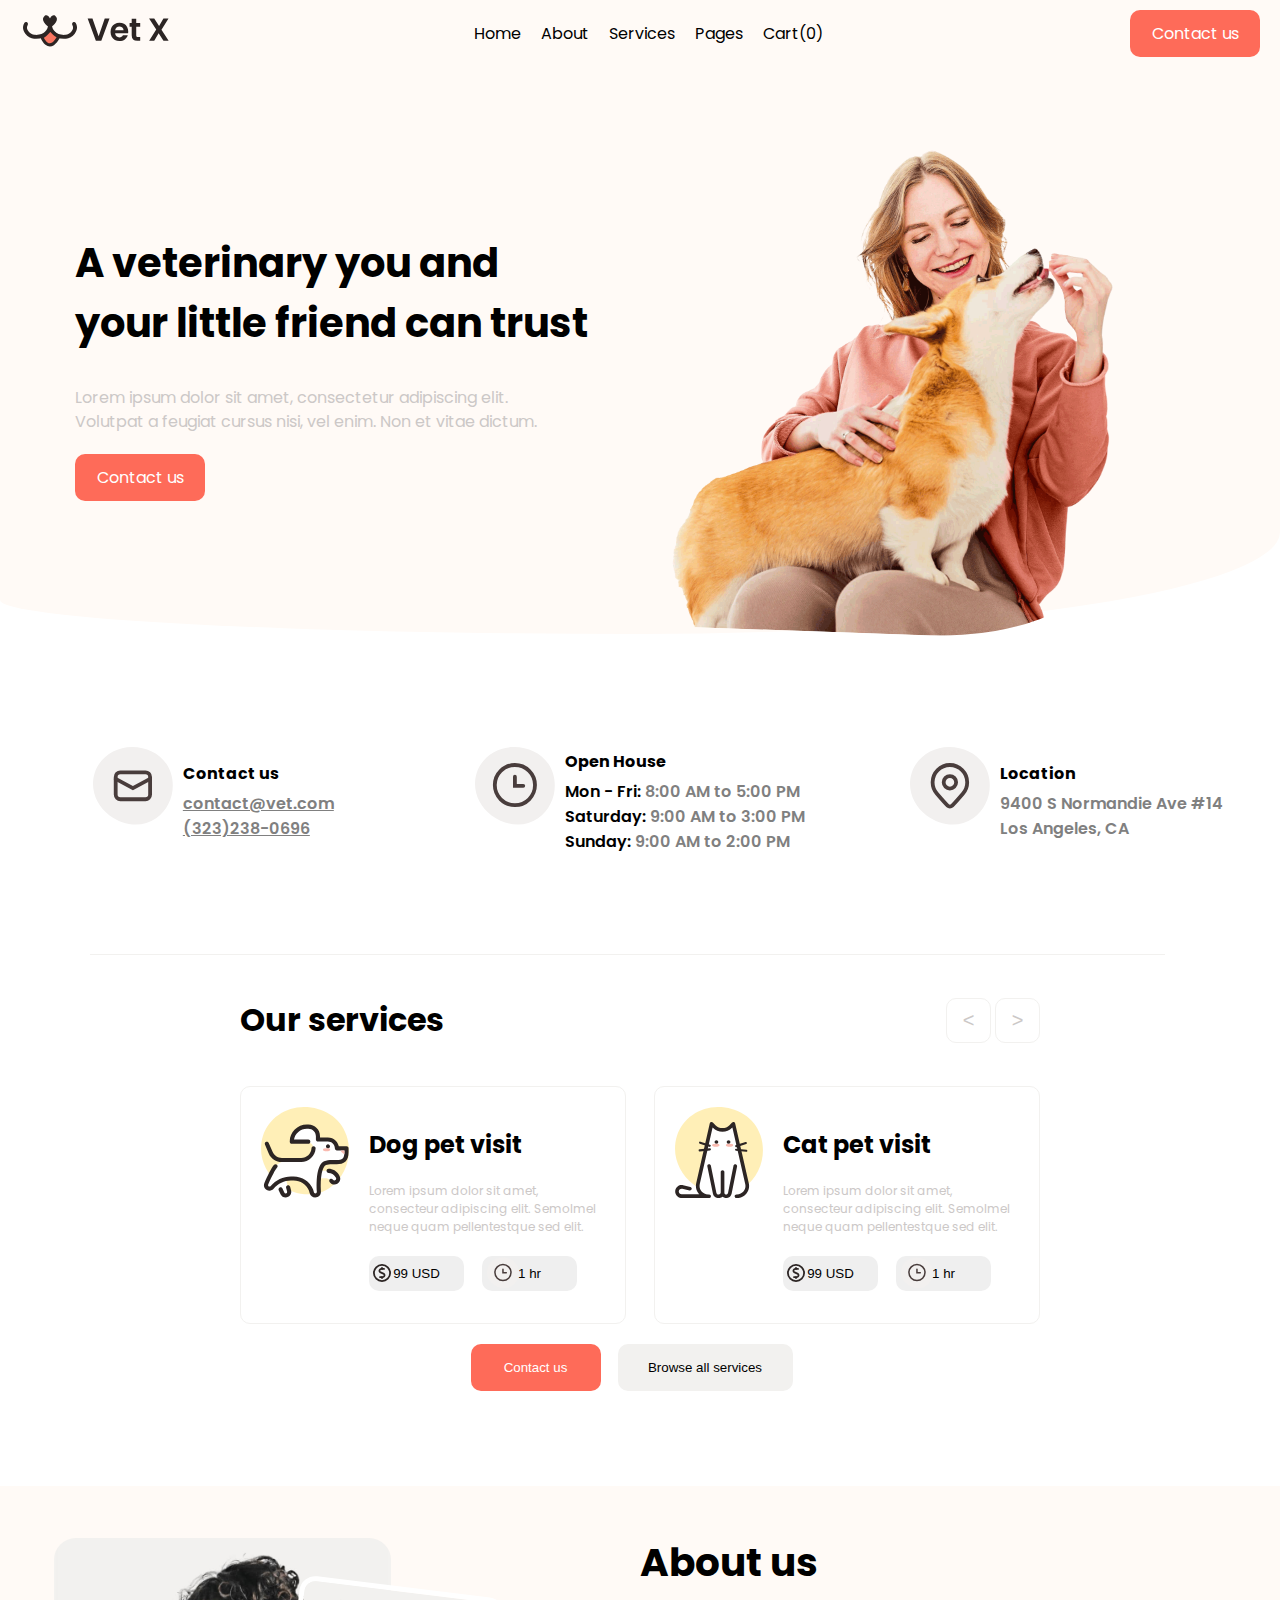
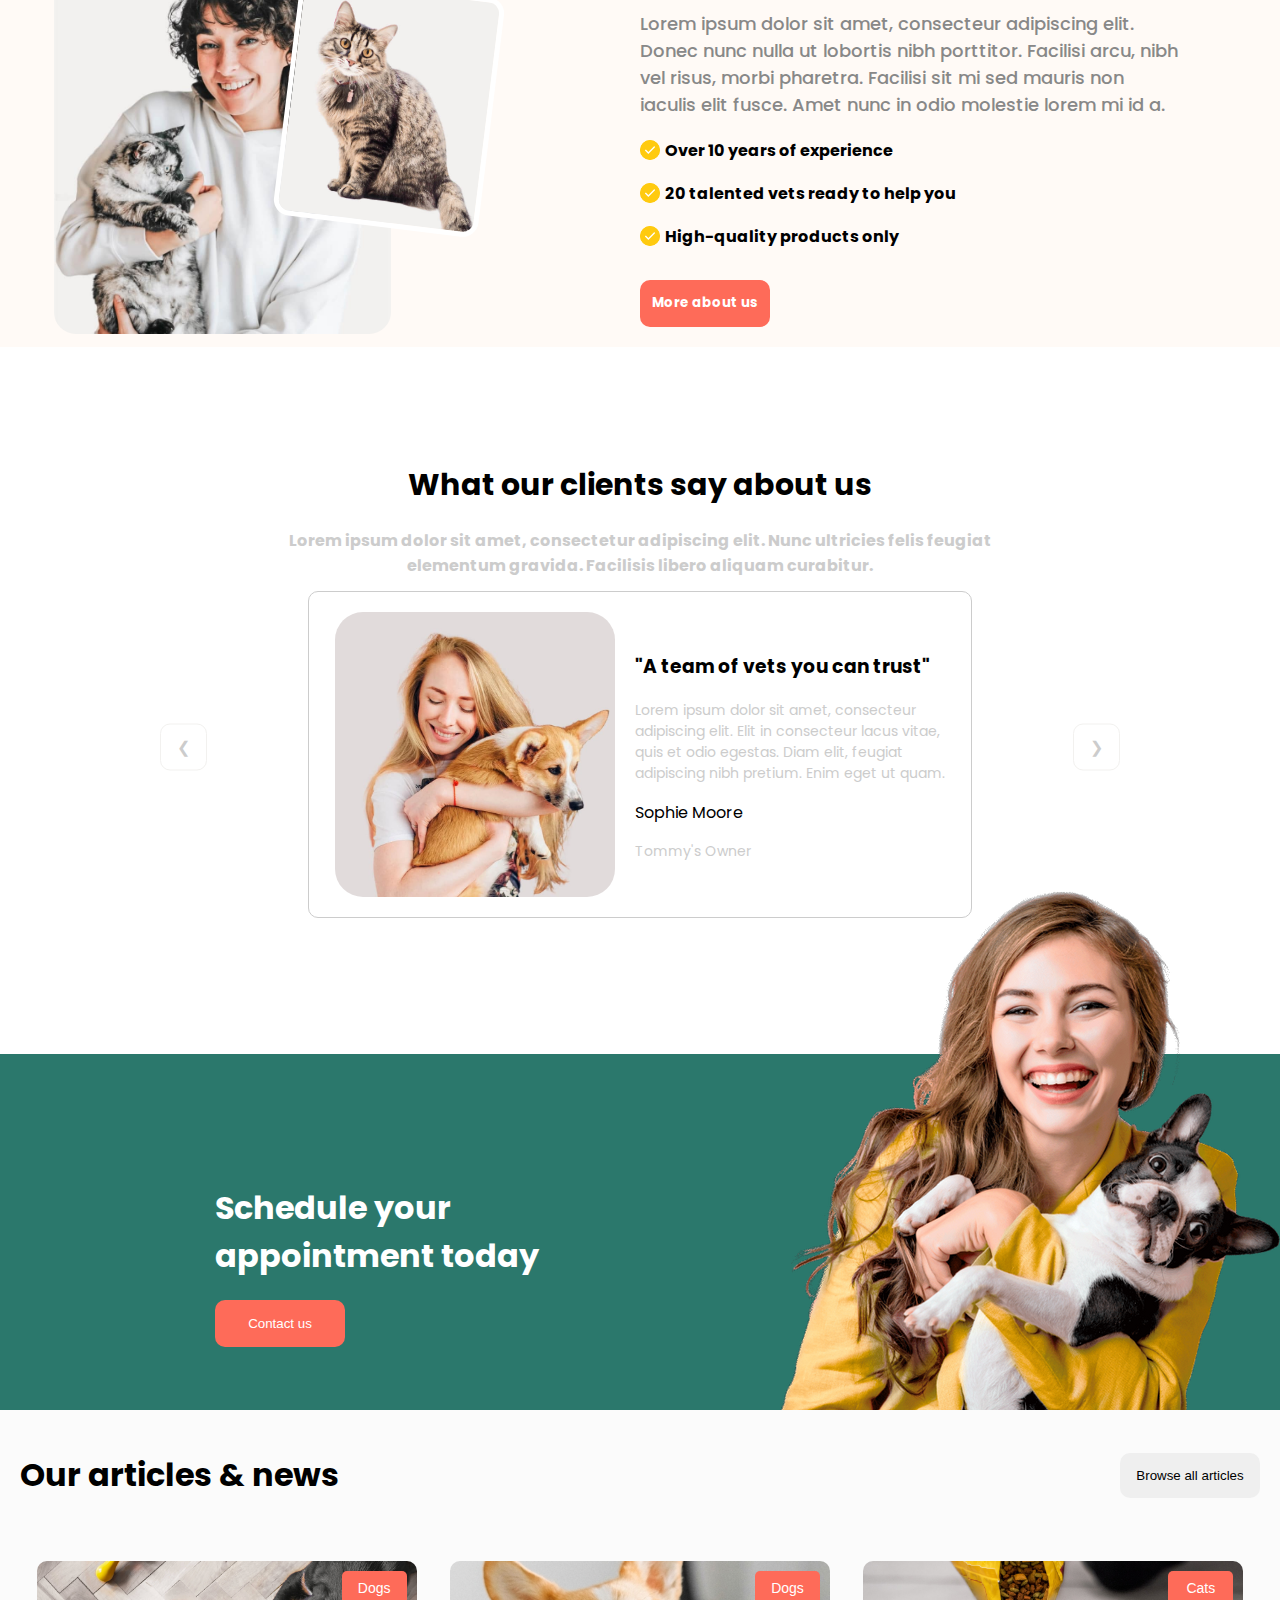
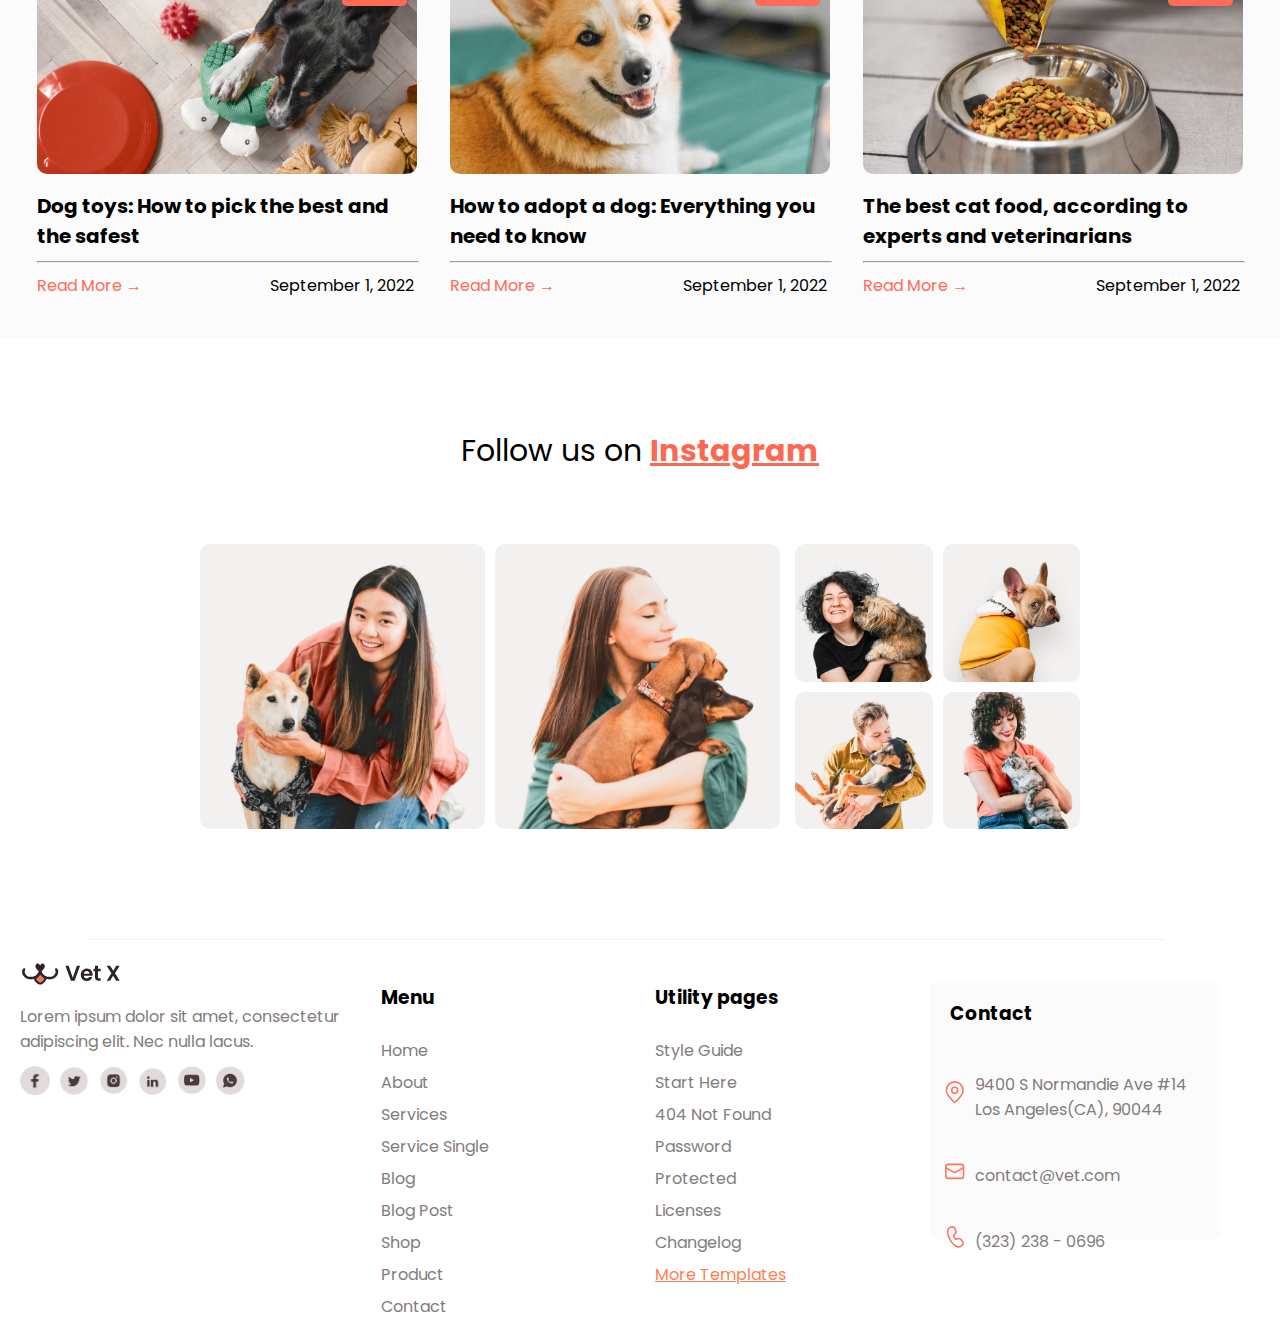
<file: projects/Animalerie/index.html>
<!DOCTYPE html>
<html lang="fr">
<head>
    <link rel="stylesheet" href="https://fonts.googleapis.com/css2?family=Poppins:wght@400;700&display=swap">
    <meta charset="UTF-8">
    <meta name="viewport" content="width=device-width, initial-scale=1.0">
    <link rel="stylesheet" href="styles.css">
    <title>Home</title>
</head>
<body>
    <header>
        <div class="logo">
            <img src="images/Logo 1.svg" alt="Logo">
        </div>
        <nav class="menu">
            <ul>
                <li><a href="#">Home</a></li>
                <li><a href="#">About</a></li>
                <li><a href="#">Services</a></li>
                <li><a href="#">Pages</a></li>
                <li class="cart"><a href="#">Cart(0)</a></li>
            </ul>
        </nav>
        <div class="contact-btn">
            <a href="#">Contact us</a>
        </div>
        <div class="hamburger-menu">
            <span>&#9776;</span>
        </div>
    </header>
    <div class="Bloc1">
        <div class="contenu1">
            <h2>A veterinary you and<br> your little friend can trust</h2>
            <p>Lorem ipsum dolor sit amet, consectetur adipiscing elit.<br>Volutpat a feugiat cursus nisi, vel enim. Non et vitae dictum.</p>
            <div class="contact-btn2">
                <a href="#">Contact us</a>
            </div>
        </div>
        <div class="image">
            <img src="images/images1.png" alt="Image">
        </div>
    </div>
    <div class="bloc2">
        <div class="carre">
            <img class="images-bloc2" src="images/email.svg" alt="Image 1">
            <div>
                <div class="bloc2-titre">Contact us</div>
                <div class="bloc2-textes1">contact@vet.com</div>
                <div class="bloc2-textes1">(323)238-0696</div>
            </div>
        </div>
        <div class="carre">
            <img class="images-bloc2" src="images/horloge.svg" alt="Image 2">
            <div>
                <div class="bloc2-titre">Open House</div>
                <div class="bloc2-textes2">Mon - Fri: <span class="bloc2-textes3">8:00 AM to 5:00 PM</span></div>
                <div class="bloc2-textes2">Saturday: <span class="bloc2-textes3">9:00 AM to 3:00 PM</span></div>
                <div class="bloc2-textes2">Sunday: <span class="bloc2-textes3">9:00 AM to 2:00 PM</span></div>
            </div>
        </div>
        <div class="carre">
            <img class="images-bloc2" src="images/maps.svg" alt="Image 3">
            <div>
                <div class="bloc2-titre">Location</div>
                <div class="bloc2-textes3">9400 S Normandie Ave #14<br>Los Angeles, CA</div>
            </div>
        </div>
    </div>
    <div class="barre-horizontale"></div>
    <div class="Bloc3">
        <div class="entete">
          <h1>Our services</h1>
          <div class="fleches">
            <button>&lt;</button>
            <button>&gt;</button>
          </div>
        </div>
        <div class="contenu2">
          <div class="rectangle-bloc3">
            <img src="images/icone-chiens.svg" alt="Image 1">
            <div class="info-rectangle">
              <h2>Dog pet visit</h2>
              <p>Lorem ipsum dolor sit amet,<br>consecteur adipiscing elit. Semolmel<br>neque quam pellentestque sed elit.</p>
              <div class="boutons1">
                <button><img class="dollars" src="images/dollars.svg" alt="Image 1"> 99 USD</button>
                <button><img class="horloge" src="images/horloge.svg" alt="Image 2"> 1 hr</button>
              </div>
            </div>
          </div>
          <div class="rectangle-bloc3">
            <img src="images/icone-chats.svg" alt="Image 2">
            <div class="info-rectangle">
              <h2>Cat pet visit</h2>
              <p>Lorem ipsum dolor sit amet,<br>consecteur adipiscing elit. Semolmel<br>neque quam pellentestque sed elit.</p>
              <div class="boutons1">
                <button><img class="dollars" src="images/dollars.svg" alt="Image 3"> 99 USD</button>
                <button><img class="horloge" src="images/horloge.svg" alt="Image 4"> 1 hr</button>
              </div>
            </div>
          </div>
        </div>
        <div class="boutons2">
          <button class="bouton1">Contact us</button>
          <button class="bouton2">Browse all services</button>
        </div>
    </div>
    <div class="bloc4">
      <div class="image-bloc4">
        <img src="images/images2.jpeg" alt="Votre Image" class="images2">
        <img class="images3" src="images/images3.jpg" alt="Votre Image" class="images3">
      </div>
      <div class="texte-bloc4">
        <h1>About us</h1>
        <p>Lorem ipsum dolor sit amet, consecteur adipiscing elit.<br>Donec nunc nulla ut lobortis nibh porttitor. Facilisi arcu, nibh<br>vel risus, morbi pharetra. Facilisi sit mi sed mauris non<br>iaculis elit fusce. Amet nunc in odio molestie lorem mi id a.</p>
        <div class="colonne-bloc4">
            <div class="colonne">
                <div>
                  <img src="images/validé.svg" alt="Image 1" class="valide">
                  <span>Over 10 years of experience</span>
                </div>
                <div>
                  <img src="images/validé.svg" alt="Image 2" class="valide">
                  <span>20 talented vets ready to help you</span>
                </div>
                <div>
                  <img src="images/validé.svg" alt="Image 3" class="valide">
                  <span>High-quality products only</span>
                </div>
            </div>    
        </div>
        <button class="bouton-plus">More about us</button>
      </div>
    </div>
    <div class="Bloc5">
        <div class="fleche gauche">&#10094;</div>
        <div class="contenu3">
            <h1>What our clients say about us</h1>
            <h2>Lorem ipsum dolor sit amet, consectetur adipiscing elit. Nunc ultricies felis feugiat<br>elementum gravida. Facilisis libero aliquam curabitur.</h2>
            <div class="rectangle-bloc5">
                <img src="images/images4.jpeg" alt="Image4">
                <div class="texte-bloc5">
                    <h3>"A team of vets you can trust"</h3>
                    <p>Lorem ipsum dolor sit amet, consecteur<br>adipiscing elit. Elit in consecteur lacus vitae,<br>quis et odio egestas. Diam elit, feugiat<br>adipiscing nibh pretium. Enim eget ut quam.</p>
                    <p>Sophie Moore</p>
                    <p>Tommy's Owner</p>
                </div>
            </div>
        </div>
        <div class="fleche droite">&#10095;</div>
    </div>
    <div class="Bloc6">
        <div class="contenu4">
            <div class="texte-bloc6">
                <h1>Schedule your<br>appointment today</h1>
                <button>Contact us</button>
            </div>
            <div class="image-bloc6">
                <img src="images/images5.png" alt="Image">
            </div>
        </div>
    </div>
    <div class="Bloc7">
        <div class="titre-Bloc7">
            <h1>Our articles & news</h1>
            <button>Browse all articles</button>
        </div>
        <div class="images-Bloc7">
            <div class="image-Bloc7">
                <button class="bouton-haut-droite">Dogs</button>
                <img src="images/images6.jpg" alt="Image 6">
                <h2>Dog toys: How to pick the best and the safest</h2>
                <hr>
                <span class="lire-plus">Read More →</span><span class="date-bloc7">September 1, 2022</span>
            </div>
            <div class="image-Bloc7">
                <button class="bouton-haut-droite">Dogs</button>
                <img src="images/images7.jpeg" alt="Image 7">
                <h2>How to adopt a dog: Everything you need to know</h2>
                <hr>
                <span class="lire-plus">Read More →</span><span class="date-bloc7">September 1, 2022</span>
            </div>
            <div class="image-Bloc7">
                <button class="bouton-haut-droite">Cats</button>
                <img src="images/images8.jpg" alt="Image 8">
                <h2>The best cat food, according to experts and veterinarians</h2>
                <hr>
                <span class="lire-plus">Read More →</span><span class="date-bloc7">September 1, 2022</span>
            </div>
        </div>
    </div>
    <div class="Bloc8">
        <span>Follow us on </span><span class="titre-bloc8"> Instagram</span>
        <div class="contenu5">
            <div class="image-gauche">
                <img src="images/images9.jpg" alt="Image 9">
                <img src="images/images10.jpg" alt="Image 10">
            </div>
            <div class="image-carre">
                <div class="images-bloc8">
                    <img src="images/images11.jpg" alt="Image 11">
                </div>
                <div class="images-bloc8">
                    <img src="images/images12.jpg" alt="Image 12">
                </div>
                <div class="images-bloc8">
                    <img src="images/images13.jpg" alt="Image 13">
                </div>
                <div class="images-bloc8">
                    <img src="images/images14.jpg" alt="Image 14">
                </div>
            </div>
        </div>
    </div>
    <div class="barre-horizontale"></div>
    <footer>
        <div class="footer-gauche">
            <div class="logo-footer">
                <img src="images/Logo 1.svg" alt="Logo">
            </div>
            <div class="texte-footer">
                Lorem ipsum dolor sit amet, consectetur<br>adipiscing elit. Nec nulla lacus.
            </div>
            <div class="sociale-icones">
                <img src="images/facebook.png" alt="Facebook">
                <img src="images/twitter.png" alt="Twitter">
                <img src="images/instagram.png" alt="Instagram">
                <img src="images/Linkdnl.png" alt="LinkedIn">
                <img src="images/youtube.png" alt="YouTube">
                <img src="images/whatsapp.png" alt="Whatsapp">
            </div>
        </div>
        <div class="footer-droite">
            <div class="colonnes">
                <h3>Menu</h3>
                <li>Home</li>
                <li>About</li>
                <li>Services</li>
                <li>Service Single</li>
                <li>Blog</li>
                <li>Blog Post</li>
                <li>Shop</li>
                <li>Product</li>
                <li>Contact</li>
            </div>
            <div class="colonnes">
                <h3>Utility pages</h3>
                <li>Style Guide</li>
                <li>Start Here</li>
                <li>404 Not Found</li>
                <li>Password Protected</li>
                <li>Licenses</li>
                <li>Changelog</li>
                <li><span class="more-templates">More Templates</span></li>
            </div>
            <div class="carre-footer">
                <h3>Contact</h3>
                <div class="image-footer">
                    <img src="images/maps2.svg" alt="Image 1">
                    <p>9400 S Normandie Ave #14<br>Los Angeles(CA), 90044</p>
                </div>
                <div class="image-footer">
                    <img src="images/email2.svg" alt="Image 2">
                    <p>contact@vet.com</p>
                </div>
                <div class="image-footer">
                    <img src="images/téléphone.svg" alt="Image 3">
                    <p>(323) 238 - 0696</p>
                </div>
            </div>
        </div>
    </footer>
</body>
</html>
</file>
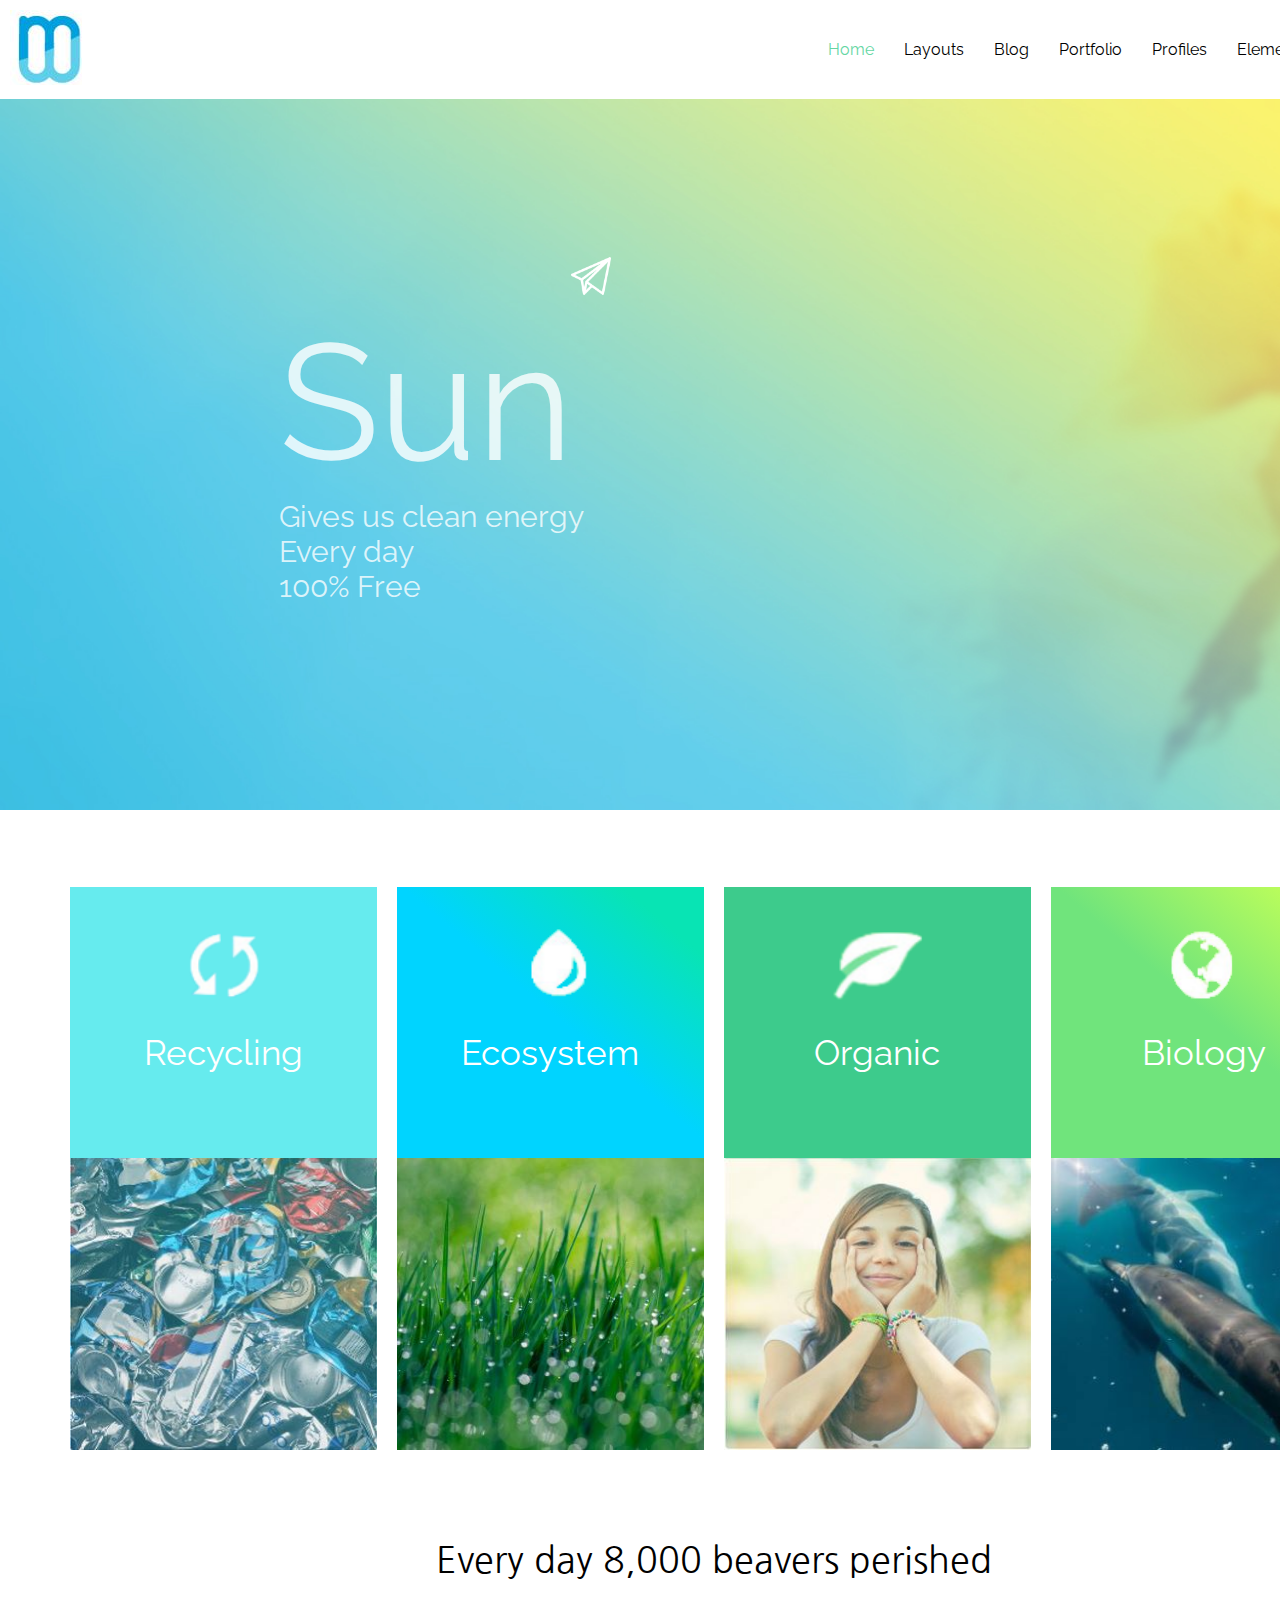
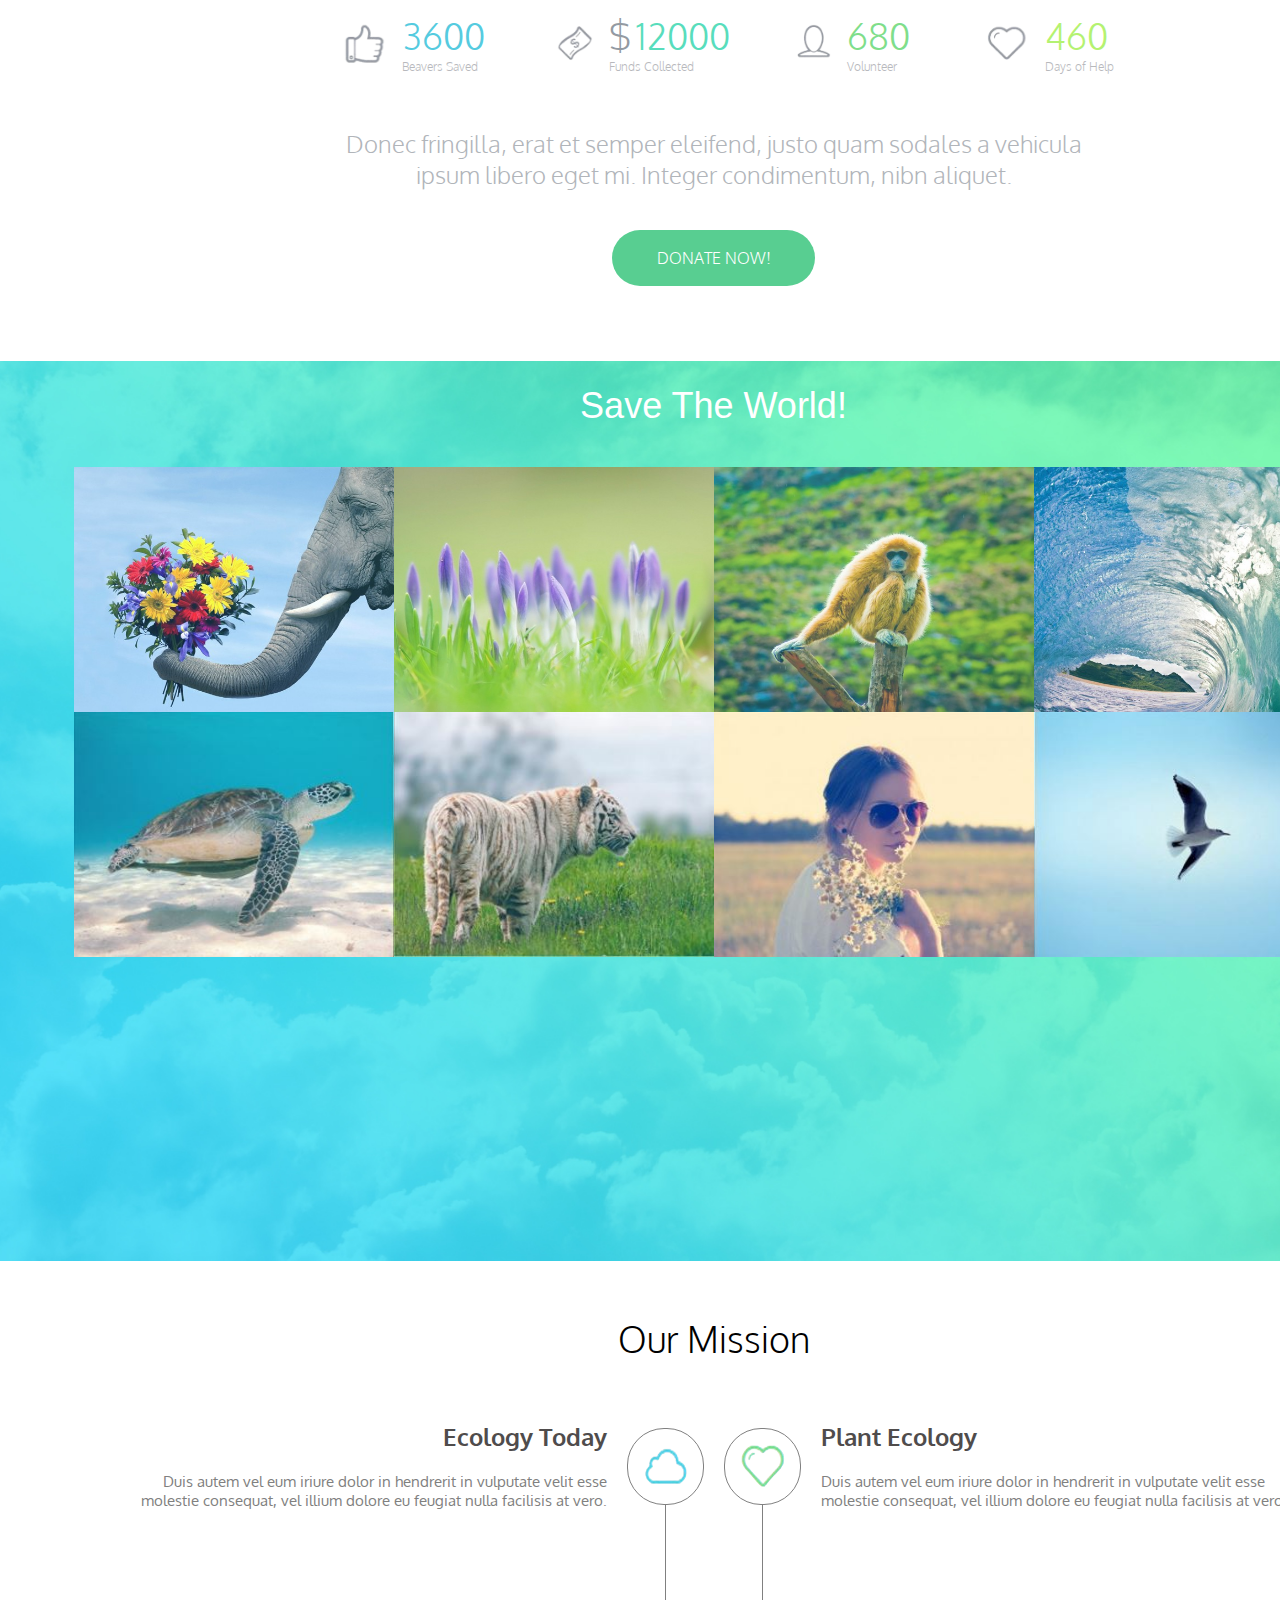
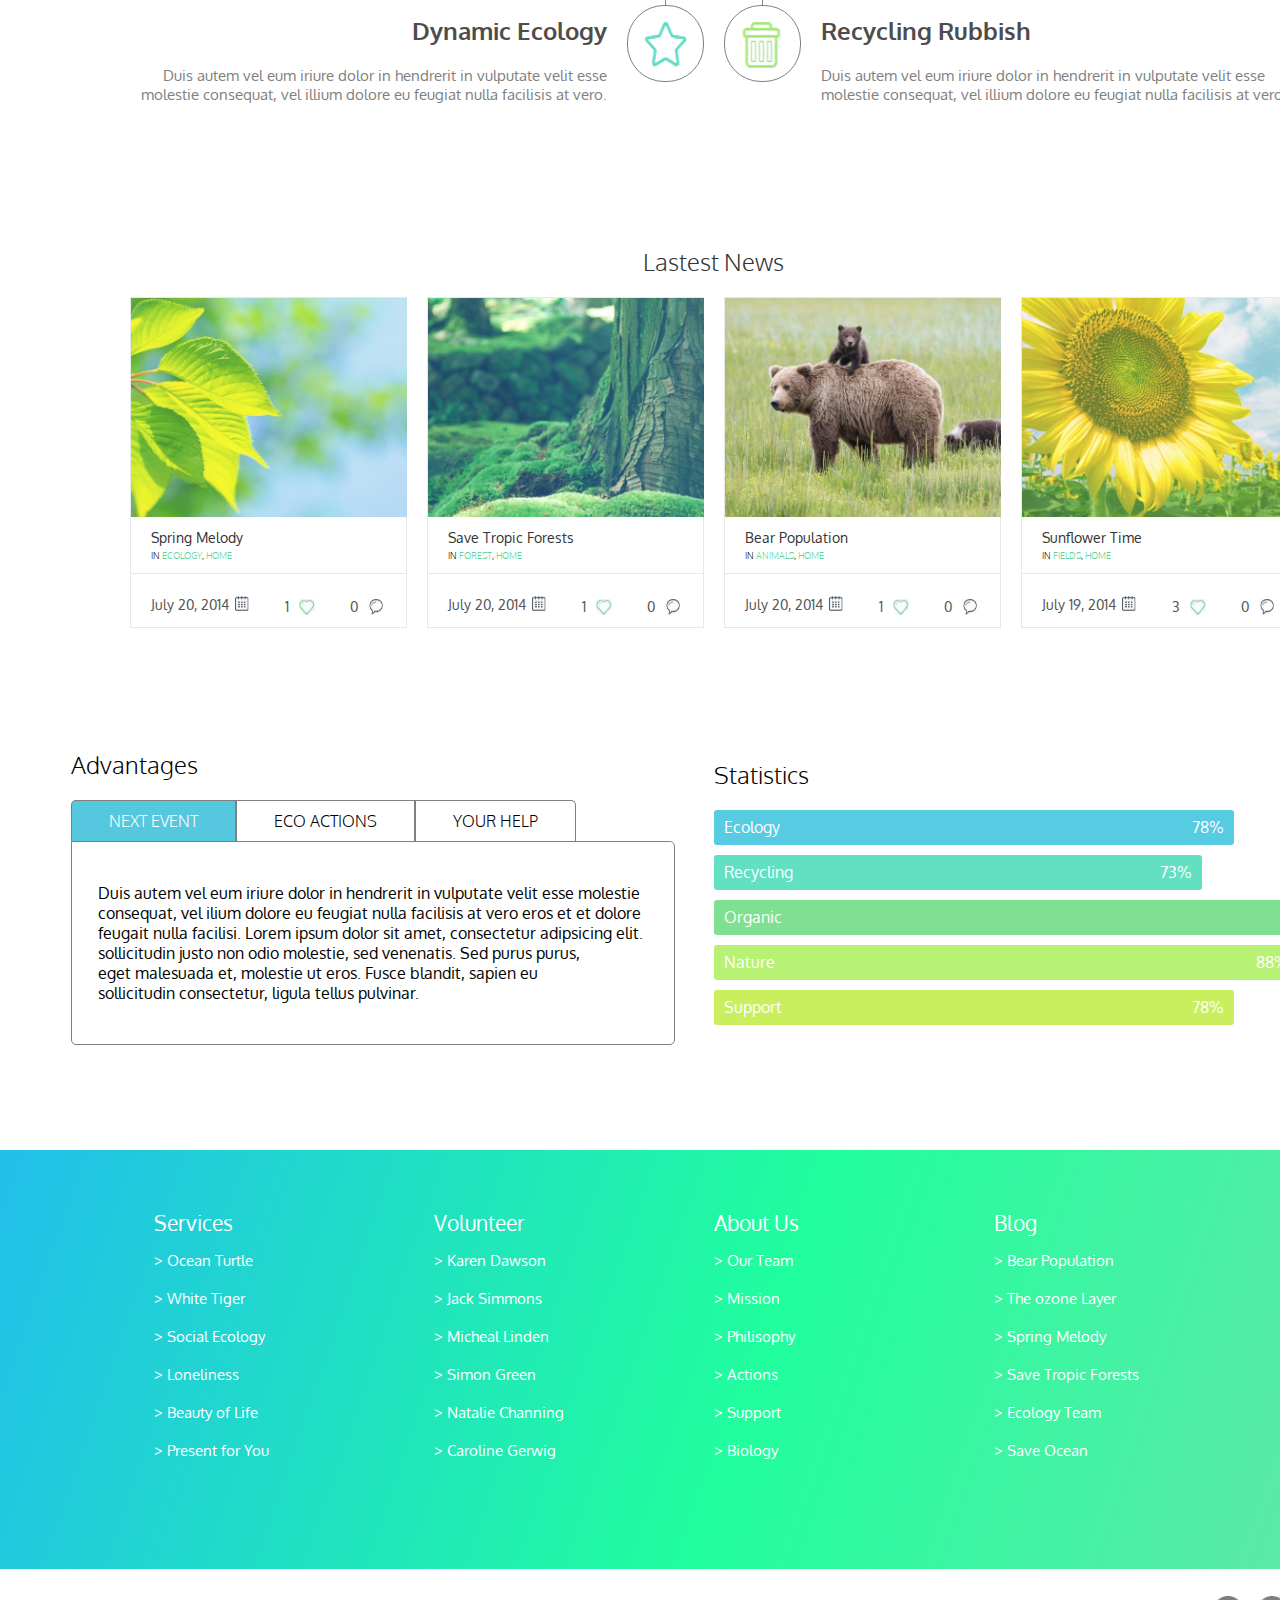
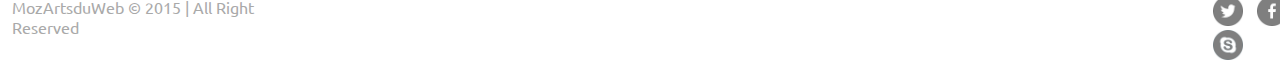
<file: projects/Ecosyst/index.html>
<!DOCTYPE html>
<html lang="fr">
<head>
    <link rel="preconnect" href="https://fonts.googleapis.com">
    <link href="https://fonts.googleapis.com/css2?family=Nanum+Gothic:wght@400;700&family=Oxygen:wght@300&display=swap" rel="stylesheet">
    <link rel="preconnect" href="https://fonts.googleapis.com">
    <link rel="preconnect" href="https://fonts.gstatic.com" crossorigin>
    <link href="https://fonts.googleapis.com/css2?family=Ubuntu:wght@300&display=swap" rel="stylesheet">
    <link rel="preconnect" href="https://fonts.googleapis.com">
    <link rel="preconnect" href="https://fonts.gstatic.com" crossorigin>
    <link href="https://fonts.googleapis.com/css2?family=Raleway&display=swap" rel="stylesheet">
    <link rel="preconnect" href="https://fonts.googleapis.com">
    <link rel="preconnect" href="https://fonts.gstatic.com" crossorigin>
    <link href="https://fonts.googleapis.com/css2?family=Oxygen&display=swap" rel="stylesheet">
    <link rel="preconnect" href="https://fonts.googleapis.com">
    <link rel="preconnect" href="https://fonts.gstatic.com" crossorigin>
    <link href="https://fonts.googleapis.com/css2?family=Quicksand:wght@300&display=swap" rel="stylesheet">
    <link rel="preconnect" href="https://fonts.googleapis.com">
    <link rel="preconnect" href="https://fonts.gstatic.com" crossorigin>
    <link href="https://fonts.googleapis.com/css2?family=Roboto:wght@300&display=swap" rel="stylesheet">
    <meta charset="UTF-8">
    <meta name="viewport" content="width=device-width, initial-scale=1.0, maximum-scale=1.0, user-scalable=no">
    <link rel="stylesheet" href="styles.css">
    <title>Site Ecologie</title>
</head>
<body>
    <header>
        <div class="logo">
            <img src="images/logo.JPG" alt="Logo de votre site">
        </div>
        <nav>
            <a class="menu1" href="#">Home</a>
            <a class="menu2" href="#">Layouts</a>
            <a class="menu3" href="#">Blog</a>
            <a class="menu4" href="#">Portfolio</a>
            <a class="menu5" href="#">Profiles</a>
            <a class="menu6" href="#">Elements</a>
            <a class="menu7" href="#">Contacts</a>
        </nav>     
    </header>
    <div class="bloc1">
          <div class="titre1">Sun</div>
          <div  class="texte1">Gives us clean energy</div>
          <div  class="texte1">Every day</div>
          <div  class="texte1">100% Free</div>
        <img class="telegram" src="images/telegram.png">
    </div>
    <div class="bloc2">
        <div class="carre1">
            <img class="recycler" src="images/recycling.png">
            <div class="texte4">Recycling</div>
            <img class="image1" src="images/dechets.png">
        </div>
        <div class="carre2">
            <img class="goute" src="images/goute.png">
            <div class="texte5">Ecosystem</div>
            <img class="image2" src="images/herbe.jpg">
        </div>
        <div class="carre3">
            <img class="feuille" src="images/feuille.png">
            <div class="texte6">Organic</div>
            <img class="image3" src="images/enfant.JPG">
        </div>
        <div class="carre4">
            <img class="terre" src="images/earth.png">
            <div class="texte7">Biology</div>
            <img class="image4" src="images/dauphin.jpg">
        </div>
    </div>
    <div class="bloc3">
        <h1 class="main-title">Every day 8,000 beavers perished</h1>
        <div class="bloc-container">
            <div class="bloc">
                <img src="images/like.png" alt="Icone" class="bloc-image">
                <div class="bloc-content">
                    <div class="bloc-number">3600</div>
                    <div class="bloc-text">Beavers Saved</div>
                </div>
            </div>
            <div class="bloc">
                <img src="images/money.png" alt="Icone" class="bloc-image">
                <div class="bloc-content">
                    <div class="bloc-number">
                        <span class="bloc-symbol">$</span>12000
                    </div>
                    <div class="bloc-text">Funds Collected</div>
                </div>
            </div>
            <div class="bloc">
                <img src="images/profil.png" alt="Icone" class="bloc-image">
                <div class="bloc-content">
                    <div class="bloc-number">680</div>
                    <div class="bloc-text">Volunteer</div>
                </div>
            </div>
            <div class="bloc">
                <img src="images/heart.png" alt="Icone" class="bloc-image">
                <div class="bloc-content">
                    <div class="bloc-number">460</div>
                    <div class="bloc-text">Days of Help</div>
                </div>
            </div>
        </div>

        <h2 class="sub-title">Donec fringilla, erat et semper eleifend, justo quam sodales a vehicula<br>ipsum libero eget mi. Integer condimentum, nibn aliquet.</h2>
        <a href="#" class="rounded-button">DONATE NOW!</a>
    </div>
    <div class="bloc6">
        <h1>Save The World!</h1>
        <div class="gallery">
            <div class="image-container">
                <img src="images/illustration3.jpg" alt="Description de l'image">
                <div class="overlay">
                    <div class="text-container">
                        <p>Present for you</p>
                        <p class="subtext">ECOLOGY<span>,</span> HOME</p>
                    </div>
                </div>
                <div class="small-images">
                    <img src="images/loupe.JPG" alt="Petite image 1">
                    <img src="images/epingle.JPG" alt="Petite image 2">
                </div>
            </div>
            <div class="image-container">
                <img src="images/illustration1.jpg" alt="Description de l'image">
            </div>
            <div class="image-container">
                <img src="images/illustration4.jpg" alt="Description de l'image">
            </div>
            <div class="image-container">
                <img src="images/illustration2.jpg" alt="Description de l'image">
            </div>
            <div class="image-container">
                <img src="images/illustration9.JPG" alt="Description de l'image">
            </div>
            <div class="image-container">
                <img src="images/illustration10.JPG" alt="Description de l'image">
            </div>
            <div class="image-container">
                <img src="images/illustration11.JPG" alt="Description de l'image">
            </div>
            <div class="image-container">
                <img src="images/illustration12.JPG" alt="Description de l'image">
                <div class="overlay">
                    <div class="text-container">
                        <p>Present for you</p>
                        <p class="subtext">ECOLOGY<span>,</span> HOME</p>
                    </div>
                </div>
                <div class="small-images">
                    <img src="images/loupe.JPG" alt="Petite image 1">
                    <img src="images/epingle.JPG" alt="Petite image 2">
                </div>
            </div>
        </div>
    </div>
    <div class="bloc7">
        <h1 class="title">Our Mission</h1>
        <div class="separator-container">
            <div class="left-column">
                <div class="text-block">
                    <h2>Ecology Today</h2>
                    <p>Duis autem vel eum iriure dolor in hendrerit in vulputate velit esse<br> 
                    molestie consequat, vel illium dolore eu feugiat nulla facilisis at vero.</p>
                </div>
                <div class="text-block">
                    <h2>Dynamic Ecology</h2>
                    <p>Duis autem vel eum iriure dolor in hendrerit in vulputate velit esse<br> 
                    molestie consequat, vel illium dolore eu feugiat nulla facilisis at vero.</p>
                </div>
            </div>
            <!-- Première ligne d'images -->
            <div class="image-container2">
                <img src="images/nuage.png" alt="Image 1"> <!-- Image du haut -->
                <div class="separator"></div>
                <img src="images/star.png" alt="Image 2"> <!-- Image du bas -->
            </div>
            <div class="image-container2">
                <img src="images/heart2.png" alt="Image 3"> <!-- Image du haut -->
                <div class="separator"></div>
                <img src="images/trash.png" alt="Image 4"> <!-- Image du bas -->
            </div>
            <div class="right-column">
                <div class="text-block">
                    <h2>Plant Ecology</h2>
                    <p>Duis autem vel eum iriure dolor in hendrerit in vulputate velit esse<br>
                    molestie consequat, vel illium dolore eu feugiat nulla facilisis at vero.</p>
                </div>
                <div class="text-block">
                    <h2>Recycling Rubbish</h2>
                    <p>Duis autem vel eum iriure dolor in hendrerit in vulputate velit esse<br>
                    molestie consequat, vel illium dolore eu feugiat nulla facilisis at vero.</p>
                </div>
            </div>
        </div>
    </div>
    <div class="bloc4">
        <h1>Lastest News</h1> <!-- Titre centré ajouté -->
    
        <div class="image-container3">
            <figure>
                <img src="images/illustration7.jpg" alt="Image 1">
                <figcaption>
                    Spring Melody
                    <div class="additional-text">
                        <span class="in">IN</span> <span class="forest-ecology">ECOLOGY</span><span>, </span><span class="forest-ecology">HOME</span>
                    </div>
                </figcaption>
                <div class="below-border">
                    <p>July 20, 2014</p>
                    <img src="images/calendrier.JPG" alt="Calendrier">
                    <div class="post-details">
                        <span>1<img src="images/coeur3.png" alt="Cœur"></span>
                        <span>0<img src="images/commentaire.JPG" alt="Commentaire"></span>
                    </div>
                </div>
            </figure>
            <figure>
                <img src="images/illustration8.jpg" alt="Image 2">
                <figcaption>
                    Save Tropic Forests
                    <div class="additional-text">
                        <span class="in">IN</span> <span class="forest-ecology">FOREST</span><span>, </span><span class="forest-ecology">HOME</span>
                    </div>
                </figcaption>
                <div class="below-border">
                    <p>July 20, 2014</p>
                    <img src="images/calendrier.JPG" alt="Calendrier">
                    <div class="post-details">
                        <span>1<img src="images/coeur3.png" alt="Cœur"></span>
                        <span>0<img src="images/commentaire.JPG" alt="Commentaire"></span>
                    </div>
                </div>
            </figure>
            <figure>
                <img src="images/illustration6.jpg" alt="Image 3">
                <figcaption>
                    Bear Population
                    <div class="additional-text">
                        <span class="in">IN</span> <span class="forest-ecology">ANIMALS</span><span>, </span><span class="forest-ecology">HOME</span>
                    </div>
                </figcaption>
                <div class="below-border">
                    <p>July 20, 2014</p>
                    <img src="images/calendrier.JPG" alt="Calendrier">
                    <div class="post-details">
                        <span>1<img src="images/coeur3.png" alt="Cœur"></span>
                        <span>0<img src="images/commentaire.JPG" alt="Commentaire"></span>
                    </div>
                </div>
            </figure>
            <figure>
                <img src="images/illustration5.jpg" alt="Image 4">
                <figcaption>
                    Sunflower Time
                    <div class="additional-text">
                        <span class="in">IN</span> <span class="forest-ecology">FIELDS</span><span>, </span><span class="forest-ecology">HOME</span>
                    </div>
                </figcaption>
                <div class="below-border">
                    <p>July 19, 2014</p>
                    <img src="images/calendrier.JPG" alt="Calendrier">
                    <div class="post-details">
                        <span>3<img src="images/coeur3.png" alt="Cœur"></span>
                        <span>0<img src="images/commentaire.JPG" alt="Commentaire"></span>
                    </div>
                </div>
            </figure>
        </div>
    </div>
    <div class="bloc5">
        <section>
            <h2>Advantages</h2>
    
            <!-- Onglets -->
            <div class="tabs">
                <div class="tab blue">NEXT EVENT</div> <!-- Onglet 1 avec classe "blue" -->
                <div class="tab">ECO ACTIONS</div>
                <div class="tab">YOUR HELP</div>
            </div>

            <!-- Rectangle avec texte -->
            <div class="rectangle">
                <p>Duis autem vel eum iriure dolor in hendrerit in vulputate velit esse molestie<br>
                consequat, vel ilium dolore eu feugiat nulla facilisis at vero eros et et dolore<br> 
                feugait nulla facilisi. Lorem ipsum dolor sit amet, consectetur adipsicing elit.<br> 
                sollicitudin justo non odio molestie, sed venenatis. Sed purus purus,<br> 
                eget malesuada et, molestie ut eros. Fusce blandit, sapien eu<br>
                sollicitudin consectetur, ligula tellus pulvinar.</p>
            </div>
        </section>
        <section>
            <h2>Statistics</h2>
            <div class="bar-container">
                <div class="bar" style="width: 78%; background-color: #57cbe2; border-radius: 3px ;">
                    <span>Ecology</span>
                    <span class="percentage">78%</span>
                </div>
            </div>
            <div class="bar-container">
                <div class="bar" style="width: 73%; background-color: #63e0c2; border-radius: 3px;">
                    <span>Recycling</span>
                    <span class="percentage">73%</span>
                </div>
            </div>
            <div class="bar-container">
                <div class="bar" style="width: 92%; background-color: #7fe091;border-radius: 3px ;">
                    <span>Organic</span>
                    <span class="percentage">92%</span>
                </div>
            </div>
            <div class="bar-container">
                <div class="bar" style="width: 88%; background-color: #b7f274; border-radius: 3px ;">
                    <span>Nature</span>
                    <span class="percentage">88%</span>
                </div>
            </div>
            <div class="bar-container">
                <div class="bar" style="width: 78%; background-color: #c9ef5e; border-radius: 3px ;">
                    <span>Support</span>
                    <span class="percentage">78%</span>
                </div>
            </div>
        </section>
    </div>
    <div class="bloc8">
        <div class="colonne">Services
            <br>
            <ul class="puce">
                <li><a> > Ocean Turtle </a></li>
                <br>
                <li> > White Tiger</li>
                <br>
                <li> > Social Ecology</li>
                <br>
                <li> > Loneliness</li>
                <br>
                <li> > Beauty of Life</li>
                <br>
                <li> > Present for You</li>
            </ul>
        </div>
        <div class="colonne">Volunteer
            <br>
            <ul class="puce">
                <li> > Karen Dawson</li>
                <br>
                <li> > Jack Simmons</li>
                <br>
                <li> > Micheal Linden</li>
                <br>
                <li> > Simon Green</li>
                <br>
                <li> > Natalie Channing</li>
                <br>
                <li> > Caroline Gerwig</li>
            </ul>
        </div>
        <div class="colonne">About Us
            <br>
            <ul class="puce">
                <li> > Our Team</li>
                <br>
                <li> > Mission</li>
                <br>
                <li> > Philisophy</li>
                <br>
                <li> > Actions</li>
                <br>
                <li> > Support</li>
                <br>
                <li> > Biology</li>
            </ul>
        </div>
        <div class="colonne">Blog
            <br>
            <ul class="puce">
                <li> > Bear Population </li>
                <br>
                <li> > The ozone Layer</li>
                <br>
                <li> > Spring Melody</li>
                <br>
                <li> > Save Tropic Forests</li>
                <br>
                <li> > Ecology Team</li>
                <br>
                <li> > Save Ocean</li>
            </ul>
        </div>
    </div>
    <footer>
        <div class="footer-content">
            <div class="Nom">MozArtsduWeb © 2015 | All Right Reserved</div>
            <div class="social-icons">
                <a href="#"><img src="images/twitter.png" alt="Twitter"></a>
                <a href="#"><img src="images/facebook.png" alt="Facebook"></a>
                <a href="#"><img src="images/google-plus.png" alt="Google Plus"></a>
                <a href="#"><img src="images/Vine-Logo.png" alt="Vine"></a>
                <a href="#"><img src="images/skype.png" alt="Skype"></a>
            </div>
        </div>
    </footer>
    <script>
        function openTab(evt, tabName) {
            var i, tabcontent, tablinks;
    
            // Cache tout le contenu des onglets
            tabcontent = document.getElementsByClassName("tabcontent");
            for (i = 0; i < tabcontent.length; i++) {
                tabcontent[i].style.display = "none";
            }
    
            // Supprime la classe "active" de tous les boutons
            tablinks = document.getElementsByClassName("tablinks");
            for (i = 0; i < tablinks.length; i++) {
                tablinks[i].className = tablinks[i].className.replace(" active", "");
            }
    
            // Affiche le contenu de l'onglet courant et ajoute la classe "active" au bouton correspondant
            document.getElementById(tabName).style.display = "block";
            evt.currentTarget.className += " active";
        }
    
        // Ouvre par défaut l'onglet 1
        document.getElementById("defaultOpen").click();
    </script>
</body>
</html>
</file>
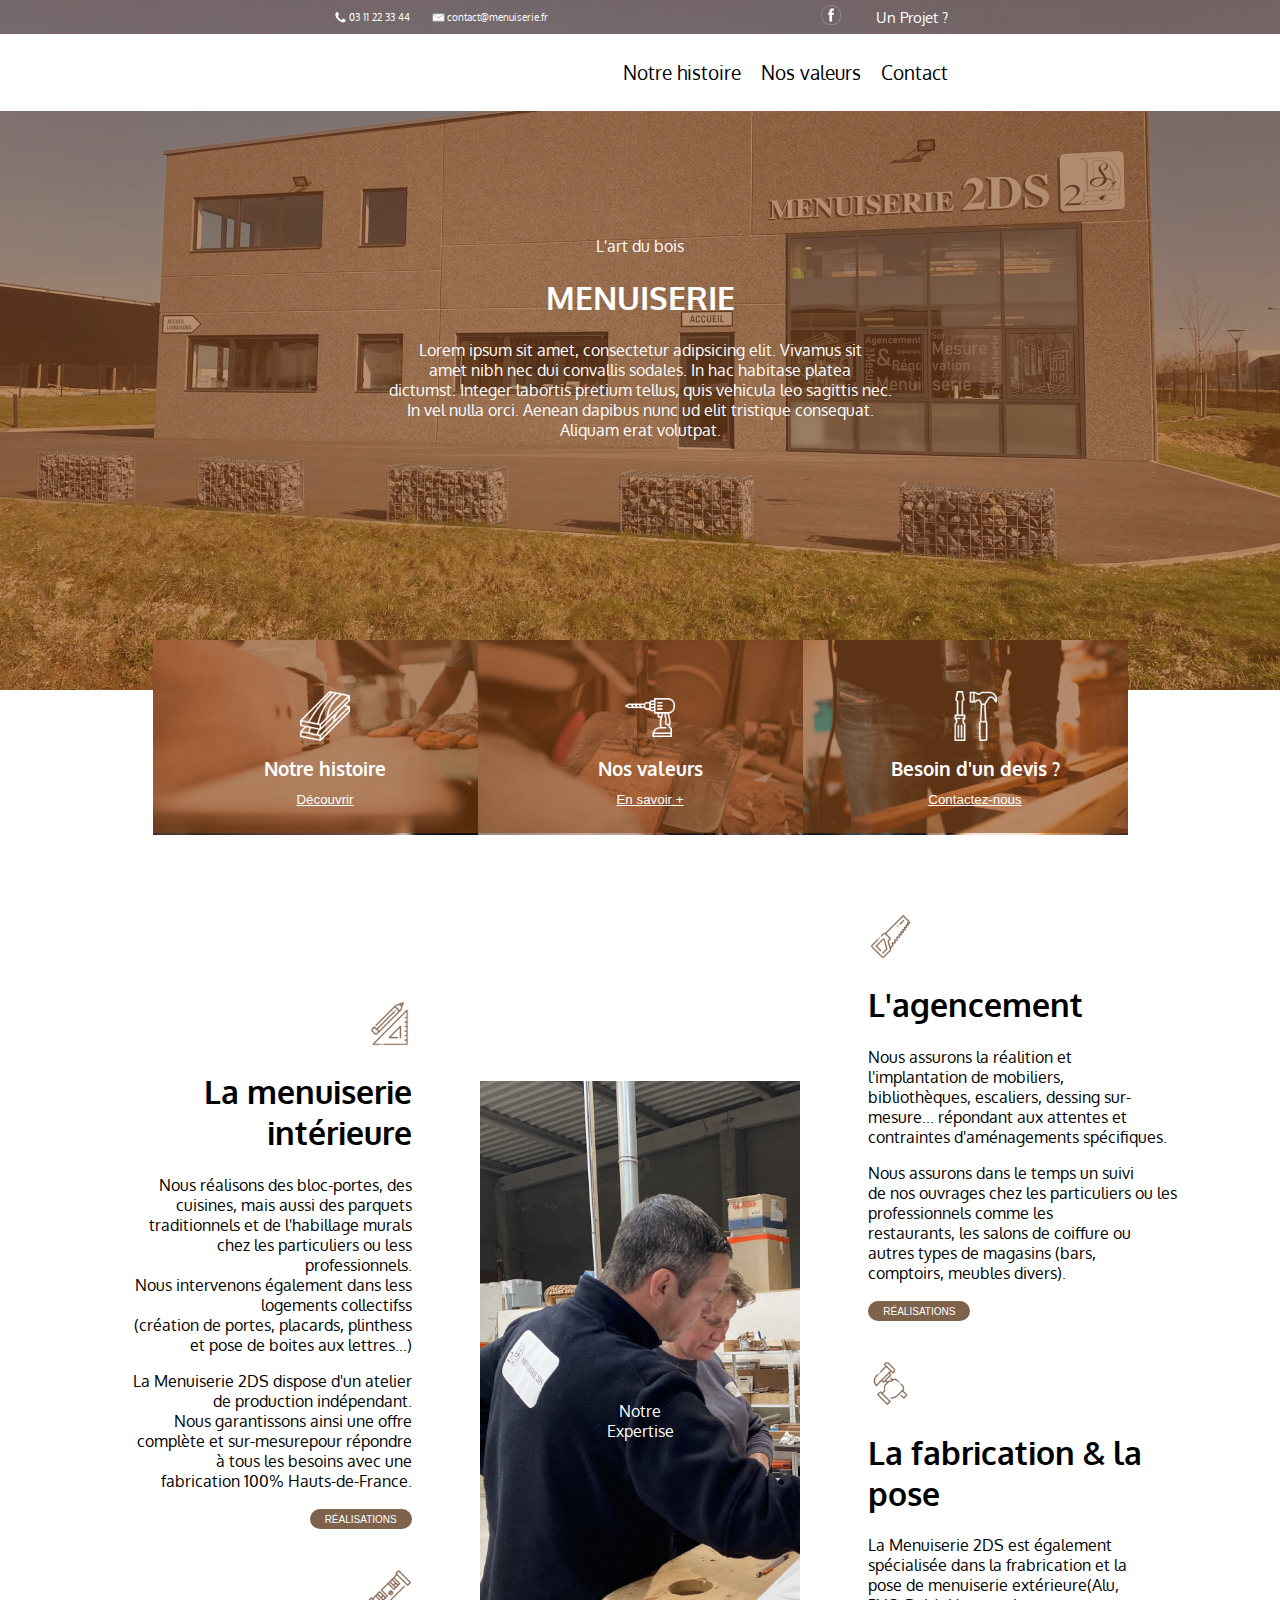
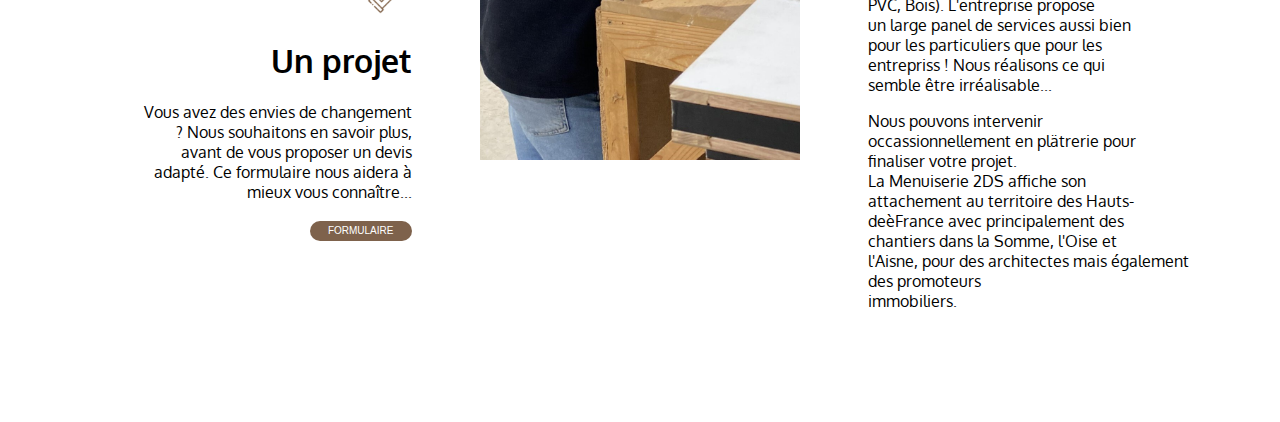
<file: projects/Menuiserie/index.html>
<!DOCTYPE html>
<html lang="fr">
<head>
  <meta charset="UTF-8">
  <meta name="viewport" content="width=device-width, initial-scale=1.0">
  <title>Poc HTML/Css</title>
  <link rel="stylesheet" href="styles.css">
  <link href="https://fonts.googleapis.com/css2?family=Nanum+Gothic:wght@400;700&family=Oxygen:wght@300&display=swap" rel="stylesheet">
</head>
<body>
    <header>
        <div class="top-bar">
        <div class="left">
            <span class="numbers"><img src="images/telephone.png" alt="Phone"> 03 11 22 33 44</span>
            <span class="email"><img src="images/mail.png" alt="email"> contact@menuiserie.fr</span>
        </div>
        <div class="right">
            <a href="https://facebook.com" target="_blank">
            <img src="images/facebook.png" alt="Facebook" class="social-icon">
            </a>
            <span class="projet">Un Projet ?</span>
        </div>
        </div>
        <div class="nav-bar">
            <nav>
                <ul class="nav-list">
                    <li><a href="#">Notre histoire</a></li>
                    <li><a href="#">Nos valeurs</a></li>
                    <li><a href="#">Contact</a></li>
                </ul>
                <button class="hamburger" aria-label="Menu">
                    <img src="images/hamburger.png" alt="Menu">
                </button>
            </nav>
        </div>     
        <span class="projet2">Un Projet ?</span>   
        <div class="center">
            <p>L'art du bois</p>
            <h1>MENUISERIE</h1>
            <p>Lorem ipsum sit amet, consectetur adipsicing elit. Vivamus sit<br>amet nibh nec dui convallis sodales. In hac habitase platea<br> dictumst. Integer labortis pretium tellus, quis vehicula leo sagittis nec.<br>In vel nulla orci. Aenean dapibus nunc ud elit tristique consequat.<br>Aliquam erat volutpat.</bt></p>
        </div> 
    </header>
    <section class="block1">
        <div class="image-container">
        <img class="image-block1" src="images/parallax-4.jpg" alt="Image 1">
        <div class="overlay">
            <img src="images/bois.png" alt="Icon 1" class="icon">
            <p>Notre histoire</p>
            <button>Découvrir</button>
        </div>
        </div>
        <div class="image-container">
        <img class="image-block1" src="images/parallax-3.jpg" alt="Image 2">
        <div class="overlay">
            <img src="images/percer.png" alt="Icon 2" class="icon">
            <p>Nos valeurs</p>
            <button>En savoir +</button>
        </div>
        </div>
        <div class="image-container">
        <img class="image-block1" src="images/parallax-2.jpg" alt="Image 3">
        <div class="overlay">
            <img src="images/marteau.png" alt="Icon 3" class="icon">
            <p>Besoin d'un devis ?</p>
            <button>Contactez-nous</button>
        </div>
        </div>
    </section>
    <!-- Section avec texte et image centrale -->
    <section class="block2">
        <div class="section">
            <div class="text-columns">
                <div class="block-left">
                    <img src="images/icon-2-q7k3tctbqkncvuodp2h50xrxcsp8m04k59iedttokw.png">
                    <h1>La menuiserie intérieure</h1>
                    <p>Nous réalisons des bloc-portes, des<br>cuisines, mais aussi des parquets<br>traditionnels et  de l'habillage murals<br>chez les particuliers ou less<br>professionnels.<br>Nous intervenons également dans less<br>logements collectifss<br>(création de portes, placards, plinthess<br>et pose de boites aux lettres...)</p>
                    <p>La Menuiserie 2DS dispose d'un atelier<br>de production indépendant.<br> Nous garantissons ainsi une offre<br>complète et sur-mesurepour répondre<br>à tous les besoins avec une<br>fabrication 100% Hauts-de-France.</p>
                    <button>RÉALISATIONS</button>
                </div>
                <div class="block-left">
                    <img src="images/icon-6-q7k3tfmub2r7uoka8lp0qf2b4ybc93fr5ngutnpi28.png">
                    <h1>Un projet</h1>
                    <p>Vous avez des envies de changement<br>? Nous souhaitons en savoir plus,<br> avant de vous proposer un devis<br>adapté. Ce formulaire nous aidera à <br>mieux vous connaître...</p>
                    <button>FORMULAIRE</button>
                </div>
            </div>
            <div class="top-image-container">
                <img src="images/IMG_4266-scaled.jpg" alt="Image Centrale">
                <div class="top-image-text">
                    <p>Notre <br> Expertise</p>
                </div>
            </div>
            
            <div class="text-columns">
                <div class="block-right">
                    <img src="images/icon-1-q7k3tm7pmx083yaq66jepvejanewqz5vik196lfquo.png">
                    <h1>L'agencement</h1>
                    <p>Nous assurons la réalition et<br>l'implantation de mobiliers,<br>bibliothèques, escaliers, dessing sur-<br>mesure... répondant aux attentes et<br>contraintes d'aménagements spécifiques.</p>
                    <p>Nous assurons dans le temps un suivi<br>de nos ouvrages chez les particuliers ou les professionnels comme les<br> restaurants, les salons de coiffure ou<br> autres types de magasins (bars,<br>comptoirs, meubles divers).</p>
                    <button>RÉALISATIONS</button>
                </div>
                <div class="block-right">
                    <img src="images/icon-5-q7k3tl9vg2yxscc3bo4s5dn2p9jjja256fdrpbh50w.png">
                    <h1>La fabrication & la pose</h1>
                    <p>La Menuiserie 2DS est également<br>spécialisée dans la frabrication et la<br>pose de menuiserie extérieure(Alu,<br>PVC, Bois). L'entreprise propose<br>un large panel de services aussi bien<br> pour les particuliers que pour les<br> entrepriss ! Nous réalisons ce qui<br>semble être irréalisable...</p>
                    <p>Nous pouvons intervenir<br>occassionnellement en plätrerie pour<br>finaliser votre projet.<br>La Menuiserie 2DS affiche son<br>attachement au territoire des Hauts-<br>deèFrance avec principalement des<br>chantiers dans la Somme, l'Oise et<br>l'Aisne, pour des architectes mais également des promoteurs<br>immobiliers.</p>
                </div>
            </div>
        </div>
    </section>
    
</body>
</html>
</file>
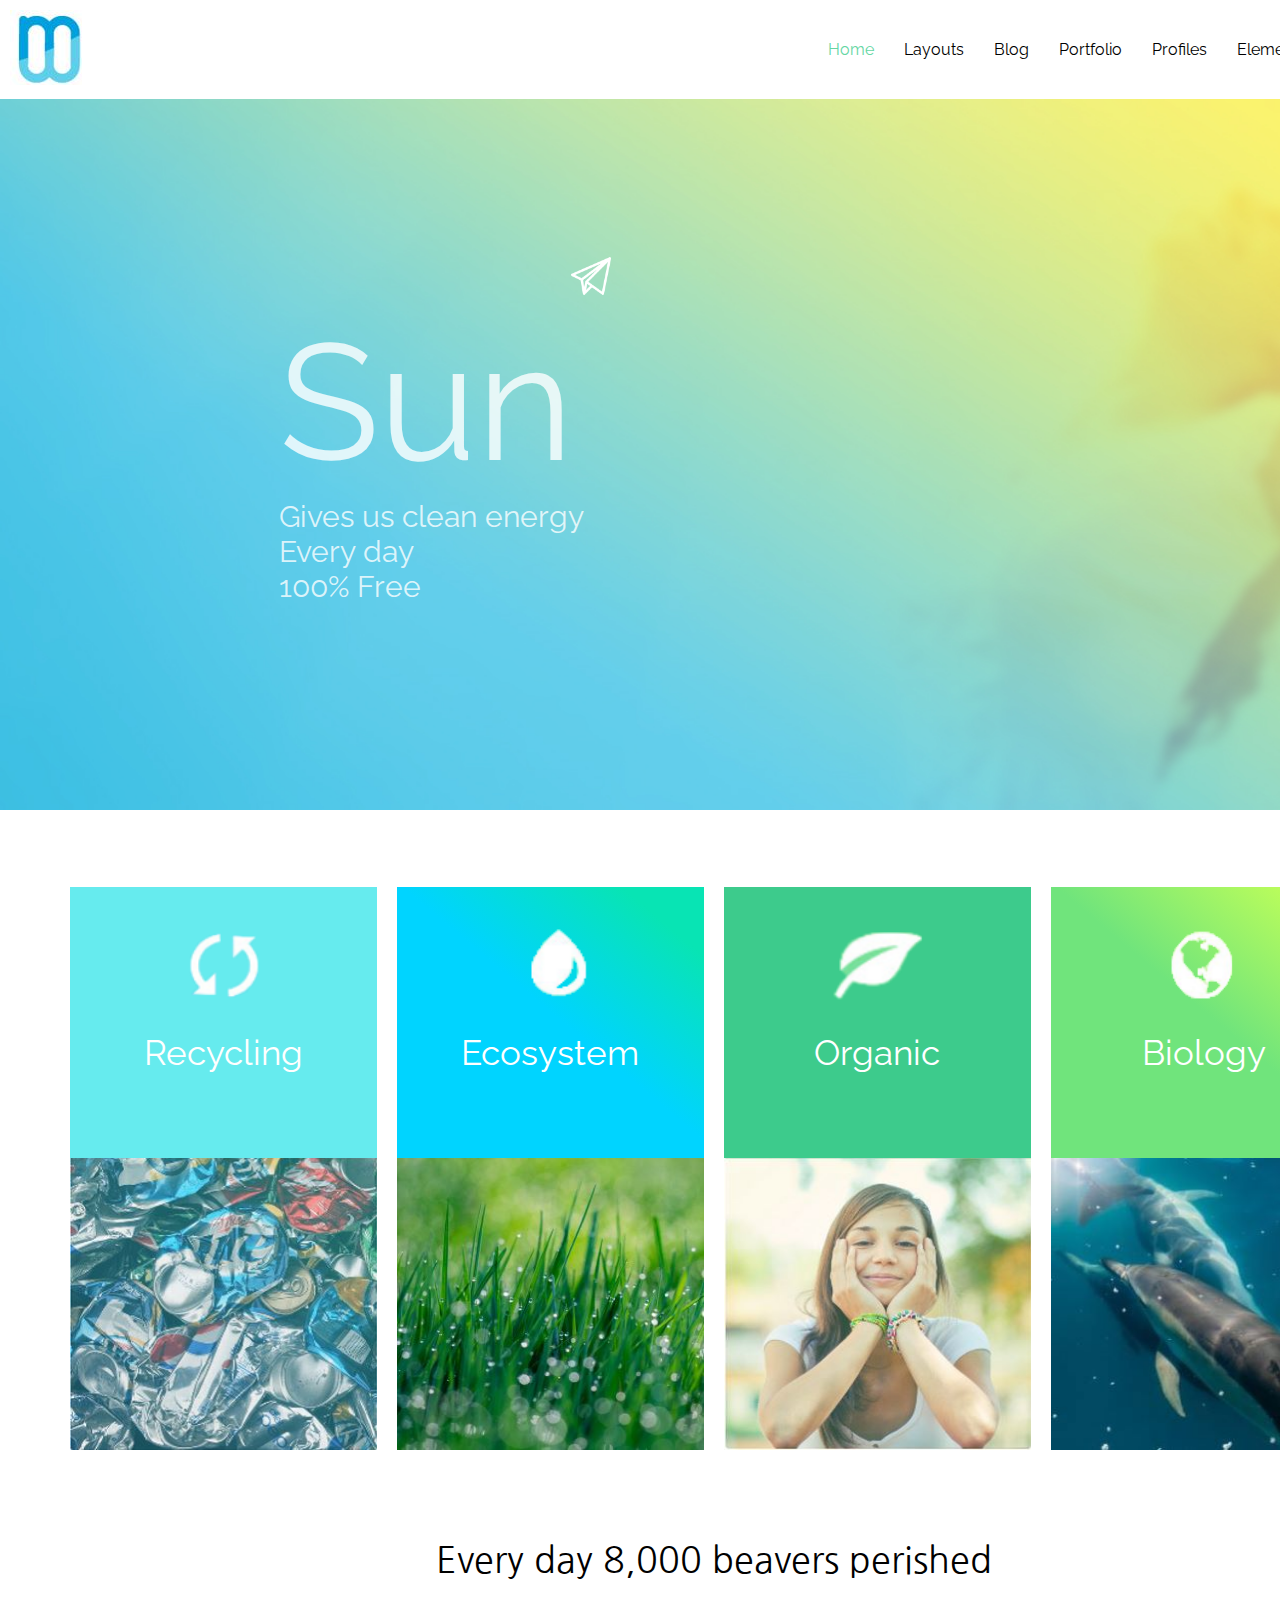
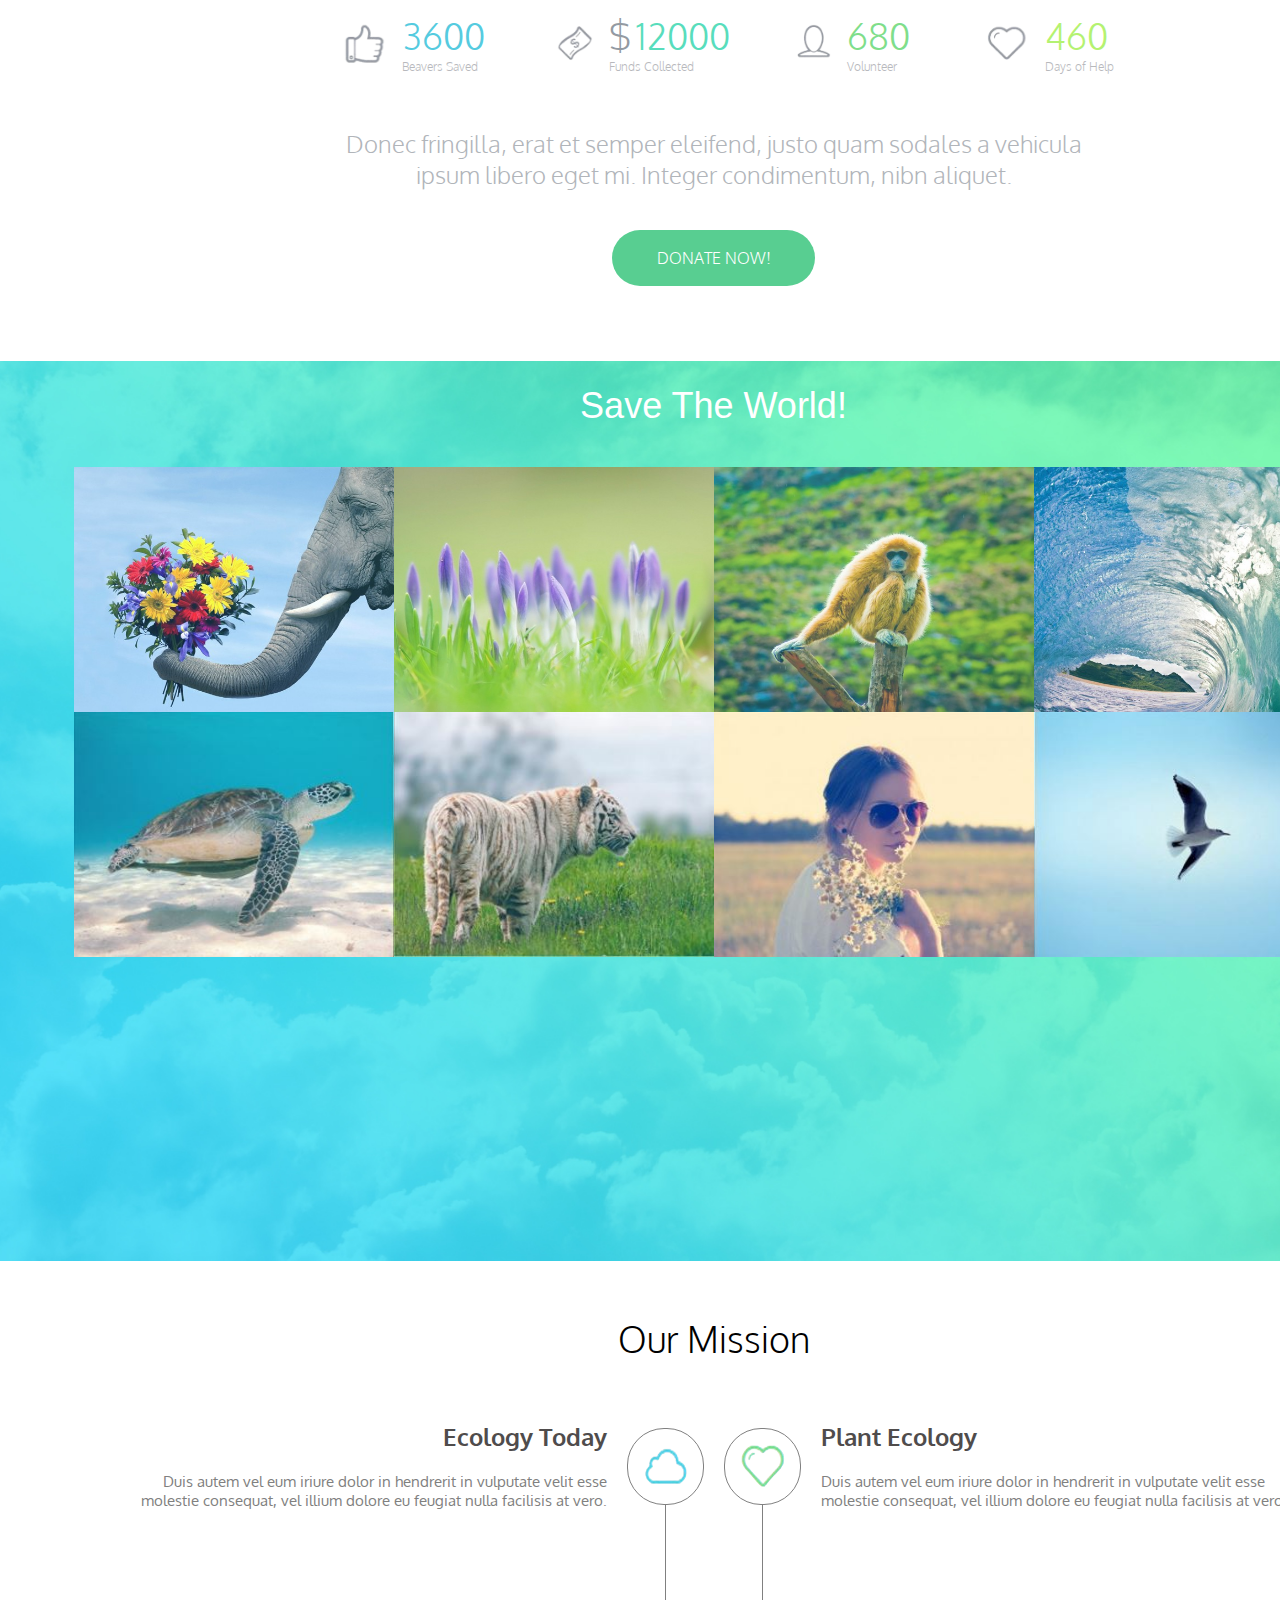
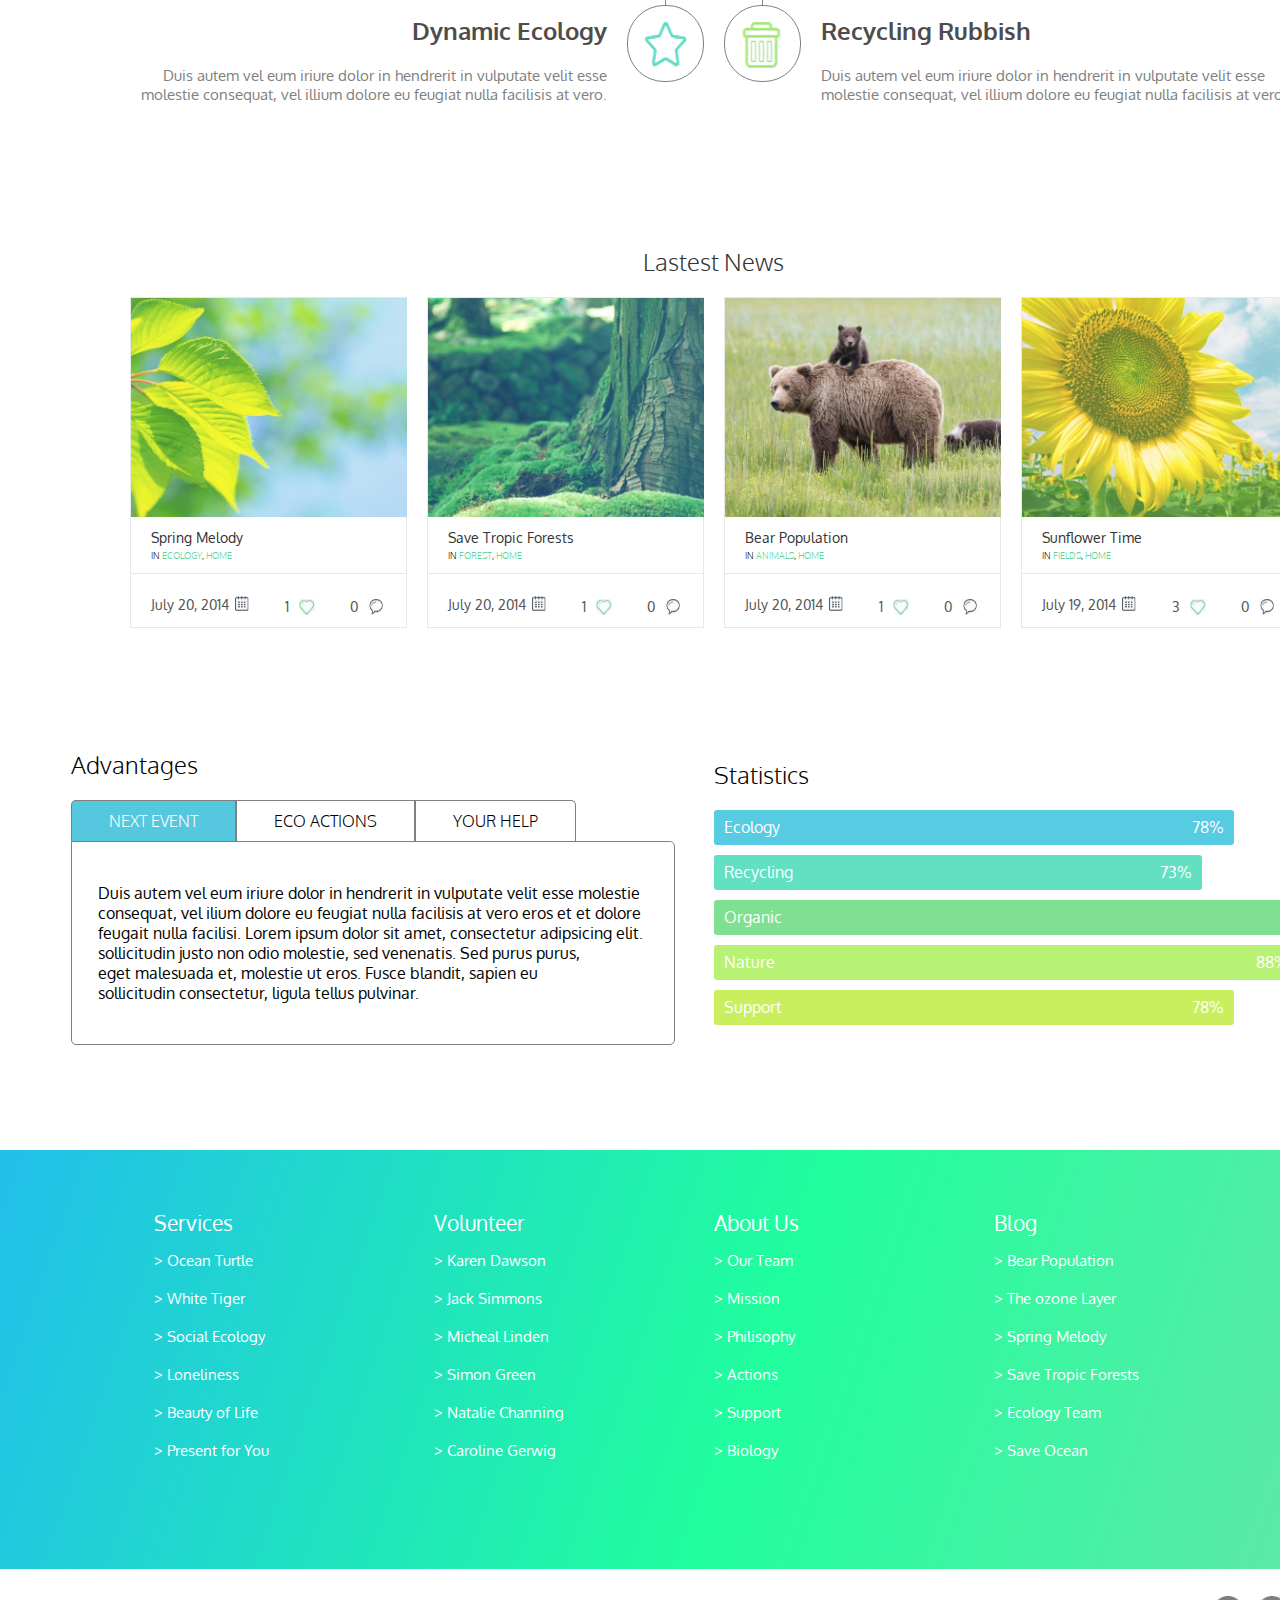
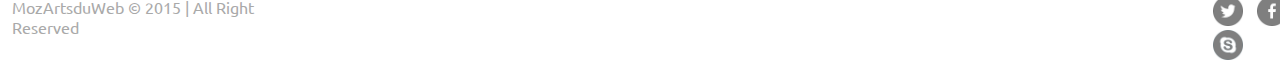
<file: projects/Projet_final1/index.html>
<!DOCTYPE html>
<html lang="fr">
<head>
    <link rel="preconnect" href="https://fonts.googleapis.com">
    <link href="https://fonts.googleapis.com/css2?family=Nanum+Gothic:wght@400;700&family=Oxygen:wght@300&display=swap" rel="stylesheet">
    <link rel="preconnect" href="https://fonts.googleapis.com">
    <link rel="preconnect" href="https://fonts.gstatic.com" crossorigin>
    <link href="https://fonts.googleapis.com/css2?family=Ubuntu:wght@300&display=swap" rel="stylesheet">
    <link rel="preconnect" href="https://fonts.googleapis.com">
    <link rel="preconnect" href="https://fonts.gstatic.com" crossorigin>
    <link href="https://fonts.googleapis.com/css2?family=Raleway&display=swap" rel="stylesheet">
    <link rel="preconnect" href="https://fonts.googleapis.com">
    <link rel="preconnect" href="https://fonts.gstatic.com" crossorigin>
    <link href="https://fonts.googleapis.com/css2?family=Oxygen&display=swap" rel="stylesheet">
    <link rel="preconnect" href="https://fonts.googleapis.com">
    <link rel="preconnect" href="https://fonts.gstatic.com" crossorigin>
    <link href="https://fonts.googleapis.com/css2?family=Quicksand:wght@300&display=swap" rel="stylesheet">
    <link rel="preconnect" href="https://fonts.googleapis.com">
    <link rel="preconnect" href="https://fonts.gstatic.com" crossorigin>
    <link href="https://fonts.googleapis.com/css2?family=Roboto:wght@300&display=swap" rel="stylesheet">
    <meta charset="UTF-8">
    <meta name="viewport" content="width=device-width, initial-scale=1.0, maximum-scale=1.0, user-scalable=no">
    <link rel="stylesheet" href="styles.css">
    <title>Site Ecologie</title>
</head>
<body>
    <header>
        <div class="logo">
            <img src="images/logo.JPG" alt="Logo de votre site">
        </div>
        <nav>
            <a class="menu1" href="#">Home</a>
            <a class="menu2" href="#">Layouts</a>
            <a class="menu3" href="#">Blog</a>
            <a class="menu4" href="#">Portfolio</a>
            <a class="menu5" href="#">Profiles</a>
            <a class="menu6" href="#">Elements</a>
            <a class="menu7" href="#">Contacts</a>
        </nav>     
    </header>
    <div class="bloc1">
          <div class="titre1">Sun</div>
          <div  class="texte1">Gives us clean energy</div>
          <div  class="texte1">Every day</div>
          <div  class="texte1">100% Free</div>
        <img class="telegram" src="images/telegram.png">
    </div>
    <div class="bloc2">
        <div class="carre1">
            <img class="recycler" src="images/recycling.png">
            <div class="texte4">Recycling</div>
            <img class="image1" src="images/dechets.png">
        </div>
        <div class="carre2">
            <img class="goute" src="images/goute.png">
            <div class="texte5">Ecosystem</div>
            <img class="image2" src="images/herbe.jpg">
        </div>
        <div class="carre3">
            <img class="feuille" src="images/feuille.png">
            <div class="texte6">Organic</div>
            <img class="image3" src="images/enfant.JPG">
        </div>
        <div class="carre4">
            <img class="terre" src="images/earth.png">
            <div class="texte7">Biology</div>
            <img class="image4" src="images/dauphin.jpg">
        </div>
    </div>
    <div class="bloc3">
        <h1 class="main-title">Every day 8,000 beavers perished</h1>
        <div class="bloc-container">
            <div class="bloc">
                <img src="images/like.png" alt="Icone" class="bloc-image">
                <div class="bloc-content">
                    <div class="bloc-number">3600</div>
                    <div class="bloc-text">Beavers Saved</div>
                </div>
            </div>
            <div class="bloc">
                <img src="images/money.png" alt="Icone" class="bloc-image">
                <div class="bloc-content">
                    <div class="bloc-number">
                        <span class="bloc-symbol">$</span>12000
                    </div>
                    <div class="bloc-text">Funds Collected</div>
                </div>
            </div>
            <div class="bloc">
                <img src="images/profil.png" alt="Icone" class="bloc-image">
                <div class="bloc-content">
                    <div class="bloc-number">680</div>
                    <div class="bloc-text">Volunteer</div>
                </div>
            </div>
            <div class="bloc">
                <img src="images/heart.png" alt="Icone" class="bloc-image">
                <div class="bloc-content">
                    <div class="bloc-number">460</div>
                    <div class="bloc-text">Days of Help</div>
                </div>
            </div>
        </div>

        <h2 class="sub-title">Donec fringilla, erat et semper eleifend, justo quam sodales a vehicula<br>ipsum libero eget mi. Integer condimentum, nibn aliquet.</h2>
        <a href="#" class="rounded-button">DONATE NOW!</a>
    </div>
    <div class="bloc6">
        <h1>Save The World!</h1>
        <div class="gallery">
            <div class="image-container">
                <img src="images/illustration3.jpg" alt="Description de l'image">
                <div class="overlay">
                    <div class="text-container">
                        <p>Present for you</p>
                        <p class="subtext">ECOLOGY<span>,</span> HOME</p>
                    </div>
                </div>
                <div class="small-images">
                    <img src="images/loupe.JPG" alt="Petite image 1">
                    <img src="images/epingle.JPG" alt="Petite image 2">
                </div>
            </div>
            <div class="image-container">
                <img src="images/illustration1.jpg" alt="Description de l'image">
            </div>
            <div class="image-container">
                <img src="images/illustration4.jpg" alt="Description de l'image">
            </div>
            <div class="image-container">
                <img src="images/illustration2.jpg" alt="Description de l'image">
            </div>
            <div class="image-container">
                <img src="images/illustration9.JPG" alt="Description de l'image">
            </div>
            <div class="image-container">
                <img src="images/illustration10.JPG" alt="Description de l'image">
            </div>
            <div class="image-container">
                <img src="images/illustration11.JPG" alt="Description de l'image">
            </div>
            <div class="image-container">
                <img src="images/illustration12.JPG" alt="Description de l'image">
                <div class="overlay">
                    <div class="text-container">
                        <p>Present for you</p>
                        <p class="subtext">ECOLOGY<span>,</span> HOME</p>
                    </div>
                </div>
                <div class="small-images">
                    <img src="images/loupe.JPG" alt="Petite image 1">
                    <img src="images/epingle.JPG" alt="Petite image 2">
                </div>
            </div>
        </div>
    </div>
    <div class="bloc7">
        <h1 class="title">Our Mission</h1>
        <div class="separator-container">
            <div class="left-column">
                <div class="text-block">
                    <h2>Ecology Today</h2>
                    <p>Duis autem vel eum iriure dolor in hendrerit in vulputate velit esse<br> 
                    molestie consequat, vel illium dolore eu feugiat nulla facilisis at vero.</p>
                </div>
                <div class="text-block">
                    <h2>Dynamic Ecology</h2>
                    <p>Duis autem vel eum iriure dolor in hendrerit in vulputate velit esse<br> 
                    molestie consequat, vel illium dolore eu feugiat nulla facilisis at vero.</p>
                </div>
            </div>
            <!-- Première ligne d'images -->
            <div class="image-container2">
                <img src="images/nuage.png" alt="Image 1"> <!-- Image du haut -->
                <div class="separator"></div>
                <img src="images/star.png" alt="Image 2"> <!-- Image du bas -->
            </div>
            <div class="image-container2">
                <img src="images/heart2.png" alt="Image 3"> <!-- Image du haut -->
                <div class="separator"></div>
                <img src="images/trash.png" alt="Image 4"> <!-- Image du bas -->
            </div>
            <div class="right-column">
                <div class="text-block">
                    <h2>Plant Ecology</h2>
                    <p>Duis autem vel eum iriure dolor in hendrerit in vulputate velit esse<br>
                    molestie consequat, vel illium dolore eu feugiat nulla facilisis at vero.</p>
                </div>
                <div class="text-block">
                    <h2>Recycling Rubbish</h2>
                    <p>Duis autem vel eum iriure dolor in hendrerit in vulputate velit esse<br>
                    molestie consequat, vel illium dolore eu feugiat nulla facilisis at vero.</p>
                </div>
            </div>
        </div>
    </div>
    <div class="bloc4">
        <h1>Lastest News</h1> <!-- Titre centré ajouté -->
    
        <div class="image-container3">
            <figure>
                <img src="images/illustration7.jpg" alt="Image 1">
                <figcaption>
                    Spring Melody
                    <div class="additional-text">
                        <span class="in">IN</span> <span class="forest-ecology">ECOLOGY</span><span>, </span><span class="forest-ecology">HOME</span>
                    </div>
                </figcaption>
                <div class="below-border">
                    <p>July 20, 2014</p>
                    <img src="images/calendrier.JPG" alt="Calendrier">
                    <div class="post-details">
                        <span>1<img src="images/coeur3.png" alt="Cœur"></span>
                        <span>0<img src="images/commentaire.JPG" alt="Commentaire"></span>
                    </div>
                </div>
            </figure>
            <figure>
                <img src="images/illustration8.jpg" alt="Image 2">
                <figcaption>
                    Save Tropic Forests
                    <div class="additional-text">
                        <span class="in">IN</span> <span class="forest-ecology">FOREST</span><span>, </span><span class="forest-ecology">HOME</span>
                    </div>
                </figcaption>
                <div class="below-border">
                    <p>July 20, 2014</p>
                    <img src="images/calendrier.JPG" alt="Calendrier">
                    <div class="post-details">
                        <span>1<img src="images/coeur3.png" alt="Cœur"></span>
                        <span>0<img src="images/commentaire.JPG" alt="Commentaire"></span>
                    </div>
                </div>
            </figure>
            <figure>
                <img src="images/illustration6.jpg" alt="Image 3">
                <figcaption>
                    Bear Population
                    <div class="additional-text">
                        <span class="in">IN</span> <span class="forest-ecology">ANIMALS</span><span>, </span><span class="forest-ecology">HOME</span>
                    </div>
                </figcaption>
                <div class="below-border">
                    <p>July 20, 2014</p>
                    <img src="images/calendrier.JPG" alt="Calendrier">
                    <div class="post-details">
                        <span>1<img src="images/coeur3.png" alt="Cœur"></span>
                        <span>0<img src="images/commentaire.JPG" alt="Commentaire"></span>
                    </div>
                </div>
            </figure>
            <figure>
                <img src="images/illustration5.jpg" alt="Image 4">
                <figcaption>
                    Sunflower Time
                    <div class="additional-text">
                        <span class="in">IN</span> <span class="forest-ecology">FIELDS</span><span>, </span><span class="forest-ecology">HOME</span>
                    </div>
                </figcaption>
                <div class="below-border">
                    <p>July 19, 2014</p>
                    <img src="images/calendrier.JPG" alt="Calendrier">
                    <div class="post-details">
                        <span>3<img src="images/coeur3.png" alt="Cœur"></span>
                        <span>0<img src="images/commentaire.JPG" alt="Commentaire"></span>
                    </div>
                </div>
            </figure>
        </div>
    </div>
    <div class="bloc5">
        <section>
            <h2>Advantages</h2>
    
            <!-- Onglets -->
            <div class="tabs">
                <div class="tab blue">NEXT EVENT</div> <!-- Onglet 1 avec classe "blue" -->
                <div class="tab">ECO ACTIONS</div>
                <div class="tab">YOUR HELP</div>
            </div>

            <!-- Rectangle avec texte -->
            <div class="rectangle">
                <p>Duis autem vel eum iriure dolor in hendrerit in vulputate velit esse molestie<br>
                consequat, vel ilium dolore eu feugiat nulla facilisis at vero eros et et dolore<br> 
                feugait nulla facilisi. Lorem ipsum dolor sit amet, consectetur adipsicing elit.<br> 
                sollicitudin justo non odio molestie, sed venenatis. Sed purus purus,<br> 
                eget malesuada et, molestie ut eros. Fusce blandit, sapien eu<br>
                sollicitudin consectetur, ligula tellus pulvinar.</p>
            </div>
        </section>
        <section>
            <h2>Statistics</h2>
            <div class="bar-container">
                <div class="bar" style="width: 78%; background-color: #57cbe2; border-radius: 3px ;">
                    <span>Ecology</span>
                    <span class="percentage">78%</span>
                </div>
            </div>
            <div class="bar-container">
                <div class="bar" style="width: 73%; background-color: #63e0c2; border-radius: 3px;">
                    <span>Recycling</span>
                    <span class="percentage">73%</span>
                </div>
            </div>
            <div class="bar-container">
                <div class="bar" style="width: 92%; background-color: #7fe091;border-radius: 3px ;">
                    <span>Organic</span>
                    <span class="percentage">92%</span>
                </div>
            </div>
            <div class="bar-container">
                <div class="bar" style="width: 88%; background-color: #b7f274; border-radius: 3px ;">
                    <span>Nature</span>
                    <span class="percentage">88%</span>
                </div>
            </div>
            <div class="bar-container">
                <div class="bar" style="width: 78%; background-color: #c9ef5e; border-radius: 3px ;">
                    <span>Support</span>
                    <span class="percentage">78%</span>
                </div>
            </div>
        </section>
    </div>
    <div class="bloc8">
        <div class="colonne">Services
            <br>
            <ul class="puce">
                <li><a> > Ocean Turtle </a></li>
                <br>
                <li> > White Tiger</li>
                <br>
                <li> > Social Ecology</li>
                <br>
                <li> > Loneliness</li>
                <br>
                <li> > Beauty of Life</li>
                <br>
                <li> > Present for You</li>
            </ul>
        </div>
        <div class="colonne">Volunteer
            <br>
            <ul class="puce">
                <li> > Karen Dawson</li>
                <br>
                <li> > Jack Simmons</li>
                <br>
                <li> > Micheal Linden</li>
                <br>
                <li> > Simon Green</li>
                <br>
                <li> > Natalie Channing</li>
                <br>
                <li> > Caroline Gerwig</li>
            </ul>
        </div>
        <div class="colonne">About Us
            <br>
            <ul class="puce">
                <li> > Our Team</li>
                <br>
                <li> > Mission</li>
                <br>
                <li> > Philisophy</li>
                <br>
                <li> > Actions</li>
                <br>
                <li> > Support</li>
                <br>
                <li> > Biology</li>
            </ul>
        </div>
        <div class="colonne">Blog
            <br>
            <ul class="puce">
                <li> > Bear Population </li>
                <br>
                <li> > The ozone Layer</li>
                <br>
                <li> > Spring Melody</li>
                <br>
                <li> > Save Tropic Forests</li>
                <br>
                <li> > Ecology Team</li>
                <br>
                <li> > Save Ocean</li>
            </ul>
        </div>
    </div>
    <footer>
        <div class="footer-content">
            <div class="Nom">MozArtsduWeb © 2015 | All Right Reserved</div>
            <div class="social-icons">
                <a href="#"><img src="images/twitter.png" alt="Twitter"></a>
                <a href="#"><img src="images/facebook.png" alt="Facebook"></a>
                <a href="#"><img src="images/google-plus.png" alt="Google Plus"></a>
                <a href="#"><img src="images/Vine-Logo.png" alt="Vine"></a>
                <a href="#"><img src="images/skype.png" alt="Skype"></a>
            </div>
        </div>
    </footer>
    <script>
        function openTab(evt, tabName) {
            var i, tabcontent, tablinks;
    
            // Cache tout le contenu des onglets
            tabcontent = document.getElementsByClassName("tabcontent");
            for (i = 0; i < tabcontent.length; i++) {
                tabcontent[i].style.display = "none";
            }
    
            // Supprime la classe "active" de tous les boutons
            tablinks = document.getElementsByClassName("tablinks");
            for (i = 0; i < tablinks.length; i++) {
                tablinks[i].className = tablinks[i].className.replace(" active", "");
            }
    
            // Affiche le contenu de l'onglet courant et ajoute la classe "active" au bouton correspondant
            document.getElementById(tabName).style.display = "block";
            evt.currentTarget.className += " active";
        }
    
        // Ouvre par défaut l'onglet 1
        document.getElementById("defaultOpen").click();
    </script>
</body>
</html>
</file>
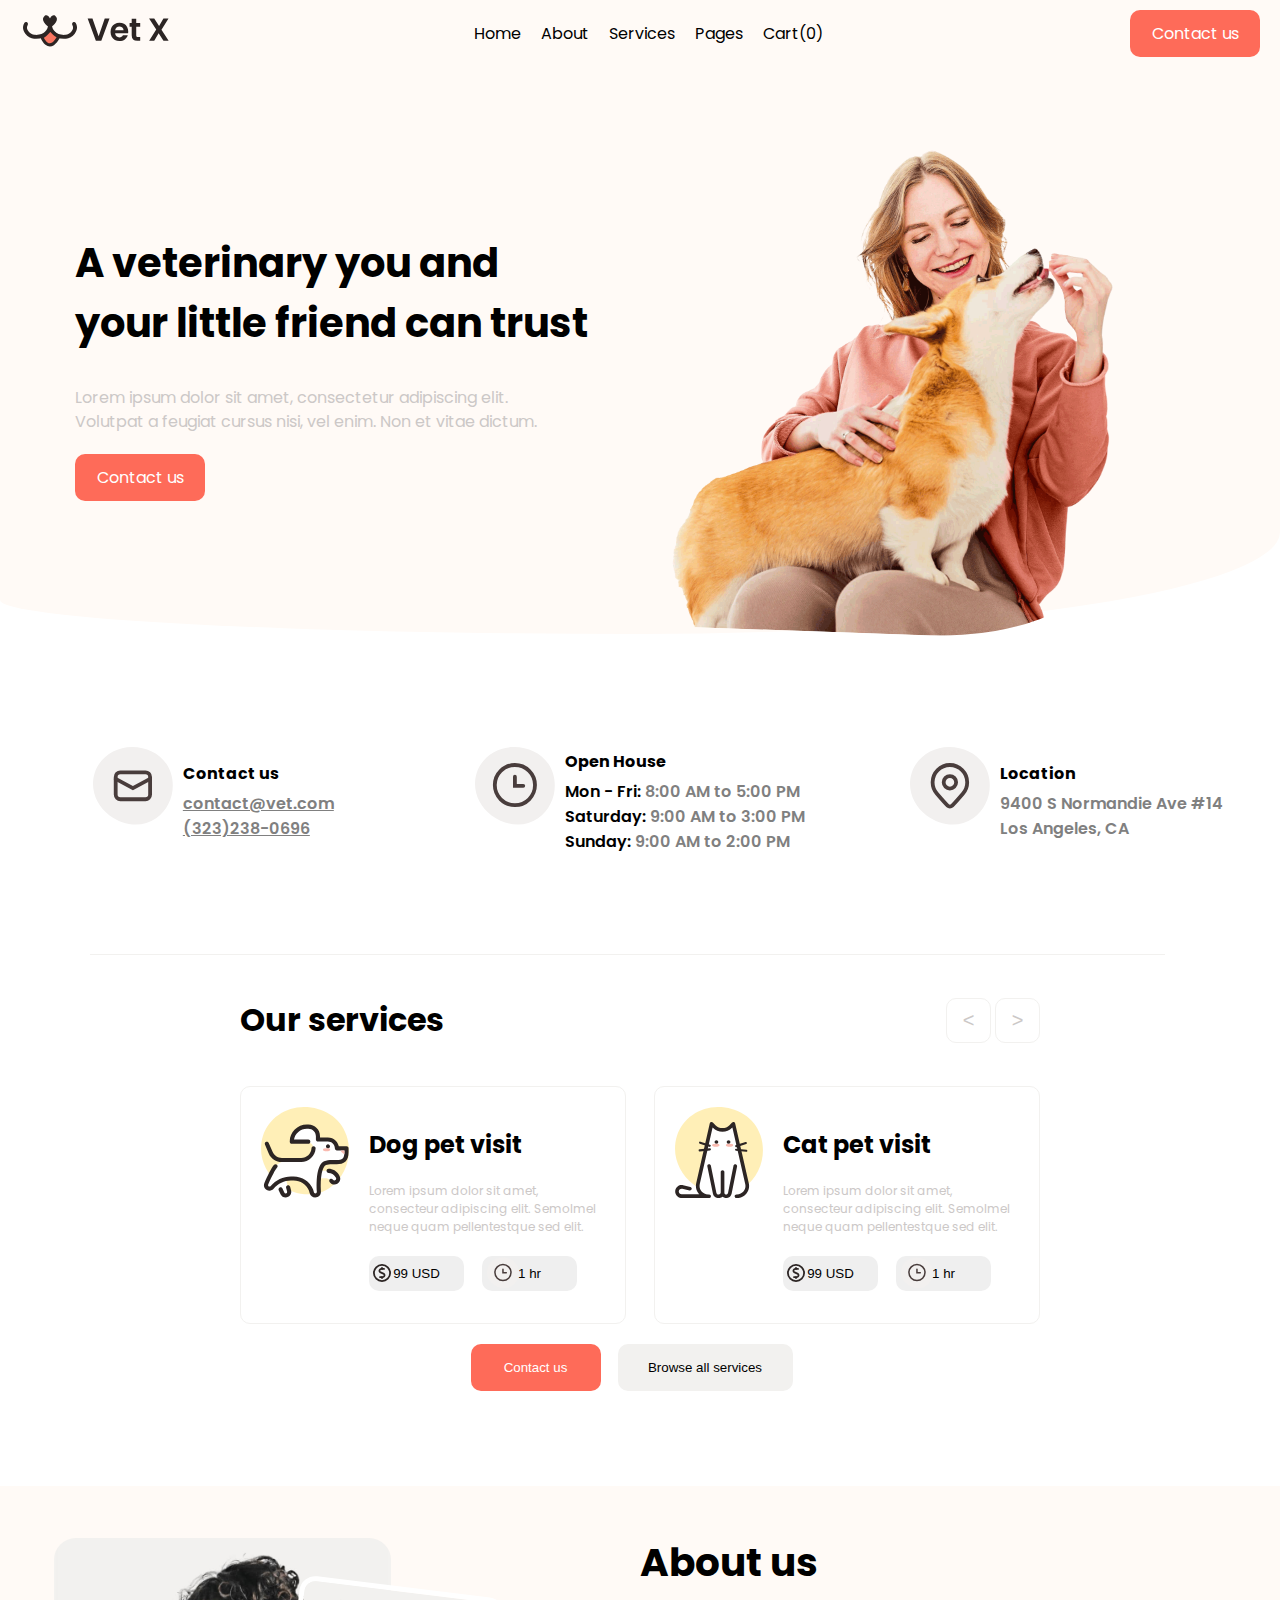
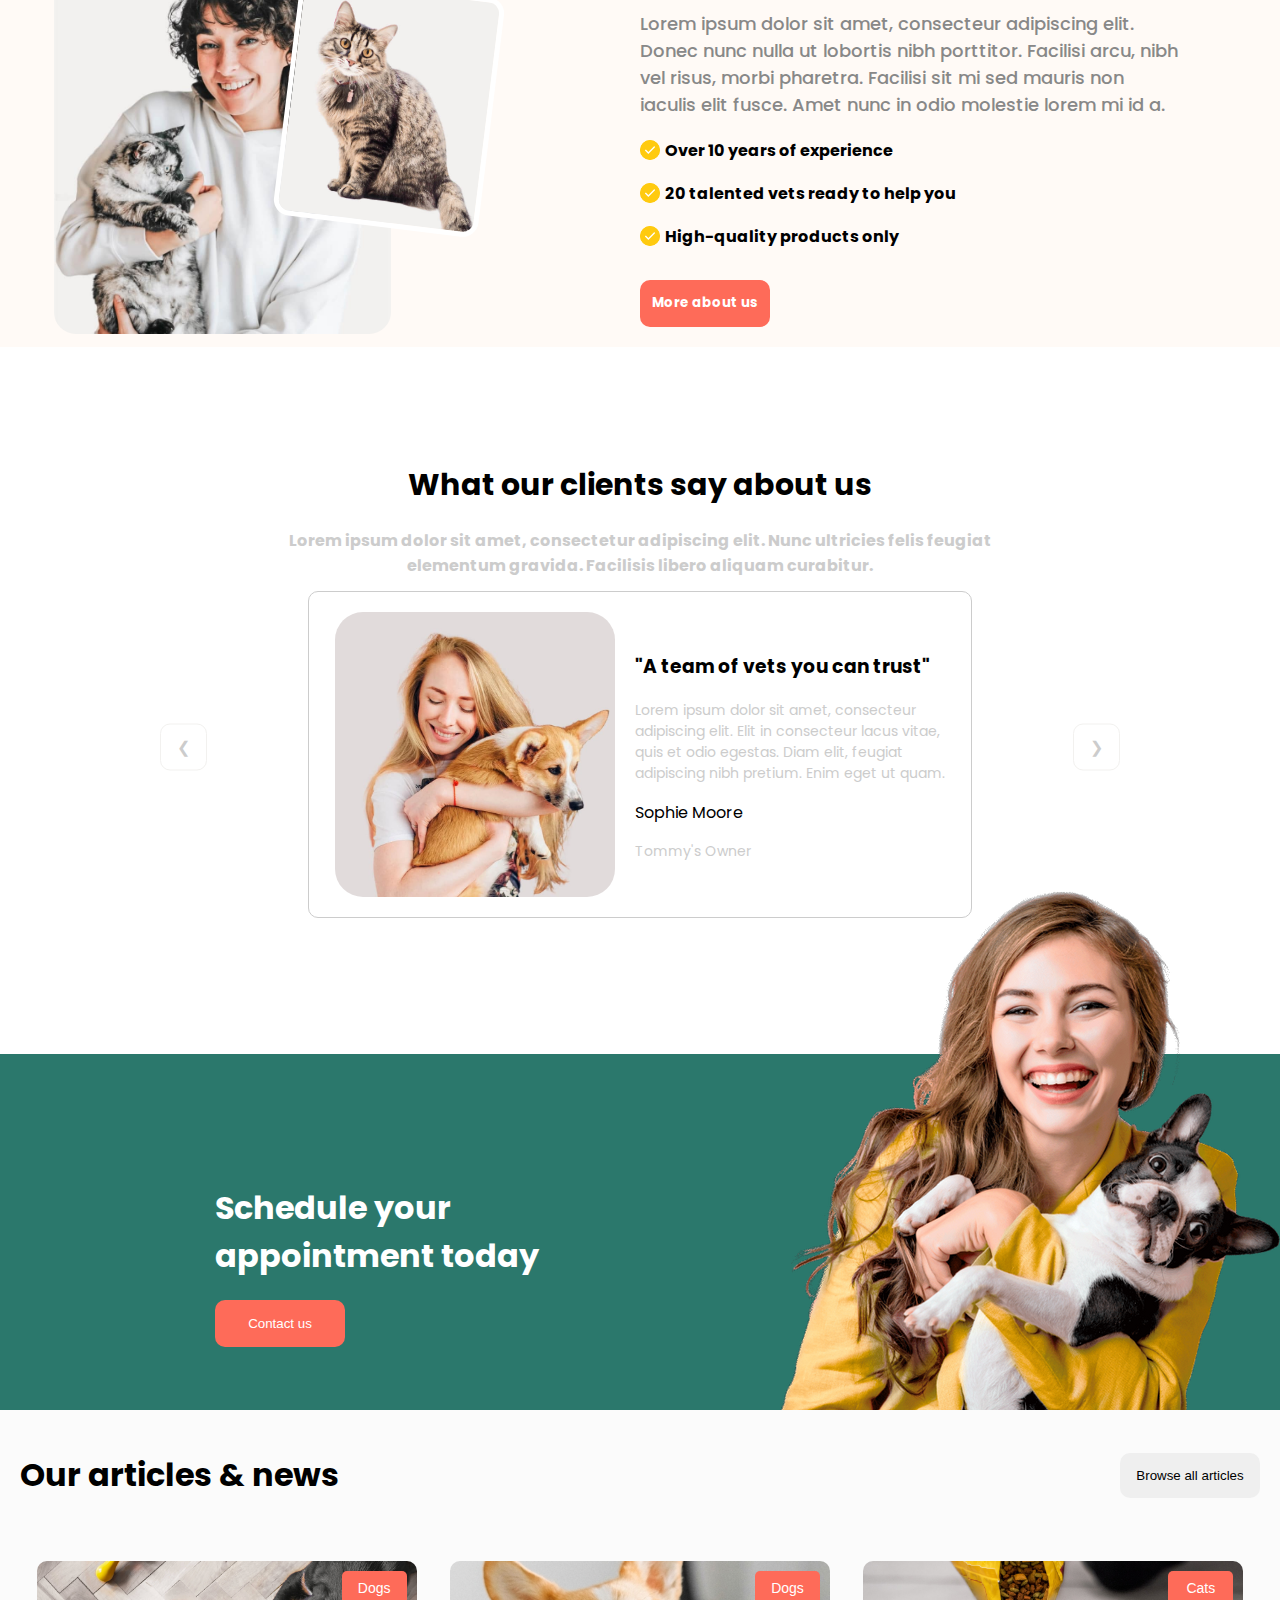
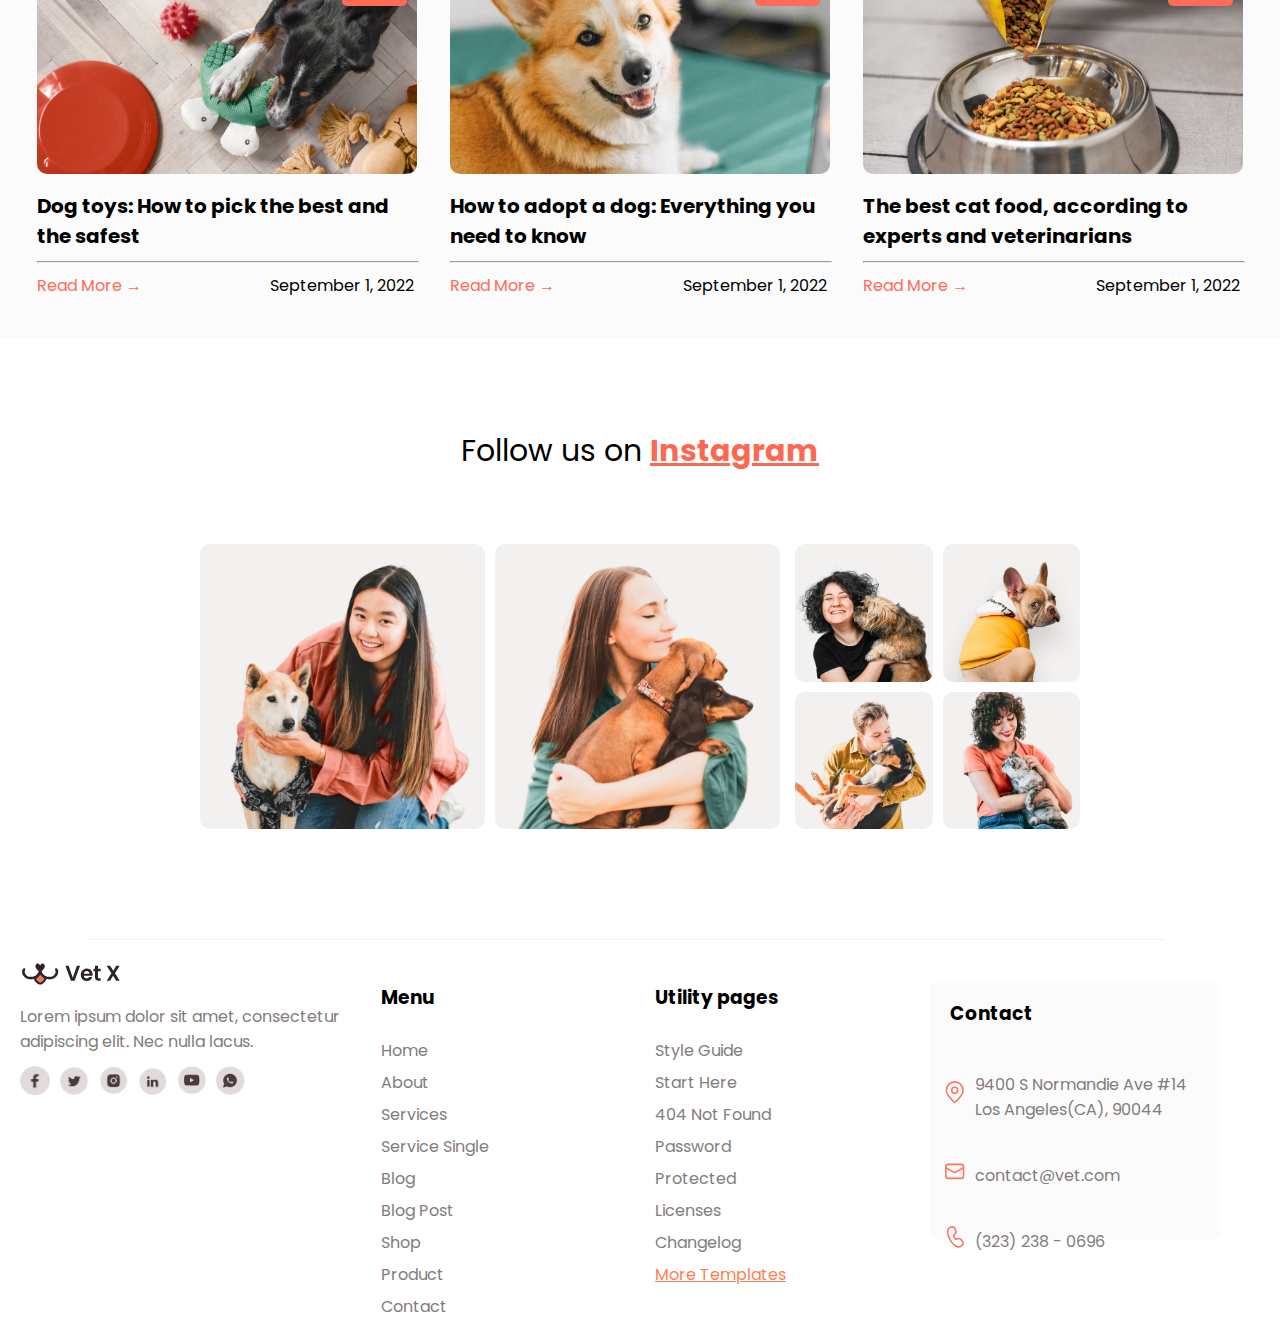
<file: projects/Projet_Finale_Onana_Mélisande/index.html>
<!DOCTYPE html>
<html lang="fr">
<head>
    <link rel="stylesheet" href="https://fonts.googleapis.com/css2?family=Poppins:wght@400;700&display=swap">
    <meta charset="UTF-8">
    <meta name="viewport" content="width=device-width, initial-scale=1.0">
    <link rel="stylesheet" href="styles.css">
    <title>Home</title>
</head>
<body>
    <header>
        <div class="logo">
            <img src="images/Logo 1.svg" alt="Logo">
        </div>
        <nav class="menu">
            <ul>
                <li><a href="#">Home</a></li>
                <li><a href="#">About</a></li>
                <li><a href="#">Services</a></li>
                <li><a href="#">Pages</a></li>
                <li class="cart"><a href="#">Cart(0)</a></li>
            </ul>
        </nav>
        <div class="contact-btn">
            <a href="#">Contact us</a>
        </div>
        <div class="hamburger-menu">
            <span>&#9776;</span>
        </div>
    </header>
    <div class="Bloc1">
        <div class="contenu1">
            <h2>A veterinary you and<br> your little friend can trust</h2>
            <p>Lorem ipsum dolor sit amet, consectetur adipiscing elit.<br>Volutpat a feugiat cursus nisi, vel enim. Non et vitae dictum.</p>
            <div class="contact-btn2">
                <a href="#">Contact us</a>
            </div>
        </div>
        <div class="image">
            <img src="images/images1.png" alt="Image">
        </div>
    </div>
    <div class="bloc2">
        <div class="carre">
            <img class="images-bloc2" src="images/email.svg" alt="Image 1">
            <div>
                <div class="bloc2-titre">Contact us</div>
                <div class="bloc2-textes1">contact@vet.com</div>
                <div class="bloc2-textes1">(323)238-0696</div>
            </div>
        </div>
        <div class="carre">
            <img class="images-bloc2" src="images/horloge.svg" alt="Image 2">
            <div>
                <div class="bloc2-titre">Open House</div>
                <div class="bloc2-textes2">Mon - Fri: <span class="bloc2-textes3">8:00 AM to 5:00 PM</span></div>
                <div class="bloc2-textes2">Saturday: <span class="bloc2-textes3">9:00 AM to 3:00 PM</span></div>
                <div class="bloc2-textes2">Sunday: <span class="bloc2-textes3">9:00 AM to 2:00 PM</span></div>
            </div>
        </div>
        <div class="carre">
            <img class="images-bloc2" src="images/maps.svg" alt="Image 3">
            <div>
                <div class="bloc2-titre">Location</div>
                <div class="bloc2-textes3">9400 S Normandie Ave #14<br>Los Angeles, CA</div>
            </div>
        </div>
    </div>
    <div class="barre-horizontale"></div>
    <div class="Bloc3">
        <div class="entete">
          <h1>Our services</h1>
          <div class="fleches">
            <button>&lt;</button>
            <button>&gt;</button>
          </div>
        </div>
        <div class="contenu2">
          <div class="rectangle-bloc3">
            <img src="images/icone-chiens.svg" alt="Image 1">
            <div class="info-rectangle">
              <h2>Dog pet visit</h2>
              <p>Lorem ipsum dolor sit amet,<br>consecteur adipiscing elit. Semolmel<br>neque quam pellentestque sed elit.</p>
              <div class="boutons1">
                <button><img class="dollars" src="images/dollars.svg" alt="Image 1"> 99 USD</button>
                <button><img class="horloge" src="images/horloge.svg" alt="Image 2"> 1 hr</button>
              </div>
            </div>
          </div>
          <div class="rectangle-bloc3">
            <img src="images/icone-chats.svg" alt="Image 2">
            <div class="info-rectangle">
              <h2>Cat pet visit</h2>
              <p>Lorem ipsum dolor sit amet,<br>consecteur adipiscing elit. Semolmel<br>neque quam pellentestque sed elit.</p>
              <div class="boutons1">
                <button><img class="dollars" src="images/dollars.svg" alt="Image 3"> 99 USD</button>
                <button><img class="horloge" src="images/horloge.svg" alt="Image 4"> 1 hr</button>
              </div>
            </div>
          </div>
        </div>
        <div class="boutons2">
          <button class="bouton1">Contact us</button>
          <button class="bouton2">Browse all services</button>
        </div>
    </div>
    <div class="bloc4">
      <div class="image-bloc4">
        <img src="images/images2.jpeg" alt="Votre Image" class="images2">
        <img class="images3" src="images/images3.jpg" alt="Votre Image" class="images3">
      </div>
      <div class="texte-bloc4">
        <h1>About us</h1>
        <p>Lorem ipsum dolor sit amet, consecteur adipiscing elit.<br>Donec nunc nulla ut lobortis nibh porttitor. Facilisi arcu, nibh<br>vel risus, morbi pharetra. Facilisi sit mi sed mauris non<br>iaculis elit fusce. Amet nunc in odio molestie lorem mi id a.</p>
        <div class="colonne-bloc4">
            <div class="colonne">
                <div>
                  <img src="images/validé.svg" alt="Image 1" class="valide">
                  <span>Over 10 years of experience</span>
                </div>
                <div>
                  <img src="images/validé.svg" alt="Image 2" class="valide">
                  <span>20 talented vets ready to help you</span>
                </div>
                <div>
                  <img src="images/validé.svg" alt="Image 3" class="valide">
                  <span>High-quality products only</span>
                </div>
            </div>    
        </div>
        <button class="bouton-plus">More about us</button>
      </div>
    </div>
    <div class="Bloc5">
        <div class="fleche gauche">&#10094;</div>
        <div class="contenu3">
            <h1>What our clients say about us</h1>
            <h2>Lorem ipsum dolor sit amet, consectetur adipiscing elit. Nunc ultricies felis feugiat<br>elementum gravida. Facilisis libero aliquam curabitur.</h2>
            <div class="rectangle-bloc5">
                <img src="images/images4.jpeg" alt="Image4">
                <div class="texte-bloc5">
                    <h3>"A team of vets you can trust"</h3>
                    <p>Lorem ipsum dolor sit amet, consecteur<br>adipiscing elit. Elit in consecteur lacus vitae,<br>quis et odio egestas. Diam elit, feugiat<br>adipiscing nibh pretium. Enim eget ut quam.</p>
                    <p>Sophie Moore</p>
                    <p>Tommy's Owner</p>
                </div>
            </div>
        </div>
        <div class="fleche droite">&#10095;</div>
    </div>
    <div class="Bloc6">
        <div class="contenu4">
            <div class="texte-bloc6">
                <h1>Schedule your<br>appointment today</h1>
                <button>Contact us</button>
            </div>
            <div class="image-bloc6">
                <img src="images/images5.png" alt="Image">
            </div>
        </div>
    </div>
    <div class="Bloc7">
        <div class="titre-Bloc7">
            <h1>Our articles & news</h1>
            <button>Browse all articles</button>
        </div>
        <div class="images-Bloc7">
            <div class="image-Bloc7">
                <button class="bouton-haut-droite">Dogs</button>
                <img src="images/images6.jpg" alt="Image 6">
                <h2>Dog toys: How to pick the best and the safest</h2>
                <hr>
                <span class="lire-plus">Read More →</span><span class="date-bloc7">September 1, 2022</span>
            </div>
            <div class="image-Bloc7">
                <button class="bouton-haut-droite">Dogs</button>
                <img src="images/images7.jpeg" alt="Image 7">
                <h2>How to adopt a dog: Everything you need to know</h2>
                <hr>
                <span class="lire-plus">Read More →</span><span class="date-bloc7">September 1, 2022</span>
            </div>
            <div class="image-Bloc7">
                <button class="bouton-haut-droite">Cats</button>
                <img src="images/images8.jpg" alt="Image 8">
                <h2>The best cat food, according to experts and veterinarians</h2>
                <hr>
                <span class="lire-plus">Read More →</span><span class="date-bloc7">September 1, 2022</span>
            </div>
        </div>
    </div>
    <div class="Bloc8">
        <span>Follow us on </span><span class="titre-bloc8"> Instagram</span>
        <div class="contenu5">
            <div class="image-gauche">
                <img src="images/images9.jpg" alt="Image 9">
                <img src="images/images10.jpg" alt="Image 10">
            </div>
            <div class="image-carre">
                <div class="images-bloc8">
                    <img src="images/images11.jpg" alt="Image 11">
                </div>
                <div class="images-bloc8">
                    <img src="images/images12.jpg" alt="Image 12">
                </div>
                <div class="images-bloc8">
                    <img src="images/images13.jpg" alt="Image 13">
                </div>
                <div class="images-bloc8">
                    <img src="images/images14.jpg" alt="Image 14">
                </div>
            </div>
        </div>
    </div>
    <div class="barre-horizontale"></div>
    <footer>
        <div class="footer-gauche">
            <div class="logo-footer">
                <img src="images/Logo 1.svg" alt="Logo">
            </div>
            <div class="texte-footer">
                Lorem ipsum dolor sit amet, consectetur<br>adipiscing elit. Nec nulla lacus.
            </div>
            <div class="sociale-icones">
                <img src="images/facebook.png" alt="Facebook">
                <img src="images/twitter.png" alt="Twitter">
                <img src="images/instagram.png" alt="Instagram">
                <img src="images/Linkdnl.png" alt="LinkedIn">
                <img src="images/youtube.png" alt="YouTube">
                <img src="images/whatsapp.png" alt="Whatsapp">
            </div>
        </div>
        <div class="footer-droite">
            <div class="colonnes">
                <h3>Menu</h3>
                <li>Home</li>
                <li>About</li>
                <li>Services</li>
                <li>Service Single</li>
                <li>Blog</li>
                <li>Blog Post</li>
                <li>Shop</li>
                <li>Product</li>
                <li>Contact</li>
            </div>
            <div class="colonnes">
                <h3>Utility pages</h3>
                <li>Style Guide</li>
                <li>Start Here</li>
                <li>404 Not Found</li>
                <li>Password Protected</li>
                <li>Licenses</li>
                <li>Changelog</li>
                <li><span class="more-templates">More Templates</span></li>
            </div>
            <div class="carre-footer">
                <h3>Contact</h3>
                <div class="image-footer">
                    <img src="images/maps2.svg" alt="Image 1">
                    <p>9400 S Normandie Ave #14<br>Los Angeles(CA), 90044</p>
                </div>
                <div class="image-footer">
                    <img src="images/email2.svg" alt="Image 2">
                    <p>contact@vet.com</p>
                </div>
                <div class="image-footer">
                    <img src="images/téléphone.svg" alt="Image 3">
                    <p>(323) 238 - 0696</p>
                </div>
            </div>
        </div>
    </footer>
</body>
</html>
</file>
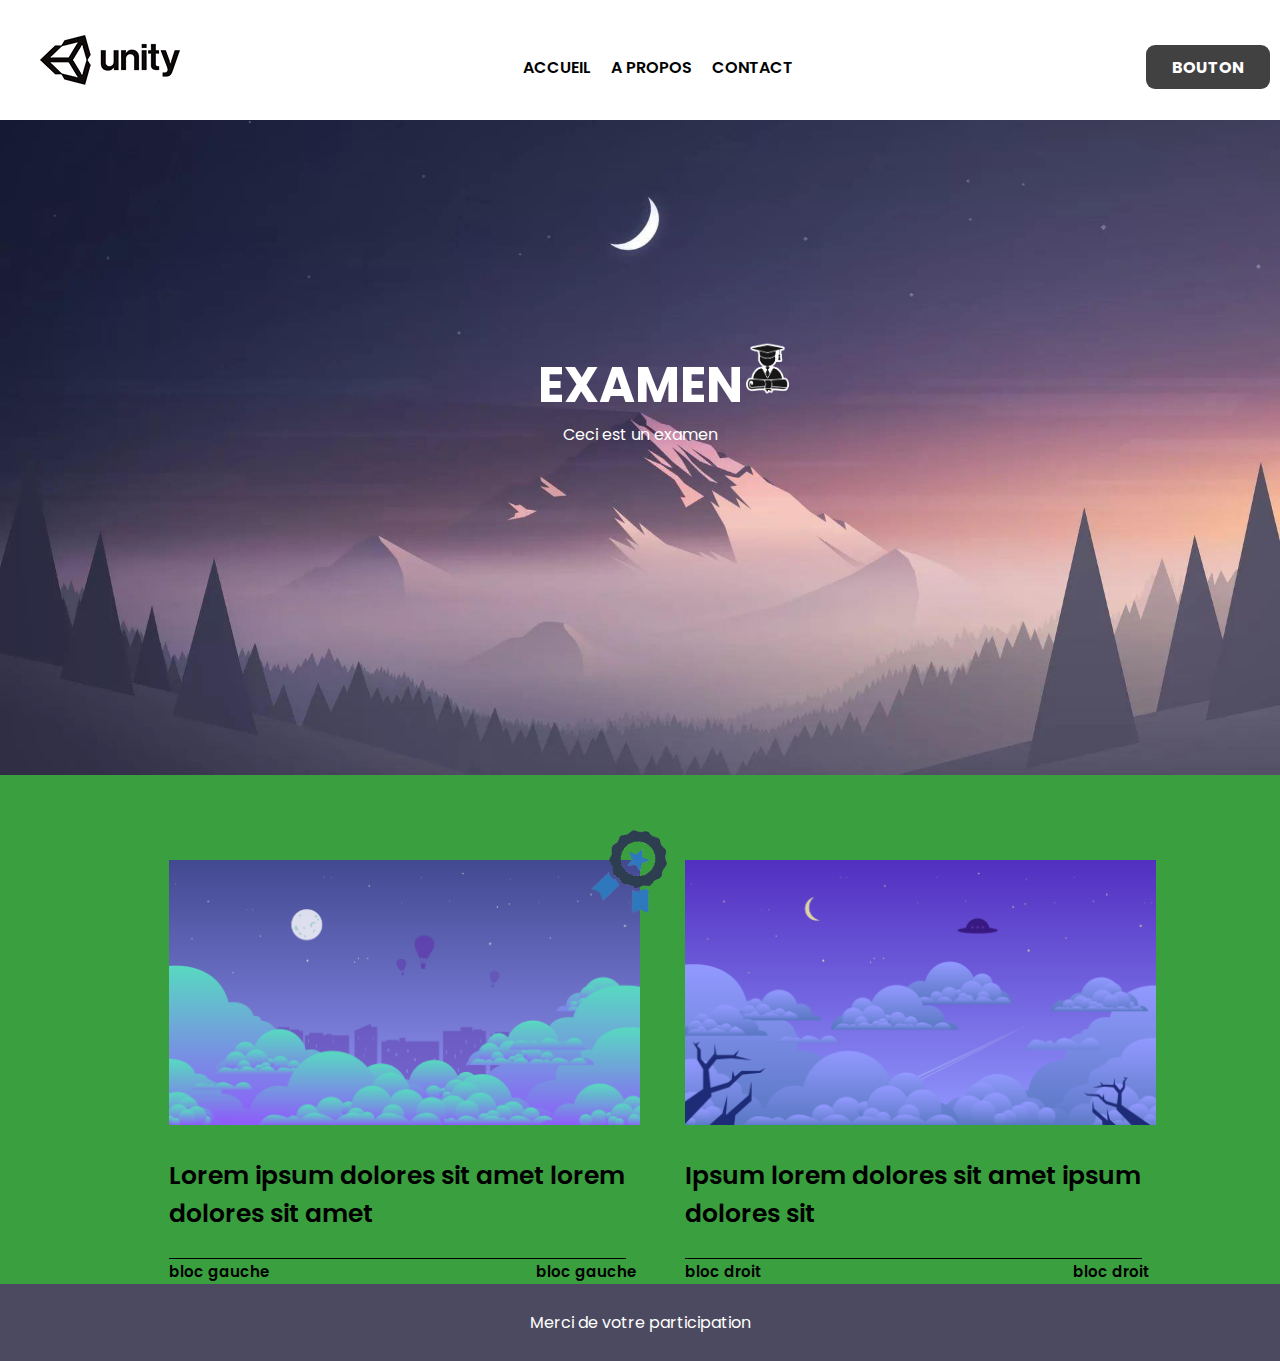
<file: projects/Unity/index.html>
<!DOCTYPE html>
<html lang="fr">
<head>
    <link rel="preconnect" href="https://fonts.googleapis.com">
    <link rel="preconnect" href="https://fonts.gstatic.com" crossorigin>
    <link href="https://fonts.googleapis.com/css2?family=Poppins:wght@600&display=swap" rel="stylesheet">
    <meta charset="UTF-8">
    <meta name="viewport" content="width=device-width, initial-scale=1.0">
    <link rel="stylesheet" href="styles.css">
    <title>Preuve de concept</title>
</head>
<body>
    <header>
        <img class="Hamburger_icone" src="images/Hamburger_icon.svg.png">
        <img class="logo" src="images/unity-logo-200x100.jpg">
        <nav class="navigation">
            <a href="#">ACCUEIL</a>
            <a href="#">A PROPOS</a>
            <a href="#">CONTACT</a>
        </nav>
        <div class="bouton">BOUTON</div>
    </header>
    <div class="bloc1">
        <h1>EXAMEN</h1>
        <p>Ceci est un examen</p>
        <div class="image_bloc1">
          <img class="bachelier" src="images/icon-bachelor.png">
        </div>
    </div>
    <div class="bloc2">
        <div class="contenus-bloc2">
            <div class="images-bloc2">
                <img class="image-bloc2" src="images/cityskyline.png">
                <img class="certification" src="images/best.png">
                <div class="contenu1-bloc2">
                    <p>Lorem ipsum dolores sit amet lorem <br> dolores sit amet</p>
                    <div class="barre-horizontale"></div>
                    <span class="bloc">bloc gauche</span>
                    <span class="texte3-bloc2">bloc gauche</span>
                </div>
            </div>
            <div class="images-bloc2">
                <img class="image-bloc2" src="images/graveyard.png">
                <div class="contenu2-bloc2">
                    <p>Ipsum lorem dolores sit amet ipsum <br> dolores sit</p>
                    <div class="barre-horizontale"></div>
                    <span class="bloc">bloc droit</span>
                    <span class="texte4-bloc2">bloc droit</span>
                </div>
            </div>
        </div>
    </div>
    <footer>
        <p>Merci de votre participation</p>
    </footer>
</body>
</html>
</file>
<file: projects/Animalerie/styles.css>
@import url('https://fonts.googleapis.com/css2?family=Poppins:wght@500;600;700;900&display=swap');
body {
    margin: 0;
    padding: 0;
    font-family: 'Poppins', sans-serif;
}

header {
    background-color: rgb(255 250 246);
    color: #000000;
    padding: 10px 20px;
    display: flex;
    justify-content: space-between;
    align-items: center;
}

.logo img {
    height: 40px;
}

.menu ul {
    list-style-type: none;
    margin: 0;
    padding: 0;
    display: flex;
    justify-content: center;
    align-items: center;
}

.menu ul li {
    margin: 0 10px;
}

.menu ul li a{
    color: #000000;
    text-decoration: none;
}

.contact-btn {
    background-color: rgb(254 107 89);
    width: 130px;
    height: 47px;
    border-radius: 10px;
    display: flex;
    justify-content: center;
    align-items: center;
}

.contact-btn a {
    color: white;
    text-decoration: none;
}

.cart {
    margin-right: 10px;
}

.hamburger-menu {
   display: none;
}

.Bloc1 {
display: flex;
align-items: center;
background-color: rgb(255 250 246);
border-radius: 0% 0% 50% 50% / 10% 10% 18% 6%;
}

.contenu1 {
padding-left: 75px;
width: 100%;
}

.contenu1 h2{
font-size: 40px;
}

.contenu1 p {
font-size: 16px;
line-height: 1.5;
text-align: justify;
color: #ccc8c7;
}

.contact-btn2 {
background-color: rgb(254 107 89);
width: 130px;
height: 47px;
border-radius: 10px;
display: flex;
justify-content: center;
align-items: center;
margin-top: 20px;
}

.contact-btn2 a {
color: white;
text-decoration: none;
}

.image {
margin-top: 78px;
display: flex;
justify-content: flex-start;
}

.image img {
max-width: 72%;
border-radius: 0% 0% 40% 6% / 10% 10% 18% 6%;
transform: rotate(362deg);
}

.bloc2 {
display: flex;
margin-top: 85px;
}

.carre {
flex: 1;
display: flex;
text-align: left;
flex-direction: row;
align-items: center;
justify-content: center;
}

.images-bloc2 {
max-width: 104%;
height: auto;
margin-right: 10px;
}

.bloc2-titre {
text-align: left;
margin-bottom: 5px;
color: black;
font-weight: 700;
margin-top: 30px;
}

.bloc2-textes3{
color: gray;
font-weight: 600;
}

.bloc2-textes1{
color: gray;
text-decoration: underline;
font-weight: 600;
}

.bloc2-textes2{
font-weight: 600;
}

.barre-horizontale {
background-color: #f2f1ef;
height: 1px;
width: 84%;
margin-left: 7%;
margin-top: 100px;
}

.Bloc3 {
max-width: 800px;
margin: 0 auto;
padding: 20px;
}

.entete {
display: flex;
align-items: center;
justify-content: space-between;
}

.fleches button {
background-color: white;
font-size: 20px;
cursor: pointer;
border: 1px solid #f2f1ef;
width: 45px;
height: 45px;
border-radius: 10px;
color: #ccc8c7;
}

.contenu2 {
display: flex;
justify-content: space-between;
margin-top: 20px;
}

.rectangle-bloc3 {
width: 43%;
border-radius: 10px;
padding: 20px;
display: flex;
border: 1px solid #f2f1ef;
}

.rectangle-bloc3 img {
width: 88px;
margin-right: 20px; /* Espacement entre l'image et le texte */
margin-bottom: 105px;
}

.info-rectangle {
flex: 1; /* Permet au texte de remplir l'espace restant */
}

.info-rectangle p{
font-size: 12px;
color: #ccc8c7;
line-height: 1.5;
}

.boutons1 {
display: flex;
width: 100%;
margin-top: 20px;
}

.boutons1 button {
border: none;
border-radius: 10px;
width: 95px;
height: 35px;
margin-right: 18px;
cursor: pointer;
position: relative; /* Permet de positionner l'image à l'intérieur du bouton */
}

.boutons1 button .horloge {
position: absolute; /* Position absolue par rapport au bouton */
left: 5px; /* Ajustez la position de l'image à l'intérieur du bouton */
top: 50%; /* Ajustez la position de l'image à l'intérieur du bouton */
transform: translateY(-50%); /* Centre l'image verticalement dans le bouton */
width: 32px;
}

.boutons1 button .dollars{
position: absolute; /* Position absolue par rapport au bouton */
left: 4px; /* Ajustez la position de l'image à l'intérieur du bouton */
top: 50%; /* Ajustez la position de l'image à l'intérieur du bouton */
transform: translateY(-50%); /* Centre l'image verticalement dans le bouton */
width: 18px;
}

.boutons2 {
display: flex;
justify-content: center;
width: 100%;
margin-top: 20px;
}

.boutons2 button {
border: none;
border-radius: 10px;
padding: 15px 30px;
cursor: pointer;
margin-right: 17px;
}

.bouton1 {
background-color: rgb(254 107 89);
color: white;
width: 130px;
height: 47px;
}

.bouton2 {
background-color: #f2f1ef;
width: 175px;
height: 47px;
}

.bloc4 {
display: flex;
margin: 75px auto;
background-color: rgb(255 250 246);
}

.texte-bloc4 {
flex: 1;
padding: 20px;
overflow-y: auto; /* Ajout d'un défilement vertical si nécessaire */
}

.image-bloc4 {
flex: 1;
position: relative;
display: flex;
justify-content: center; /* Centrer les images horizontalement */
align-items: flex-start; /* Aligner les images en haut */
}

.images2 {
width: 337px;
height: auto;
display: block;
border-radius: 22px;
margin-right: 175px;
margin-top: 52px;
}

.images3 {
position: absolute;
height: 231px;
border-radius: 16px;
right: 128px;
top: 100px;
transform: rotate(7deg);
border: 5px solid white;
}


.texte-bloc4 h1 {
font-size: 39px;
margin-bottom: 10px;
}

.texte-bloc4 p {
font-size: 18px;
margin-bottom: 20px;
color: #888;
font-weight: 500;
}

.colonne-bloc4 {
display: flex;
flex-wrap: wrap;
gap: 10px;
}

.colonne {
flex: 1;
min-width: 150px;
display: flex;
flex-direction: column;
align-items: flex-start;
}

.colonne div {
display: flex; /* Utiliser flexbox pour aligner les images et le texte */
align-items: center; /* Centrer le contenu horizontalement */
margin-bottom: 18px; /* Ajout d'une marge entre chaque paire image-texte */
}

.colonne .valide {
width: 20px;
height: auto;
display: block;
margin-right: 5px; /* Ajout d'une marge entre l'image et le texte */
border-radius: 15px;
}

.colonne span {
font-size: 16px;
font-weight: 700;
}

.bouton-plus {
width: 130px;
height: 47px;
background-color: rgb(254 107 89);
color: white;
border-radius: 10px;
margin-top: 13px;
border: none;
font-family: 'Poppins', sans-serif;
cursor: pointer;
font-weight: 700;
}

.Bloc5 {
display: flex;
justify-content: center;
align-items: center;
padding: 20px;
position: relative; /* Ajout de position relative */
}

.contenu3 {
text-align: center;
}

.contenu3 h1{
font-size: 30px;
}

.contenu3 h2 {
color: #ccc; /* Couleur grise pour h2 */
font-size: 16px;
}

.fleche {
width: 45px;
height: 45px;
background-color: white;
color: #ccc;
border: 1px solid #f2f1ef;
display: flex;
align-items: center;
justify-content: center;
border-radius: 10px;
position: absolute; /* Ajout de position absolute */
top: 63%; /* Aligner verticalement */
transform: translateY(-50%);
}

.fleche.gauche {
left: 160px; /* Espacement à gauche */
}

.fleche.droite {
right: 160px; /* Espacement à droite */
}

.rectangle-bloc5 {
display: flex;
align-items: center;
justify-content: center;
border: 1px solid #ccc; /* Bordure pour montrer la séparation */
border-radius: 10px;
padding: 20px;
width: 53%; /* Réduire la largeur du rectangle */
margin-left: auto;
margin-right: auto;
}

.rectangle-bloc5 img {
max-width: 45%;
height: auto;
margin-right: 20px;
border-radius: 28px;
}

.texte-bloc5 {
text-align: left;
}

.texte-bloc5 p:nth-child(2),
.texte-bloc5 p:nth-child(4) {
color: #ccc; /* Couleur grise pour le deuxième et le troisième paragraphe dans .text */
font-size: 14px;
}

.Bloc6 {
background-color: #2b786c;
height: 356px; /* Ajuster la hauteur automatiquement */
position: relative; /* Ajout de position relative pour le positionnement absolu de l'image */
margin-top: 116px;
}

.contenu4 {
display: flex;
flex-direction: column; /* Changer la direction en colonne */
position: relative;
padding-top: 130px;
padding-left: 215px;
padding-bottom: 50px; /* Ajoute un espacement en bas */
}

.texte-bloc6 {
text-align: left;
margin-bottom: 20px; /* Ajoute un espacement en bas */
}

.texte-bloc6 h1 {
margin: 0;
color: white;
}

.texte-bloc6 button{
background-color: rgb(254 107 89);
width: 130px;
height: 47px;
border-radius: 10px;
display: flex;
justify-content: center;
align-items: center;
border: none;
color: white;
margin-top: 20px;
}

.image-bloc6 {
position: absolute;
bottom: 0; /* Positionnement de l'image en bas */
right: 0;
}

.image-bloc6 img {
max-width: 100%;
height: auto;
/* position: absolute;  (enlevez cette ligne pour utiliser la position relative du parent) */
}

.Bloc7 {
    display: flex;
    flex-direction: column;
    background-color: #fbfbfb
}

.Bloc7 button {
    border: none;
    border-radius: 10px;
    width: 140px;
    height: 45px;
}

.titre-Bloc7 {
    display: flex;
    justify-content: space-between;
    align-items: center;
    padding: 20px;
}

.images-Bloc7 {
    display: flex;
    justify-content: space-around;
    flex-wrap: wrap;
    padding: 20px;
    position: relative;
}

.image-Bloc7 {
    position: relative;
    text-align: left;
    margin-bottom: 20px;
    max-width: 380px;
}

.image-Bloc7 img {
    width: 100%;
    border-radius: 10px;
}

.image-Bloc7 h2 {
    margin: 10px 0;
    font-size: 20px;
}

.image-Bloc7 hr {
    width: 100%;
    margin: 0 auto 10px;
}

.image-Bloc7 .bouton-haut-droite {
    position: absolute;
    top: 10px;
    right: 10px;
    color: white;
    background-color: rgb(254 107 89);
    border: none;
    border-radius: 5px;
    padding: 5px 10px;
    font-size: 14px;
    cursor: pointer;
    width: 65px;
    height: 35px;
}

.image-Bloc7 .lire-plus{
    color: rgb(254 107 89);
}

.image-Bloc7 .date-bloc7 {
    margin-left: 128px;
}

.Bloc8{
    text-align: center;
    font-size: 30px;
    margin-top: 90px;
}

.titre-bloc8 {
color: #fc6850;
text-decoration: underline;
font-weight: 700;
}

.contenu5 {
    display: flex; /* Utilisation de flexbox pour aligner les éléments côte à côte */
    gap: 5px;
    justify-content: center;
    margin-top: 70px;
}

.image-gauche{
    display: flex;
}

.image-gauche img {
    height: 285px;
    display: block;
    margin-bottom: 10px;
    margin-right: 10px;
    border-radius: 10px;
}

.image-carre{
    display: grid;
    grid-template-columns: repeat(2, 1fr);
    gap: 10px;
    width: 285px;
    height: 285px;
}

.images-bloc8 {
    position: relative;
    overflow: hidden;
    width: 100%;
    padding-top: 100%; /* Pour un rapport hauteur / largeur carré */
}

.images-bloc8 img {
    position: absolute;
    top: 0;
    left: 0;
    width: 100%;
    height: 100%;
    object-fit: cover;
    border-radius: 10px;
}

footer {
    padding: 20px;
    display: flex;
}

.footer-gauche {
    display: flex;
    flex-direction: column;
}

.logo-footer img {
    width: 100px; /* Ajustez la taille de votre logo selon vos besoins */
}

.texte-footer {
    margin-top: 10px;
    color: #827c7c; /* Gris */
}

.sociale-icones {
    margin-top: 10px;
}

.sociale-icones img {
    width: 30px; /* Ajustez la taille des icônes des réseaux sociaux selon vos besoins */
    margin-right: 5px;
}

.footer-droite {
    display: flex;
    margin-left: auto;
    margin-right: auto;
    flex-wrap: wrap; /* Permettre le retour à la ligne */
}

.colonnes {
    flex: 1;
    margin-right: 140px; /* Réduit l'écart entre les colonnes */
    line-height: 2;
    max-width: 250px; /* Limite la largeur des colonnes */
}

.carre-footer {
    background-color: #fbfbfb;
    width: 290px;
    height: 260px; /* Hauteur ajustée */
    border-radius: 10px;
    margin-top: 20px; /* Marge ajoutée */
    align-self: flex-start; /* Placer en haut de la colonne */
}

.carre-footer h3 {
    margin-left: 20px;
    color: black; /* Noir */
}

.image-footer {
    display: flex;
    align-items: center;
    margin-left: 15px;
}

.image-footer img {
    width: 20px; /* Ajustez la taille des images selon vos besoins */
}

.image-footer p {
    margin-top: 25px;
    margin-left: 10px;
    color: #827c7c; /* Gris */
}

.colonnes li {
    list-style-type: none;
    color: #827c7c; /* Gris */
}

.colonnes li .more-templates {
    color: coral; /* Corail */
    text-decoration: underline;
}


@media only screen and (max-width: 768px) {
    .menu li {
        display: none;
    }

    .menu .cart {
        display: block;
        margin-left: 248px;
    }

    .hamburger-menu {
        background-color: rgb(254 107 89);
        width: 50px;
        height: 49px;
        border-radius: 12px;
        display: flex;
        justify-content: center;
        align-items: center;
        color: white;
        font-size: 25px;
        cursor: pointer;
    }

    .Bloc1{
flex-direction: column;
}

.contenu1 {
padding-left: 0;
}

.contenu1 h2{
font-size: 30px;
text-align: center;
}

.contenu1 p {
font-size: 17px;
text-align: center;
}

.contact-btn2{
margin-right: auto;
margin-left: auto;
}

.image img{
max-width: 60%;
padding-left: 156px;
transform: rotate(364deg);
}

.carre {
flex-direction: column;
align-items: flex-start;
margin-left: 20px;
}

.images-bloc2 {
order: -1;
margin-bottom: 0;
margin-right: 0;
}

.bloc2-titre{
margin-top: 11px;
} 

.contenu2 {
flex-direction: column;
align-items: center;
}

.rectangle-bloc3{
width: 50%;
padding: 40px;
}

.info-rectangle p{
font-size: 13px;
}

.rectangle-bloc3:last-child {
display: none; /* Cache le dernier rectangle lorsque la largeur de l'écran atteint 768px */
}

.bloc4{
flex-direction: column-reverse;
}

.rectangle-bloc5 {
    flex-direction: column;
}

.fleche.gauche{
   left:60px ; 
}

.fleche.droite{
    right: 60px;
}

.rectangle-bloc5 img {
    max-width: 100%;
    margin-right: 0;
    margin-bottom: 20px;
}

.texte-bloc5 {
    text-align: left;
}

.Bloc6{
height: 643px;
}

.contenu4{
padding-left: 0;
padding-top: 0;
}

.texte-bloc6 {
text-align: center;
}

.texte-bloc6 button{
margin-right: auto;
margin-left: auto;
}

.image-bloc6 {
position: absolute;
top: 200px;
left: 50%;
transform: translateX(-50%);
}

.image-bloc6 img {
margin-top: 20px;
max-width: 106%;
}

.titre-Bloc7 {
        flex-direction: column;
    }

.contenu5{
        gap: 5px;
    }

    .image-gauche img {
        max-height: 240px;
    }

    .image-carre{
        width: 242px;
        height: 92px;
    }

    footer {
        flex-direction: column; /* Change la direction en colonne pour le footer-right */
    }

    .colonnes, .carre-footer {
        margin-right: 32px; /* Retire la marge */
    }

    .carre-footer {
        margin-top: 0; /* Retire la marge du carré gris */
    }

    .colonnes:last-child {
        margin-top: 20px; /* Ajoute une marge seulement à la dernière colonne */
    }

}


@media only screen and (max-width: 425px) {
    .contact-btn {
        display: none;
    }

    .menu .cart{
        margin-left: 105px;
    }

.contenu1 h2{
font-size: 32px;
}

.contenu1 p {
font-size: 16px;
}

.contenu1 br{
display: none;
}

.image{
justify-content: center;
}

.image img{
max-width: 85%;
padding-left: 0;
}

.bloc2 {
flex-direction: column;
align-items: flex-start;
}

.carre {
flex-direction: row; 
align-items: center;
}

.images-bloc2 {
margin-bottom: 10px;
margin-right: 0;
max-width: 100%;
}

.bloc2-titre,
.bloc2-textes1,
.bloc2-textes2,
.bloc2-textes3 {
margin-left: 10px;
}

.bloc2-titre {
margin-top: 36px;
}

.rectangle-bloc3 {
flex-direction: column; /* Change la direction pour empiler l'image et le texte */
width: 78%;
}

.rectangle-bloc3 img {
margin-right: 252px; /* Supprime l'espacement entre l'image et le texte */
margin-bottom: 10px; /* Espacement entre l'image et le texte */
}

.bloc4{
height: 125vh;
}

.texte-bloc4{
padding: 23px;
}

.texte-bloc4 p{
font-size: 12px;
}

.images2{
margin-left: 40px;
transform: rotate(354deg);
width: 245px;
}

.images3{
top: 95px;
left: 224px;
height: 183px;
}

.contenu3 h1{
font-size: 25px;
}

.contenu3 h2{
font-size: 14px;
}

.contenu3 h2 br {
    display: none; /* Cacher les éléments <br> dans h2 */
}

.fleche{
    top: 58%;
}

.fleche.gauche{
    left: 28px;
}

.fleche.droite{
    right: 28px;
}

.rectangle-bloc5{
    width: 85%;
}

.rectangle-bloc5 img{
    max-width: 83%;
}

.Bloc6{
height: 586px;
}

.texte-bloc6 h1{
font-size: 26px;
}

.image-bloc6{
left: 183px;
top: 244px;
}

.image-bloc6 img{
max-width: 136%;
margin-top: 0;
}

.Bloc8{
height: 100vh;
}

.contenu5 {
    flex-wrap: wrap; /* Permettre le retour à la ligne des éléments flex */
}

.image-gauche{
    margin-left: 10px;
}

.image-gauche img {
    width: 193px;
    height: 200px;
}

.image-carre {
    width: 395px;
    height: 200px;
}

.colonnes, .carre-footer {
        width: 100%; /* La largeur des éléments devient 100% */
        margin-right: 0; /* Retire la marge */
    }

    .carre-footer {
        margin-top: 20px; /* Ajoute une marge au carré gris */
    }

    .colonnes:last-child {
        margin-top: 20px; /* Ajoute une marge seulement à la dernière colonne */
    }
}
</file>
<file: projects/Ecosyst/styles.css>
body {
    margin: 0;
    padding: 0;
    display: grid;
}

header {
    padding: 10px;
    display: flex;
    justify-content: space-between;
    align-items: center;
}

.logo {
    width: 50px; /* Ajustez la largeur du logo selon vos besoins */
    height: auto;
}

nav {
    display: flex;
    font-family: 'Raleway', sans-serif;
}

nav a {
    color: black;
    text-decoration: none;
    padding: 10px;
    margin: 0 5px;
}

.menu1 { 
    color: #64d6a3; 
}

.bloc1 {
    display: flex;
    flex-direction: column;
    padding-left: 279px;
    justify-content: center;
    height: 79vh;
    background-image: url('images/bg-1.jpg'); /* Remplacez 'votre-image.jpg' par le chemin de votre image */
    background-size: cover;
    font-family: 'Raleway', sans-serif;
}

.titre1 {
    color: rgba(255, 255, 255, 0.8); /* Fond semi-transparent pour le texte */
    text-align: left;
    font-size: 165px;
}

.texte1 {
    color: rgba(255, 255, 255, 0.8); /* Fond semi-transparent pour le texte */
    text-align: left;
    font-size: 30px;
}

.telegram{
    position: absolute;
    top: 256px;
    width: 40px;
    left: 571px;
}

.bloc2{
    display: flex;
    justify-content: center;
    margin-top: 77px;
    height: 562px;
    font-family: 'Raleway', sans-serif;
}

.recycler{
    width: 107px;
    height: 100px;
    margin-left: 100px;
    margin-top: 28px;
}

.carre1{
    background: linear-gradient(113deg, rgba(102,235,238,1) 0%, rgba(102,235,238,1) 66%);
    width: 307px;
    height: 271px;
    margin-right: 20px; /*Marge à droite du carré */
}

.goute{
    width: 107px;
    height: 100px;
    margin-left: 100px;
    margin-top: 28px;
}

.carre2{
    background: linear-gradient(40deg, rgba(0,212,255,1) 52%, rgba(8,228,180,1) 87%);
    width: 307px;
    height: 271px;
    margin-right: 20px; /*Marge à droite du carré */
}

.feuille{
    width: 107px;
    height: 100px;
    margin-left: 100px;
    margin-top: 28px;
}

.carre3{
    background: rgb(61,203,140);
    width: 307px;
    height: 271px;
    margin-right: 20px; /*Marge à droite du carré */
}

.terre{
    width: 107px;
    height: 100px;
    margin-left: 100px;
    margin-top: 28px;
}

.carre4{
    background: linear-gradient(40deg, rgba(112,228,124,1) 52%, rgba(184,252,92,1) 87%);
    width: 307px;
    height: 271px;
}

.texte4{
    color: white;
    display: flex;
    justify-content: center;
    align-items: center;
    font-size: 220%;
    margin-top: 13px;
}

.image1{
    margin-top: 85px;
    width: 307px;
    height: 292px;
}

.texte5{
    color: white;
    display: flex;
    justify-content: center;
    align-items: center;
    font-size: 220%;
    margin-top: 13px;
}

.image2{
    margin-top: 85px;
    width: 307px;
    height: 292px;
}

.texte6{
    color: white;
    display: flex;
    justify-content: center;
    align-items: center;
    font-size: 220%;
    margin-top: 13px;
}

.image3{
    margin-top: 85px;
    width: 307px;
    height: 292px;
}

.texte7{
    color: white;
    display: flex;
    justify-content: center;
    align-items: center;
    font-size: 220%;
    margin-top: 13px;
}

.image4{
    margin-top: 85px;
    width: 307px;
    height: 292px;
}

.bloc3 {
    text-align: left; /* Alignement à gauche */
    display: flex;
    flex-direction: column;
    justify-content: center;
    align-items: center;
    margin-top: 65px;
}

.main-title {
    font-size: 36px;
    margin-bottom: 20px;
    text-align: center;
    font-family: 'Nanum Gothic', sans-serif; /* Application de la police Nanum Gothic */
    font-weight: 400;
}

.bloc-container {
    display: flex;
    justify-content: space-between; /* Distribution uniforme des blocs */
    gap: 20px;
    margin-bottom: 20px;
}

.bloc {
    color: white;
    display: flex;
    align-items: center; /* Aligne les items (image et texte) verticalement */
    border-radius: 10px;
    padding: 10px;
    text-align: left; /* Alignement du contenu à gauche */
}

.bloc-image {
    height: 65px;
    margin-right: 10px; /* Espace entre l'image et le texte */
}

.bloc-content {
    display: flex;
    flex-direction: column;
    justify-content: center;
}

.bloc-number {
    font-size: 36px;
    font-weight: 300;
    line-height: 1;
    font-family: 'Oxygen', sans-serif; /* Application de la police Oxygen 300 */
}

.bloc-text {
    font-weight: 300;
    font-family: 'Oxygen', sans-serif;
    font-size: 12px;
    margin-top: 5px; /* Petit espace entre le chiffre et le texte */
    color: #b8b9bd;
}

.bloc:first-child .bloc-number {
    color: #55cbdf; /* Bleu pour 3600 */
}

.bloc:nth-child(2) .bloc-number {
    color: #58ddbc; /* Bleu lagon pour 12000 */
}

.bloc:nth-child(3) .bloc-number {
    color: #7fde8b; /* Vert clair pour 680 */
}

.bloc:nth-child(4) .bloc-number {
    color: #b4f271; /* Vert clair pour 680 */
}

.bloc-symbol {
    font-weight: 300;
    font-family: 'Oxygen', sans-serif;
    font-size: 36px;
    color: #939aa2;
    margin-right: 5px; /* Espace entre le symbole $ et le nombre */
}

.sub-title {
    font-size: 24px;
    margin-top: 20px;
    text-align: center; /* Sous-titre aligné au centre */
    color: #b1b5ba;
    font-weight: 300;
    font-family: 'Oxygen', sans-serif;
}

.rounded-button {
    display: flex;
    padding: 18px 20px;
    margin-top: 20px;
    font-size: 16px;
    font-weight: 300;
    font-family: 'Oxygen', sans-serif;
    color: white;
    background-color: #58ce91;
    text-decoration: none;
    border-radius: 30px;
    text-align: center;
    transition: background-color 0.3s ease;
    justify-content: center;
    width: 163px;
    margin-left: auto;
    margin-right: auto;
}

.bloc6{
    display: flex;
    flex-direction: column;
    align-items: center;
    height: 100vh;
    background-image: url('images/sky.jpg'); /* Remplacez par le chemin de votre image de fond */
    background-size: cover;
    background-position: center;
    background-repeat: no-repeat;
    margin-top: 75px;
}

.bloc6 h1 {
    margin-bottom: 20px;
    font-size: 36px;
    color: white;
    font-family: 'Open Sans', sans-serif; /* Applique la police Open Sans Light */
    font-weight: 300; /* Définit le poids de la police à 300 (Light) */
}

.gallery {
    display: grid;
    grid-template-columns: repeat(4, 1fr);
    grid-gap: 0;
    padding: 20px;
    border-radius: 10px;
}

.image-container {
    position: relative;
    width: 320px;
    height: 245px;
    margin: 0;
}

.image-container img {
    width: 100%;
    height: 100%;
    display: block;
}

.overlay {
    position: absolute;
    bottom: 0;
    left: 0;
    width: 100%;
    height: 35%;
    background-color: white;
    opacity: 0;
    transition: opacity 0.3s ease;
    display: flex;
    flex-direction: column;
    justify-content: center;
}

.overlay .text-container {
    display: flex;
    flex-direction: column;
    margin-left: 25px;
}

.overlay p {
    font-family: 'Open Sans', sans-serif;
    margin: 0;
    font-size: 20px;
    color: black;
    font-weight: 300;
}

.overlay .subtext {
    margin: 0;
    font-size: 12px;
    font-weight: 300;
    color: #5ed397;
    font-family: 'Open Sans', sans-serif;
}

.overlay .subtext span {
    color: black;
}

.small-images {
    position: absolute;
    bottom: 110px; /* Position au-dessus de la bande blanche */
    right: 115px;  /* Positionnement à droite */
    display: flex;
    gap: 10px;
    opacity: 0;
    transition: opacity 0.3s ease;
}

.small-images img {
    width: 40px;
    height: 40px;
    border-radius: 5px;
}

.image-container:hover .overlay,
.image-container:hover .small-images {
    opacity: 1;
}

.bloc7 {
    font-family: 'Oxygen', sans-serif;
    margin-top: 55px;
}

.bloc7 h1{
    text-align: center;
    font-size: 36px;
    margin: 0;
    font-weight: 300;
}

.separator-container {
    display: flex;
    justify-content: center; /* Centre les éléments dans le conteneur */
    align-items: center; /* Aligne les éléments au début */
    gap: 20px; /* Espace entre les éléments */
}

.separator {
    width: 1px; /* Largeur du séparateur */
    height: 100px; /* Hauteur du séparateur */
    background-color: gray; /* Couleur du séparateur */
}

.image-container2 {
    display: flex;
    flex-direction: column; /* Colonne pour les images */
    align-items: center; /* Centre les images */
}

.image-container2 img {
    width: 75px; /* Largeur des images, ajuste selon tes besoins */
    height: 75px; /* Hauteur automatique pour garder le ratio */
    border: 1px solid gray;
    border-radius: 37px;
}

.text-block {
    margin-bottom: 30px;
    width: 100%;
    margin-top: 40px;
}

.text-block h2{
    color: rgb(79, 76, 76);
}

.text-block p{
    color: gray;
    font-size: 15px;
}

.left-column, .right-column {
    display: flex;
    flex-direction: column;
      align-items: flex-start; /* Aligne le texte à gauche */
}

/* Alignement du texte pour chaque colonne */
.left-column .text-block {
    text-align: right; /* Aligne le texte à gauche */
}

.right-column .text-block {
    text-align: left; /* Aligne le texte à gauche */
}

.bloc4 {
    display: flex;
    flex-direction: column;
    justify-content: center;
    align-items: center;
    margin: 0;
    font-family: 'Oxygen', sans-serif;
    margin-top: 81px;
}

.bloc4 h1 {
    font-size: 24px;
    color: #333;
    margin-bottom: 20px;
    text-align: center;
    font-weight: 300;
}

.image-container3 {
    display: flex;
    gap: 20px; /* Espace entre les figures */
}

figure {
    margin: 0;
    text-align: center; /* Centrer le texte sous chaque image */
    border: 1px solid #e7e8ea;
    width: 275px; /* Largeur fixe pour les figures */
}

figure img {
    height: 219px;
}

figcaption {
    margin-top: 8px; /* Espace entre l'image et le texte */
    font-size: 14px;
    color: #333; /* Couleur du texte */
    text-align: left;
    margin-left: 20px;
}

.additional-text {
    font-size: 9px;
    margin-top: 4px;
}

.additional-text .in {
    color: black;
    font-weight: 300;
}

.additional-text .forest-ecology {
    color: #5ed397;
    font-weight: 300;
}

.below-border {
    margin-top: 12px;
    font-size: 14px;
    color: #555; /* Couleur du texte sous la bordure */
    text-align: left;
    border-top: 1px solid #e7e8ea; /* Bordure supplémentaire en haut */
    padding-top: 8px; /* Espacement par rapport à la bordure */
    display: flex;
    align-items: center;
    width: 100%;
}

.below-border p {
    margin-left: 20px;
}

div.below-border img {
    width: 16px; /* Taille des petites icônes */
    height: 16px;
    vertical-align: middle; /* Aligner verticalement les icônes avec le texte */
    margin-left: 5px;
}

.post-details {
    display: flex;
    justify-content: space-between;
    align-items: center;
    margin-top: 5px;
    font-size: 14px;
}

.post-details span {
    display: flex;
    align-items: center;
    gap: 5px; /* Espace entre l'icône et le nombre */
    margin-left: 35px;
}

.bloc5 {
    display: flex;
    justify-content: center;
    font-family: 'Oxygen', sans-serif;
    align-items: center;
    margin-top: 101px;
}

section {
    width: 45%;
}

section h2{
     font-weight: 300;
}

.tabs {
    display: flex;
    justify-content: space-between;
    width: 505px;
    margin-bottom: 0;
}

.tab {
    background-color: #fff;
    border: 1px solid gray;
    padding: 10px;
    cursor: pointer;
    flex-grow: 1;
    text-align: center;
    border-bottom: none;
    font-weight: 100;
}

/* Onglet 1 avec fond bleu */
.tab.blue {
    background-color: #55c7de; /* Fond bleu */
    color: white; /* Texte blanc */
}

/* Bords arrondis pour les extrémités des onglets */
.tab:first-child {
    border-top-left-radius: 5px;
}

.tab:last-child {
    border-top-right-radius: 5px;
}

.rectangle {
    width: 550px;
    height: 150px;
    border: 1px solid gray; 
    display: flex;
    align-items: center;
    padding: 26px;
    border-bottom-left-radius: 5px;
    border-bottom-right-radius: 5px;
    border-top-right-radius: 5px;
}

.rectangle p {
    margin: 0;
}

/* Diagramme à barres horizontales */
.bar-container {
    width: 100%;
    margin: 10px 0;
    position: relative;
}

.bar {
    height: 35px;
    padding-left: 10px;
    color: white;
    line-height: 30px;
    transition: width 1s ease;
    white-space: nowrap;
    display: flex;
    justify-content: space-between;
    align-items: center;
    padding-right: 10px;
}

.percentage {
    margin-left: auto;
}

.bloc8{
    height: 419px;
    background: linear-gradient(109deg, rgba(33,191,235,1) 0%, rgba(32,254,157,1) 53%, rgba(103,230,168,1) 98%);
    display: flex;
    justify-content: center;
    align-items: center;
    margin-top:105px;
}

.colonne {
    width: 150px; /* Largeur de la colonne */
    height: 300px; /* Hauteur de la colonne */
    margin-right: 130px; /* Marge à droite pour séparer les colonnes */
    float: left; /* Permet aux colonnes de se positionner côte à côte */
    color: white;
    font-size: 21px;
    font-family: 'Oxygen', sans-serif;
}

ul.puce {
    list-style-type: none; /* Supprime les puces par défaut de la liste */
    padding: 0; /* Supprime les marges intérieures de la liste */
    font-size: 15px;
    cursor: pointer;
}

footer {
  width: 1427px;
  height: 83px;
}

.Nom {
 color: darkgray;
 margin-left: 12px;
 margin-top: 28px;
 font-family: 'Ubuntu', sans-serif;
}

.footer-content {
  display: flex;
}

.social-icons {
    margin-left: 890px;
    margin-top: 27px;
}

.social-icons a {
    margin-right: 10px;
    cursor: pointer;
}

.social-icons img {
    width: 30px; /* Ajustez la taille selon vos besoins */
    height: 30px;
}
</file>
<file: projects/Menuiserie/styles.css>
body {
    margin: 0;
    padding: 0;
    font-family: 'Oxygen', sans-serif;
}

header {
    background-image: url('images/IMG-4176-scaled.jpg');
    background-size: cover;
    background-position: center;
    height: 690px;
    position: relative;
    color: white;
    z-index: 1;
}

header::before {
    content: "";
    position: absolute;
    top: 0;
    left: 0;
    width: 100%;
    height: 100%;
    background-color: rgba(139, 69, 19, 0.6);
    z-index: -1;
}

.hamburger {
    display: none;
    background: none;
    border: none;
    cursor: pointer;
    position: absolute;
    right: 20px;
    top: 10px;
}

.hamburger img {
    width: 30px;
    height: auto;
}

.top-bar {
    display: flex;
    justify-content: space-between;
    padding: 5px 332px;
    z-index: 2;
}

.left, .right {
    display: flex;
    align-items: center;
}

.numbers, .email {
    color: white;
    font-size: 10px;
    margin-right: 20px;
    display: flex;
    align-items: center;
}

.email img, .numbers img {
    width: 17px;
}

.social-icon {
    width: 20px;
    margin-right: 35px;
}

.projet {
    font-size: 15px;
}

.projet2 {
    display: none;
    font-size: 15px;
    text-align: center;
    margin-top: 13px;
}

.nav-bar {
    background-color: white;
    padding: 10px 332px;
    position: relative;
    z-index: 3;
}

.nav-bar nav ul {
    list-style: none;
    display: flex;
    justify-content: flex-end;
}

.nav-bar nav ul li {
    margin-left: 20px;
}

.nav-bar nav ul li a {
    text-decoration: none;
    color: black;
    font-size: 1.2rem;
    transition: color 0.3s;
}

.nav-bar nav ul li a:hover {
    color: #8b4513;
}

.line {
    background-color: white;
    height: 2px;
    width: 100%;
    position: absolute;
    bottom: 0;
    z-index: 2;
}

.center {
    text-align: center;
    margin-top: 125px;
}

.block1 {
    display: flex;
    justify-content: center;
    margin-top: -50px;
    position: relative;
    z-index: 2;
}

.image-container {
    position: relative;
}

img.image-block1 {
    width: 325px;
    height: 195px;
    z-index: 1;
}

.image-container::before {
    content: "";
    position: absolute;
    top: 0;
    left: 0;
    width: 100%;
    height: 97%;
    background-color: rgba(139, 69, 19, 0.6);
    z-index: 2;
}

.overlay {
    position: absolute;
    top: 0;
    left: 0;
    width: 100%;
    height: 100%;
    display: flex;
    flex-direction: column;
    align-items: center;
    justify-content: center;
    color: white;
    z-index: 2;
    text-align: center;
    padding: 10px;
}

.overlay p {
    margin-bottom: 10px;
    font-size: 1.2rem;
    font-weight: bold;
    margin-top: 15px;
}

img.icon {
    width: 50px;
    height: auto;
}

button {
    border: none;
    background: none;
    color: white;
    text-decoration: underline;
    cursor: pointer;
}

.block2 {
    display: flex;
    flex-direction: column;
    padding: 55px;
    box-sizing: border-box;
    font-family: 'Oxygen', sans-serif;
}

.section {
    display: flex;
    align-items: center;
    justify-content: center;
    width: 100%;
    margin-bottom: 20px;
    position: relative;
}

.text-columns {
    display: flex;
    flex-direction: column;
    justify-content: center;
    flex: 1;
}

.top-image-container {
    position: relative;
    display: flex;
    justify-content: center;
    align-items: center;
    flex: 1;
    margin: 0 20px;
}

.top-image-container img {
    width: 85%;
    max-width: 600px;
    height: auto;
}

.top-image-text {
    position: absolute;
    top: 50%;
    left: 50%; 
    transform: translate(-50%, -50%); 
    color: white; 
    text-align: center; 
    padding: 10px;
}

.block-left, .block-right {
    margin: 0;
    padding: 20px;
}

.block-left {
    text-align: right;
}

.block-right {
    text-align: left;
}

.block h1 {
    font-size: 20px;
    font-weight: 300;
}

.block p {
    margin: 0;
    color: #c1c7d2;
}

.block-left button, .block-right button {
    color: white;
    border: none;
    background-color: #7e624c;
    text-decoration: none;
    height: 20px;
    border-radius: 15px;
    font-size: 10px;
    width: 102px;
    cursor: pointer;
}

.block-left img, .block-right img {
    width: 45px;
}


@media (max-width: 425px) {
    .top-bar {
        padding: 5px 20px; 
        flex-direction: column;
        align-items: center;
    }

    .projet{
        display: none;
    }

    .projet2{
        display: block;
    }

    .hamburger {
        display: block; 
    }

    .left, .right {
        margin-bottom: 10px; 
    }

    .center p{
        font-size: 13px;
    }

    .nav-bar {
        padding: 20px 20px;
    }

    .nav-bar nav ul {
        display: none;
    }

    .social-icon {
        display: none;
    }

    .block1 {
        flex-direction: column;
        align-items: center;
        padding: 0;
    }

    .image-container{
        display: flex;
        justify-content: center;
    }

    .image-container::before {
        height: 101%;
    }

    img.image-block1 {
        display: block;
        height: auto; 
        margin: 0; 
    }

    .block2 {
        padding: 20px;
    }

    .section {
        flex-direction: column;
    }

    .top-image-container {
        margin: 20px 0;
    }

    .top-image-container img{
        display: none;
    }

    .block-left{
        text-align: center;
    }

    .block-right{
        text-align: center;
    }
}
</file>
<file: projects/Projet_final1/styles.css>
body {
    margin: 0;
    padding: 0;
    display: grid;
}

header {
    padding: 10px;
    display: flex;
    justify-content: space-between;
    align-items: center;
}

.logo {
    width: 50px; /* Ajustez la largeur du logo selon vos besoins */
    height: auto;
}

nav {
    display: flex;
    font-family: 'Raleway', sans-serif;
}

nav a {
    color: black;
    text-decoration: none;
    padding: 10px;
    margin: 0 5px;
}

.menu1 { 
    color: #64d6a3; 
}

.bloc1 {
    display: flex;
    flex-direction: column;
    padding-left: 279px;
    justify-content: center;
    height: 79vh;
    background-image: url('images/bg-1.jpg'); /* Remplacez 'votre-image.jpg' par le chemin de votre image */
    background-size: cover;
    font-family: 'Raleway', sans-serif;
}

.titre1 {
    color: rgba(255, 255, 255, 0.8); /* Fond semi-transparent pour le texte */
    text-align: left;
    font-size: 165px;
}

.texte1 {
    color: rgba(255, 255, 255, 0.8); /* Fond semi-transparent pour le texte */
    text-align: left;
    font-size: 30px;
}

.telegram{
    position: absolute;
    top: 256px;
    width: 40px;
    left: 571px;
}

.bloc2{
    display: flex;
    justify-content: center;
    margin-top: 77px;
    height: 562px;
    font-family: 'Raleway', sans-serif;
}

.recycler{
    width: 107px;
    height: 100px;
    margin-left: 100px;
    margin-top: 28px;
}

.carre1{
    background: linear-gradient(113deg, rgba(102,235,238,1) 0%, rgba(102,235,238,1) 66%);
    width: 307px;
    height: 271px;
    margin-right: 20px; /*Marge à droite du carré */
}

.goute{
    width: 107px;
    height: 100px;
    margin-left: 100px;
    margin-top: 28px;
}

.carre2{
    background: linear-gradient(40deg, rgba(0,212,255,1) 52%, rgba(8,228,180,1) 87%);
    width: 307px;
    height: 271px;
    margin-right: 20px; /*Marge à droite du carré */
}

.feuille{
    width: 107px;
    height: 100px;
    margin-left: 100px;
    margin-top: 28px;
}

.carre3{
    background: rgb(61,203,140);
    width: 307px;
    height: 271px;
    margin-right: 20px; /*Marge à droite du carré */
}

.terre{
    width: 107px;
    height: 100px;
    margin-left: 100px;
    margin-top: 28px;
}

.carre4{
    background: linear-gradient(40deg, rgba(112,228,124,1) 52%, rgba(184,252,92,1) 87%);
    width: 307px;
    height: 271px;
}

.texte4{
    color: white;
    display: flex;
    justify-content: center;
    align-items: center;
    font-size: 220%;
    margin-top: 13px;
}

.image1{
    margin-top: 85px;
    width: 307px;
    height: 292px;
}

.texte5{
    color: white;
    display: flex;
    justify-content: center;
    align-items: center;
    font-size: 220%;
    margin-top: 13px;
}

.image2{
    margin-top: 85px;
    width: 307px;
    height: 292px;
}

.texte6{
    color: white;
    display: flex;
    justify-content: center;
    align-items: center;
    font-size: 220%;
    margin-top: 13px;
}

.image3{
    margin-top: 85px;
    width: 307px;
    height: 292px;
}

.texte7{
    color: white;
    display: flex;
    justify-content: center;
    align-items: center;
    font-size: 220%;
    margin-top: 13px;
}

.image4{
    margin-top: 85px;
    width: 307px;
    height: 292px;
}

.bloc3 {
    text-align: left; /* Alignement à gauche */
    display: flex;
    flex-direction: column;
    justify-content: center;
    align-items: center;
    margin-top: 65px;
}

.main-title {
    font-size: 36px;
    margin-bottom: 20px;
    text-align: center;
    font-family: 'Nanum Gothic', sans-serif; /* Application de la police Nanum Gothic */
    font-weight: 400;
}

.bloc-container {
    display: flex;
    justify-content: space-between; /* Distribution uniforme des blocs */
    gap: 20px;
    margin-bottom: 20px;
}

.bloc {
    color: white;
    display: flex;
    align-items: center; /* Aligne les items (image et texte) verticalement */
    border-radius: 10px;
    padding: 10px;
    text-align: left; /* Alignement du contenu à gauche */
}

.bloc-image {
    height: 65px;
    margin-right: 10px; /* Espace entre l'image et le texte */
}

.bloc-content {
    display: flex;
    flex-direction: column;
    justify-content: center;
}

.bloc-number {
    font-size: 36px;
    font-weight: 300;
    line-height: 1;
    font-family: 'Oxygen', sans-serif; /* Application de la police Oxygen 300 */
}

.bloc-text {
    font-weight: 300;
    font-family: 'Oxygen', sans-serif;
    font-size: 12px;
    margin-top: 5px; /* Petit espace entre le chiffre et le texte */
    color: #b8b9bd;
}

.bloc:first-child .bloc-number {
    color: #55cbdf; /* Bleu pour 3600 */
}

.bloc:nth-child(2) .bloc-number {
    color: #58ddbc; /* Bleu lagon pour 12000 */
}

.bloc:nth-child(3) .bloc-number {
    color: #7fde8b; /* Vert clair pour 680 */
}

.bloc:nth-child(4) .bloc-number {
    color: #b4f271; /* Vert clair pour 680 */
}

.bloc-symbol {
    font-weight: 300;
    font-family: 'Oxygen', sans-serif;
    font-size: 36px;
    color: #939aa2;
    margin-right: 5px; /* Espace entre le symbole $ et le nombre */
}

.sub-title {
    font-size: 24px;
    margin-top: 20px;
    text-align: center; /* Sous-titre aligné au centre */
    color: #b1b5ba;
    font-weight: 300;
    font-family: 'Oxygen', sans-serif;
}

.rounded-button {
    display: flex;
    padding: 18px 20px;
    margin-top: 20px;
    font-size: 16px;
    font-weight: 300;
    font-family: 'Oxygen', sans-serif;
    color: white;
    background-color: #58ce91;
    text-decoration: none;
    border-radius: 30px;
    text-align: center;
    transition: background-color 0.3s ease;
    justify-content: center;
    width: 163px;
    margin-left: auto;
    margin-right: auto;
}

.bloc6{
    display: flex;
    flex-direction: column;
    align-items: center;
    height: 100vh;
    background-image: url('images/sky.jpg'); /* Remplacez par le chemin de votre image de fond */
    background-size: cover;
    background-position: center;
    background-repeat: no-repeat;
    margin-top: 75px;
}

.bloc6 h1 {
    margin-bottom: 20px;
    font-size: 36px;
    color: white;
    font-family: 'Open Sans', sans-serif; /* Applique la police Open Sans Light */
    font-weight: 300; /* Définit le poids de la police à 300 (Light) */
}

.gallery {
    display: grid;
    grid-template-columns: repeat(4, 1fr);
    grid-gap: 0;
    padding: 20px;
    border-radius: 10px;
}

.image-container {
    position: relative;
    width: 320px;
    height: 245px;
    margin: 0;
}

.image-container img {
    width: 100%;
    height: 100%;
    display: block;
}

.overlay {
    position: absolute;
    bottom: 0;
    left: 0;
    width: 100%;
    height: 35%;
    background-color: white;
    opacity: 0;
    transition: opacity 0.3s ease;
    display: flex;
    flex-direction: column;
    justify-content: center;
}

.overlay .text-container {
    display: flex;
    flex-direction: column;
    margin-left: 25px;
}

.overlay p {
    font-family: 'Open Sans', sans-serif;
    margin: 0;
    font-size: 20px;
    color: black;
    font-weight: 300;
}

.overlay .subtext {
    margin: 0;
    font-size: 12px;
    font-weight: 300;
    color: #5ed397;
    font-family: 'Open Sans', sans-serif;
}

.overlay .subtext span {
    color: black;
}

.small-images {
    position: absolute;
    bottom: 110px; /* Position au-dessus de la bande blanche */
    right: 115px;  /* Positionnement à droite */
    display: flex;
    gap: 10px;
    opacity: 0;
    transition: opacity 0.3s ease;
}

.small-images img {
    width: 40px;
    height: 40px;
    border-radius: 5px;
}

.image-container:hover .overlay,
.image-container:hover .small-images {
    opacity: 1;
}

.bloc7 {
    font-family: 'Oxygen', sans-serif;
    margin-top: 55px;
}

.bloc7 h1{
    text-align: center;
    font-size: 36px;
    margin: 0;
    font-weight: 300;
}

.separator-container {
    display: flex;
    justify-content: center; /* Centre les éléments dans le conteneur */
    align-items: center; /* Aligne les éléments au début */
    gap: 20px; /* Espace entre les éléments */
}

.separator {
    width: 1px; /* Largeur du séparateur */
    height: 100px; /* Hauteur du séparateur */
    background-color: gray; /* Couleur du séparateur */
}

.image-container2 {
    display: flex;
    flex-direction: column; /* Colonne pour les images */
    align-items: center; /* Centre les images */
}

.image-container2 img {
    width: 75px; /* Largeur des images, ajuste selon tes besoins */
    height: 75px; /* Hauteur automatique pour garder le ratio */
    border: 1px solid gray;
    border-radius: 37px;
}

.text-block {
    margin-bottom: 30px;
    width: 100%;
    margin-top: 40px;
}

.text-block h2{
    color: rgb(79, 76, 76);
}

.text-block p{
    color: gray;
    font-size: 15px;
}

.left-column, .right-column {
    display: flex;
    flex-direction: column;
      align-items: flex-start; /* Aligne le texte à gauche */
}

/* Alignement du texte pour chaque colonne */
.left-column .text-block {
    text-align: right; /* Aligne le texte à gauche */
}

.right-column .text-block {
    text-align: left; /* Aligne le texte à gauche */
}

.bloc4 {
    display: flex;
    flex-direction: column;
    justify-content: center;
    align-items: center;
    margin: 0;
    font-family: 'Oxygen', sans-serif;
    margin-top: 81px;
}

.bloc4 h1 {
    font-size: 24px;
    color: #333;
    margin-bottom: 20px;
    text-align: center;
    font-weight: 300;
}

.image-container3 {
    display: flex;
    gap: 20px; /* Espace entre les figures */
}

figure {
    margin: 0;
    text-align: center; /* Centrer le texte sous chaque image */
    border: 1px solid #e7e8ea;
    width: 275px; /* Largeur fixe pour les figures */
}

figure img {
    height: 219px;
}

figcaption {
    margin-top: 8px; /* Espace entre l'image et le texte */
    font-size: 14px;
    color: #333; /* Couleur du texte */
    text-align: left;
    margin-left: 20px;
}

.additional-text {
    font-size: 9px;
    margin-top: 4px;
}

.additional-text .in {
    color: black;
    font-weight: 300;
}

.additional-text .forest-ecology {
    color: #5ed397;
    font-weight: 300;
}

.below-border {
    margin-top: 12px;
    font-size: 14px;
    color: #555; /* Couleur du texte sous la bordure */
    text-align: left;
    border-top: 1px solid #e7e8ea; /* Bordure supplémentaire en haut */
    padding-top: 8px; /* Espacement par rapport à la bordure */
    display: flex;
    align-items: center;
    width: 100%;
}

.below-border p {
    margin-left: 20px;
}

div.below-border img {
    width: 16px; /* Taille des petites icônes */
    height: 16px;
    vertical-align: middle; /* Aligner verticalement les icônes avec le texte */
    margin-left: 5px;
}

.post-details {
    display: flex;
    justify-content: space-between;
    align-items: center;
    margin-top: 5px;
    font-size: 14px;
}

.post-details span {
    display: flex;
    align-items: center;
    gap: 5px; /* Espace entre l'icône et le nombre */
    margin-left: 35px;
}

.bloc5 {
    display: flex;
    justify-content: center;
    font-family: 'Oxygen', sans-serif;
    align-items: center;
    margin-top: 101px;
}

section {
    width: 45%;
}

section h2{
     font-weight: 300;
}

.tabs {
    display: flex;
    justify-content: space-between;
    width: 505px;
    margin-bottom: 0;
}

.tab {
    background-color: #fff;
    border: 1px solid gray;
    padding: 10px;
    cursor: pointer;
    flex-grow: 1;
    text-align: center;
    border-bottom: none;
    font-weight: 100;
}

/* Onglet 1 avec fond bleu */
.tab.blue {
    background-color: #55c7de; /* Fond bleu */
    color: white; /* Texte blanc */
}

/* Bords arrondis pour les extrémités des onglets */
.tab:first-child {
    border-top-left-radius: 5px;
}

.tab:last-child {
    border-top-right-radius: 5px;
}

.rectangle {
    width: 550px;
    height: 150px;
    border: 1px solid gray; 
    display: flex;
    align-items: center;
    padding: 26px;
    border-bottom-left-radius: 5px;
    border-bottom-right-radius: 5px;
    border-top-right-radius: 5px;
}

.rectangle p {
    margin: 0;
}

/* Diagramme à barres horizontales */
.bar-container {
    width: 100%;
    margin: 10px 0;
    position: relative;
}

.bar {
    height: 35px;
    padding-left: 10px;
    color: white;
    line-height: 30px;
    transition: width 1s ease;
    white-space: nowrap;
    display: flex;
    justify-content: space-between;
    align-items: center;
    padding-right: 10px;
}

.percentage {
    margin-left: auto;
}

.bloc8{
    height: 419px;
    background: linear-gradient(109deg, rgba(33,191,235,1) 0%, rgba(32,254,157,1) 53%, rgba(103,230,168,1) 98%);
    display: flex;
    justify-content: center;
    align-items: center;
    margin-top:105px;
}

.colonne {
    width: 150px; /* Largeur de la colonne */
    height: 300px; /* Hauteur de la colonne */
    margin-right: 130px; /* Marge à droite pour séparer les colonnes */
    float: left; /* Permet aux colonnes de se positionner côte à côte */
    color: white;
    font-size: 21px;
    font-family: 'Oxygen', sans-serif;
}

ul.puce {
    list-style-type: none; /* Supprime les puces par défaut de la liste */
    padding: 0; /* Supprime les marges intérieures de la liste */
    font-size: 15px;
    cursor: pointer;
}

footer {
  width: 1427px;
  height: 83px;
}

.Nom {
 color: darkgray;
 margin-left: 12px;
 margin-top: 28px;
 font-family: 'Ubuntu', sans-serif;
}

.footer-content {
  display: flex;
}

.social-icons {
    margin-left: 890px;
    margin-top: 27px;
}

.social-icons a {
    margin-right: 10px;
    cursor: pointer;
}

.social-icons img {
    width: 30px; /* Ajustez la taille selon vos besoins */
    height: 30px;
}
</file>
<file: projects/Projet_Finale_Onana_Mélisande/styles.css>
@import url('https://fonts.googleapis.com/css2?family=Poppins:wght@500;600;700;900&display=swap');
body {
    margin: 0;
    padding: 0;
    font-family: 'Poppins', sans-serif;
}

header {
    background-color: rgb(255 250 246);
    color: #000000;
    padding: 10px 20px;
    display: flex;
    justify-content: space-between;
    align-items: center;
}

.logo img {
    height: 40px;
}

.menu ul {
    list-style-type: none;
    margin: 0;
    padding: 0;
    display: flex;
    justify-content: center;
    align-items: center;
}

.menu ul li {
    margin: 0 10px;
}

.menu ul li a{
    color: #000000;
    text-decoration: none;
}

.contact-btn {
    background-color: rgb(254 107 89);
    width: 130px;
    height: 47px;
    border-radius: 10px;
    display: flex;
    justify-content: center;
    align-items: center;
}

.contact-btn a {
    color: white;
    text-decoration: none;
}

.cart {
    margin-right: 10px;
}

.hamburger-menu {
   display: none;
}

.Bloc1 {
display: flex;
align-items: center;
background-color: rgb(255 250 246);
border-radius: 0% 0% 50% 50% / 10% 10% 18% 6%;
}

.contenu1 {
padding-left: 75px;
width: 100%;
}

.contenu1 h2{
font-size: 40px;
}

.contenu1 p {
font-size: 16px;
line-height: 1.5;
text-align: justify;
color: #ccc8c7;
}

.contact-btn2 {
background-color: rgb(254 107 89);
width: 130px;
height: 47px;
border-radius: 10px;
display: flex;
justify-content: center;
align-items: center;
margin-top: 20px;
}

.contact-btn2 a {
color: white;
text-decoration: none;
}

.image {
margin-top: 78px;
display: flex;
justify-content: flex-start;
}

.image img {
max-width: 72%;
border-radius: 0% 0% 40% 6% / 10% 10% 18% 6%;
transform: rotate(362deg);
}

.bloc2 {
display: flex;
margin-top: 85px;
}

.carre {
flex: 1;
display: flex;
text-align: left;
flex-direction: row;
align-items: center;
justify-content: center;
}

.images-bloc2 {
max-width: 104%;
height: auto;
margin-right: 10px;
}

.bloc2-titre {
text-align: left;
margin-bottom: 5px;
color: black;
font-weight: 700;
margin-top: 30px;
}

.bloc2-textes3{
color: gray;
font-weight: 600;
}

.bloc2-textes1{
color: gray;
text-decoration: underline;
font-weight: 600;
}

.bloc2-textes2{
font-weight: 600;
}

.barre-horizontale {
background-color: #f2f1ef;
height: 1px;
width: 84%;
margin-left: 7%;
margin-top: 100px;
}

.Bloc3 {
max-width: 800px;
margin: 0 auto;
padding: 20px;
}

.entete {
display: flex;
align-items: center;
justify-content: space-between;
}

.fleches button {
background-color: white;
font-size: 20px;
cursor: pointer;
border: 1px solid #f2f1ef;
width: 45px;
height: 45px;
border-radius: 10px;
color: #ccc8c7;
}

.contenu2 {
display: flex;
justify-content: space-between;
margin-top: 20px;
}

.rectangle-bloc3 {
width: 43%;
border-radius: 10px;
padding: 20px;
display: flex;
border: 1px solid #f2f1ef;
}

.rectangle-bloc3 img {
width: 88px;
margin-right: 20px; /* Espacement entre l'image et le texte */
margin-bottom: 105px;
}

.info-rectangle {
flex: 1; /* Permet au texte de remplir l'espace restant */
}

.info-rectangle p{
font-size: 12px;
color: #ccc8c7;
line-height: 1.5;
}

.boutons1 {
display: flex;
width: 100%;
margin-top: 20px;
}

.boutons1 button {
border: none;
border-radius: 10px;
width: 95px;
height: 35px;
margin-right: 18px;
cursor: pointer;
position: relative; /* Permet de positionner l'image à l'intérieur du bouton */
}

.boutons1 button .horloge {
position: absolute; /* Position absolue par rapport au bouton */
left: 5px; /* Ajustez la position de l'image à l'intérieur du bouton */
top: 50%; /* Ajustez la position de l'image à l'intérieur du bouton */
transform: translateY(-50%); /* Centre l'image verticalement dans le bouton */
width: 32px;
}

.boutons1 button .dollars{
position: absolute; /* Position absolue par rapport au bouton */
left: 4px; /* Ajustez la position de l'image à l'intérieur du bouton */
top: 50%; /* Ajustez la position de l'image à l'intérieur du bouton */
transform: translateY(-50%); /* Centre l'image verticalement dans le bouton */
width: 18px;
}

.boutons2 {
display: flex;
justify-content: center;
width: 100%;
margin-top: 20px;
}

.boutons2 button {
border: none;
border-radius: 10px;
padding: 15px 30px;
cursor: pointer;
margin-right: 17px;
}

.bouton1 {
background-color: rgb(254 107 89);
color: white;
width: 130px;
height: 47px;
}

.bouton2 {
background-color: #f2f1ef;
width: 175px;
height: 47px;
}

.bloc4 {
display: flex;
margin: 75px auto;
background-color: rgb(255 250 246);
}

.texte-bloc4 {
flex: 1;
padding: 20px;
overflow-y: auto; /* Ajout d'un défilement vertical si nécessaire */
}

.image-bloc4 {
flex: 1;
position: relative;
display: flex;
justify-content: center; /* Centrer les images horizontalement */
align-items: flex-start; /* Aligner les images en haut */
}

.images2 {
width: 337px;
height: auto;
display: block;
border-radius: 22px;
margin-right: 175px;
margin-top: 52px;
}

.images3 {
position: absolute;
height: 231px;
border-radius: 16px;
right: 128px;
top: 100px;
transform: rotate(7deg);
border: 5px solid white;
}


.texte-bloc4 h1 {
font-size: 39px;
margin-bottom: 10px;
}

.texte-bloc4 p {
font-size: 18px;
margin-bottom: 20px;
color: #888;
font-weight: 500;
}

.colonne-bloc4 {
display: flex;
flex-wrap: wrap;
gap: 10px;
}

.colonne {
flex: 1;
min-width: 150px;
display: flex;
flex-direction: column;
align-items: flex-start;
}

.colonne div {
display: flex; /* Utiliser flexbox pour aligner les images et le texte */
align-items: center; /* Centrer le contenu horizontalement */
margin-bottom: 18px; /* Ajout d'une marge entre chaque paire image-texte */
}

.colonne .valide {
width: 20px;
height: auto;
display: block;
margin-right: 5px; /* Ajout d'une marge entre l'image et le texte */
border-radius: 15px;
}

.colonne span {
font-size: 16px;
font-weight: 700;
}

.bouton-plus {
width: 130px;
height: 47px;
background-color: rgb(254 107 89);
color: white;
border-radius: 10px;
margin-top: 13px;
border: none;
font-family: 'Poppins', sans-serif;
cursor: pointer;
font-weight: 700;
}

.Bloc5 {
display: flex;
justify-content: center;
align-items: center;
padding: 20px;
position: relative; /* Ajout de position relative */
}

.contenu3 {
text-align: center;
}

.contenu3 h1{
font-size: 30px;
}

.contenu3 h2 {
color: #ccc; /* Couleur grise pour h2 */
font-size: 16px;
}

.fleche {
width: 45px;
height: 45px;
background-color: white;
color: #ccc;
border: 1px solid #f2f1ef;
display: flex;
align-items: center;
justify-content: center;
border-radius: 10px;
position: absolute; /* Ajout de position absolute */
top: 63%; /* Aligner verticalement */
transform: translateY(-50%);
}

.fleche.gauche {
left: 160px; /* Espacement à gauche */
}

.fleche.droite {
right: 160px; /* Espacement à droite */
}

.rectangle-bloc5 {
display: flex;
align-items: center;
justify-content: center;
border: 1px solid #ccc; /* Bordure pour montrer la séparation */
border-radius: 10px;
padding: 20px;
width: 53%; /* Réduire la largeur du rectangle */
margin-left: auto;
margin-right: auto;
}

.rectangle-bloc5 img {
max-width: 45%;
height: auto;
margin-right: 20px;
border-radius: 28px;
}

.texte-bloc5 {
text-align: left;
}

.texte-bloc5 p:nth-child(2),
.texte-bloc5 p:nth-child(4) {
color: #ccc; /* Couleur grise pour le deuxième et le troisième paragraphe dans .text */
font-size: 14px;
}

.Bloc6 {
background-color: #2b786c;
height: 356px; /* Ajuster la hauteur automatiquement */
position: relative; /* Ajout de position relative pour le positionnement absolu de l'image */
margin-top: 116px;
}

.contenu4 {
display: flex;
flex-direction: column; /* Changer la direction en colonne */
position: relative;
padding-top: 130px;
padding-left: 215px;
padding-bottom: 50px; /* Ajoute un espacement en bas */
}

.texte-bloc6 {
text-align: left;
margin-bottom: 20px; /* Ajoute un espacement en bas */
}

.texte-bloc6 h1 {
margin: 0;
color: white;
}

.texte-bloc6 button{
background-color: rgb(254 107 89);
width: 130px;
height: 47px;
border-radius: 10px;
display: flex;
justify-content: center;
align-items: center;
border: none;
color: white;
margin-top: 20px;
}

.image-bloc6 {
position: absolute;
bottom: 0; /* Positionnement de l'image en bas */
right: 0;
}

.image-bloc6 img {
max-width: 100%;
height: auto;
/* position: absolute;  (enlevez cette ligne pour utiliser la position relative du parent) */
}

.Bloc7 {
    display: flex;
    flex-direction: column;
    background-color: #fbfbfb
}

.Bloc7 button {
    border: none;
    border-radius: 10px;
    width: 140px;
    height: 45px;
}

.titre-Bloc7 {
    display: flex;
    justify-content: space-between;
    align-items: center;
    padding: 20px;
}

.images-Bloc7 {
    display: flex;
    justify-content: space-around;
    flex-wrap: wrap;
    padding: 20px;
    position: relative;
}

.image-Bloc7 {
    position: relative;
    text-align: left;
    margin-bottom: 20px;
    max-width: 380px;
}

.image-Bloc7 img {
    width: 100%;
    border-radius: 10px;
}

.image-Bloc7 h2 {
    margin: 10px 0;
    font-size: 20px;
}

.image-Bloc7 hr {
    width: 100%;
    margin: 0 auto 10px;
}

.image-Bloc7 .bouton-haut-droite {
    position: absolute;
    top: 10px;
    right: 10px;
    color: white;
    background-color: rgb(254 107 89);
    border: none;
    border-radius: 5px;
    padding: 5px 10px;
    font-size: 14px;
    cursor: pointer;
    width: 65px;
    height: 35px;
}

.image-Bloc7 .lire-plus{
    color: rgb(254 107 89);
}

.image-Bloc7 .date-bloc7 {
    margin-left: 128px;
}

.Bloc8{
    text-align: center;
    font-size: 30px;
    margin-top: 90px;
}

.titre-bloc8 {
color: #fc6850;
text-decoration: underline;
font-weight: 700;
}

.contenu5 {
    display: flex; /* Utilisation de flexbox pour aligner les éléments côte à côte */
    gap: 5px;
    justify-content: center;
    margin-top: 70px;
}

.image-gauche{
    display: flex;
}

.image-gauche img {
    height: 285px;
    display: block;
    margin-bottom: 10px;
    margin-right: 10px;
    border-radius: 10px;
}

.image-carre{
    display: grid;
    grid-template-columns: repeat(2, 1fr);
    gap: 10px;
    width: 285px;
    height: 285px;
}

.images-bloc8 {
    position: relative;
    overflow: hidden;
    width: 100%;
    padding-top: 100%; /* Pour un rapport hauteur / largeur carré */
}

.images-bloc8 img {
    position: absolute;
    top: 0;
    left: 0;
    width: 100%;
    height: 100%;
    object-fit: cover;
    border-radius: 10px;
}

footer {
    padding: 20px;
    display: flex;
}

.footer-gauche {
    display: flex;
    flex-direction: column;
}

.logo-footer img {
    width: 100px; /* Ajustez la taille de votre logo selon vos besoins */
}

.texte-footer {
    margin-top: 10px;
    color: #827c7c; /* Gris */
}

.sociale-icones {
    margin-top: 10px;
}

.sociale-icones img {
    width: 30px; /* Ajustez la taille des icônes des réseaux sociaux selon vos besoins */
    margin-right: 5px;
}

.footer-droite {
    display: flex;
    margin-left: auto;
    margin-right: auto;
    flex-wrap: wrap; /* Permettre le retour à la ligne */
}

.colonnes {
    flex: 1;
    margin-right: 140px; /* Réduit l'écart entre les colonnes */
    line-height: 2;
    max-width: 250px; /* Limite la largeur des colonnes */
}

.carre-footer {
    background-color: #fbfbfb;
    width: 290px;
    height: 260px; /* Hauteur ajustée */
    border-radius: 10px;
    margin-top: 20px; /* Marge ajoutée */
    align-self: flex-start; /* Placer en haut de la colonne */
}

.carre-footer h3 {
    margin-left: 20px;
    color: black; /* Noir */
}

.image-footer {
    display: flex;
    align-items: center;
    margin-left: 15px;
}

.image-footer img {
    width: 20px; /* Ajustez la taille des images selon vos besoins */
}

.image-footer p {
    margin-top: 25px;
    margin-left: 10px;
    color: #827c7c; /* Gris */
}

.colonnes li {
    list-style-type: none;
    color: #827c7c; /* Gris */
}

.colonnes li .more-templates {
    color: coral; /* Corail */
    text-decoration: underline;
}


@media only screen and (max-width: 768px) {
    .menu li {
        display: none;
    }

    .menu .cart {
        display: block;
        margin-left: 248px;
    }

    .hamburger-menu {
        background-color: rgb(254 107 89);
        width: 50px;
        height: 49px;
        border-radius: 12px;
        display: flex;
        justify-content: center;
        align-items: center;
        color: white;
        font-size: 25px;
        cursor: pointer;
    }

    .Bloc1{
flex-direction: column;
}

.contenu1 {
padding-left: 0;
}

.contenu1 h2{
font-size: 30px;
text-align: center;
}

.contenu1 p {
font-size: 17px;
text-align: center;
}

.contact-btn2{
margin-right: auto;
margin-left: auto;
}

.image img{
max-width: 60%;
padding-left: 156px;
transform: rotate(364deg);
}

.carre {
flex-direction: column;
align-items: flex-start;
margin-left: 20px;
}

.images-bloc2 {
order: -1;
margin-bottom: 0;
margin-right: 0;
}

.bloc2-titre{
margin-top: 11px;
} 

.contenu2 {
flex-direction: column;
align-items: center;
}

.rectangle-bloc3{
width: 50%;
padding: 40px;
}

.info-rectangle p{
font-size: 13px;
}

.rectangle-bloc3:last-child {
display: none; /* Cache le dernier rectangle lorsque la largeur de l'écran atteint 768px */
}

.bloc4{
flex-direction: column-reverse;
}

.rectangle-bloc5 {
    flex-direction: column;
}

.fleche.gauche{
   left:60px ; 
}

.fleche.droite{
    right: 60px;
}

.rectangle-bloc5 img {
    max-width: 100%;
    margin-right: 0;
    margin-bottom: 20px;
}

.texte-bloc5 {
    text-align: left;
}

.Bloc6{
height: 643px;
}

.contenu4{
padding-left: 0;
padding-top: 0;
}

.texte-bloc6 {
text-align: center;
}

.texte-bloc6 button{
margin-right: auto;
margin-left: auto;
}

.image-bloc6 {
position: absolute;
top: 200px;
left: 50%;
transform: translateX(-50%);
}

.image-bloc6 img {
margin-top: 20px;
max-width: 106%;
}

.titre-Bloc7 {
        flex-direction: column;
    }

.contenu5{
        gap: 5px;
    }

    .image-gauche img {
        max-height: 240px;
    }

    .image-carre{
        width: 242px;
        height: 92px;
    }

    footer {
        flex-direction: column; /* Change la direction en colonne pour le footer-right */
    }

    .colonnes, .carre-footer {
        margin-right: 32px; /* Retire la marge */
    }

    .carre-footer {
        margin-top: 0; /* Retire la marge du carré gris */
    }

    .colonnes:last-child {
        margin-top: 20px; /* Ajoute une marge seulement à la dernière colonne */
    }

}


@media only screen and (max-width: 425px) {
    .contact-btn {
        display: none;
    }

    .menu .cart{
        margin-left: 105px;
    }

.contenu1 h2{
font-size: 32px;
}

.contenu1 p {
font-size: 16px;
}

.contenu1 br{
display: none;
}

.image{
justify-content: center;
}

.image img{
max-width: 85%;
padding-left: 0;
}

.bloc2 {
flex-direction: column;
align-items: flex-start;
}

.carre {
flex-direction: row; 
align-items: center;
}

.images-bloc2 {
margin-bottom: 10px;
margin-right: 0;
max-width: 100%;
}

.bloc2-titre,
.bloc2-textes1,
.bloc2-textes2,
.bloc2-textes3 {
margin-left: 10px;
}

.bloc2-titre {
margin-top: 36px;
}

.rectangle-bloc3 {
flex-direction: column; /* Change la direction pour empiler l'image et le texte */
width: 78%;
}

.rectangle-bloc3 img {
margin-right: 252px; /* Supprime l'espacement entre l'image et le texte */
margin-bottom: 10px; /* Espacement entre l'image et le texte */
}

.bloc4{
height: 125vh;
}

.texte-bloc4{
padding: 23px;
}

.texte-bloc4 p{
font-size: 12px;
}

.images2{
margin-left: 40px;
transform: rotate(354deg);
width: 245px;
}

.images3{
top: 95px;
left: 224px;
height: 183px;
}

.contenu3 h1{
font-size: 25px;
}

.contenu3 h2{
font-size: 14px;
}

.contenu3 h2 br {
    display: none; /* Cacher les éléments <br> dans h2 */
}

.fleche{
    top: 58%;
}

.fleche.gauche{
    left: 28px;
}

.fleche.droite{
    right: 28px;
}

.rectangle-bloc5{
    width: 85%;
}

.rectangle-bloc5 img{
    max-width: 83%;
}

.Bloc6{
height: 586px;
}

.texte-bloc6 h1{
font-size: 26px;
}

.image-bloc6{
left: 183px;
top: 244px;
}

.image-bloc6 img{
max-width: 136%;
margin-top: 0;
}

.Bloc8{
height: 100vh;
}

.contenu5 {
    flex-wrap: wrap; /* Permettre le retour à la ligne des éléments flex */
}

.image-gauche{
    margin-left: 10px;
}

.image-gauche img {
    width: 193px;
    height: 200px;
}

.image-carre {
    width: 395px;
    height: 200px;
}

.colonnes, .carre-footer {
        width: 100%; /* La largeur des éléments devient 100% */
        margin-right: 0; /* Retire la marge */
    }

    .carre-footer {
        margin-top: 20px; /* Ajoute une marge au carré gris */
    }

    .colonnes:last-child {
        margin-top: 20px; /* Ajoute une marge seulement à la dernière colonne */
    }
}
</file>
<file: projects/Unity/styles.css>
body {
    font-family: 'Poppins', sans-serif;
    margin: 0;
    padding: 0;
    box-sizing: border-box;
}

.Hamburger_icone {
    display: none;
}

header {
    display: flex;
    align-items: center;
    justify-content: space-between;
    padding: 10px;
}

.navigation{
    display: flex;
    align-items: center;
}

.navigation a {
    color: black;
    border: none;
    background-color: white;
    margin-top: 14px;
    margin-right: 20px;
    font-weight: 600;
    font-size: 16px;
    text-decoration: none;
}

.navigation a:hover {
    text-decoration: underline;
}

.bouton {
    background-color: #414141;
    color: white;
    border: none;
    width: 124px;
    height: 44px;
    border-radius: 9px;
    font-weight: bold;
    font-family: 'Poppins', sans-serif;
    cursor: pointer;
    text-decoration: none;
    margin-top: 14px;
    margin-left: 20px; /* Garder le bouton à sa place */
    display: flex;
    align-items: center;
    justify-content: center;
}

.bloc1 {
    background-image: url(images/mountain.jpg);
    background-size: cover;
    background-position: center;
    height: 655px;
    display: flex;
    align-items: center;
    flex-direction: column;
}

.image_bloc1{
    position: relative;
}

.bloc1 .bachelier {
    position: absolute;
    bottom: 67px;
    left: 100px;
    width: 55px;
}

.bloc1 h1 {
    margin-top: 229px;
    margin-bottom: 10px; /* Ajouter une marge en bas */
    font-size: 49px;
    color: white;
}

.bloc1 p {
    color: white;
    margin-top: -10px;
}

.bloc2 {
    background-color: #3a9f3f;
    display: flex;
    justify-content: center;
    position: relative;
}

.contenus-bloc2 {
    display: flex;
    flex-wrap: wrap;
    justify-content: center; /* Centrer horizontalement */
    position : relative;
}

.images-bloc2 {
    margin-left: 45px;
    margin-top: 85px;
}

.image-bloc2 {
    width: 100%;
    height: 265px;
}

.certification {
    position: absolute;
    top: 52px;
    left: 467px;
    width: 85px;
    transform: rotate(23deg);
}

.bloc2 p {
    font-weight: 600;
    font-size: 25px;
}

.bloc2 .bloc {
    font-size: 15px;
    font-weight: 600;
}

.texte3-bloc2 {
    margin-left: 262px;
    font-size: 15px;
    font-weight: 600;
}

.texte4-bloc2 {
    margin-left: 307px;
    font-size: 15px;
    font-weight: 600;
}

.barre-horizontale {
    background-color: black;
    height: 1px;
    width: 97%;
    margin-top: 21px;
}

footer {
    background-color: #4c4a60;
    color: #fff;
    text-align: center;
    padding: 10px;
}

@media only screen and (max-width: 768px) {

    .navigation a, .certification {
display: none;
}

.Hamburger_icone {
display: block;
width: 56px;
}

header .logo{
margin-right: 360px;
}

.bouton {
margin-left: 10px;
border-radius: 0;
}

.bloc1{
padding-left: 45px;
align-items: baseline;
}

.bloc1 .bachelier {
 left:200px;
}

.bloc2 {
background-color: #9f423b;
flex-direction: column;
align-items: center;
}

.contenus-bloc2 {
flex-direction: column-reverse; /* Inverser l'ordre des éléments enfants en colonnes */
align-items: center;
}

.images-bloc2 {
margin-right: 0;
margin-top: 0;
flex: 1 1 auto;
max-width: 100%;
}

.bloc2 p {
font-size: 24px;
}

.image-bloc2 {
border-radius: 19% 19% 0 0;
margin-top: 20px;
width: 85%;
height: 311px;
}

.texte3-bloc2 {
margin-left: 271px;
}

.texte4-bloc2 {
margin-left: 318px;
}

.barre-horizontale {
width: 85%;
}

footer {
text-align: right;
}
}
@media only screen and (max-width: 425px) {
    header .logo{
        margin-right: 0;
    }

    .bloc1{
        align-items: center;
    }

    .bachelier{
        display: none;
    }

    .bloc2 p{
        font-size: 19px;
    }

    .image-bloc2{
        width: 93%;
        height: 230px;
    }

    .barre-horizontale{
        width: 93%;
    }

    .texte3-bloc2 {
        margin-left: 157px;
    }

    .texte4-bloc2{
        margin-left: 203px;
    }
}
</file>
